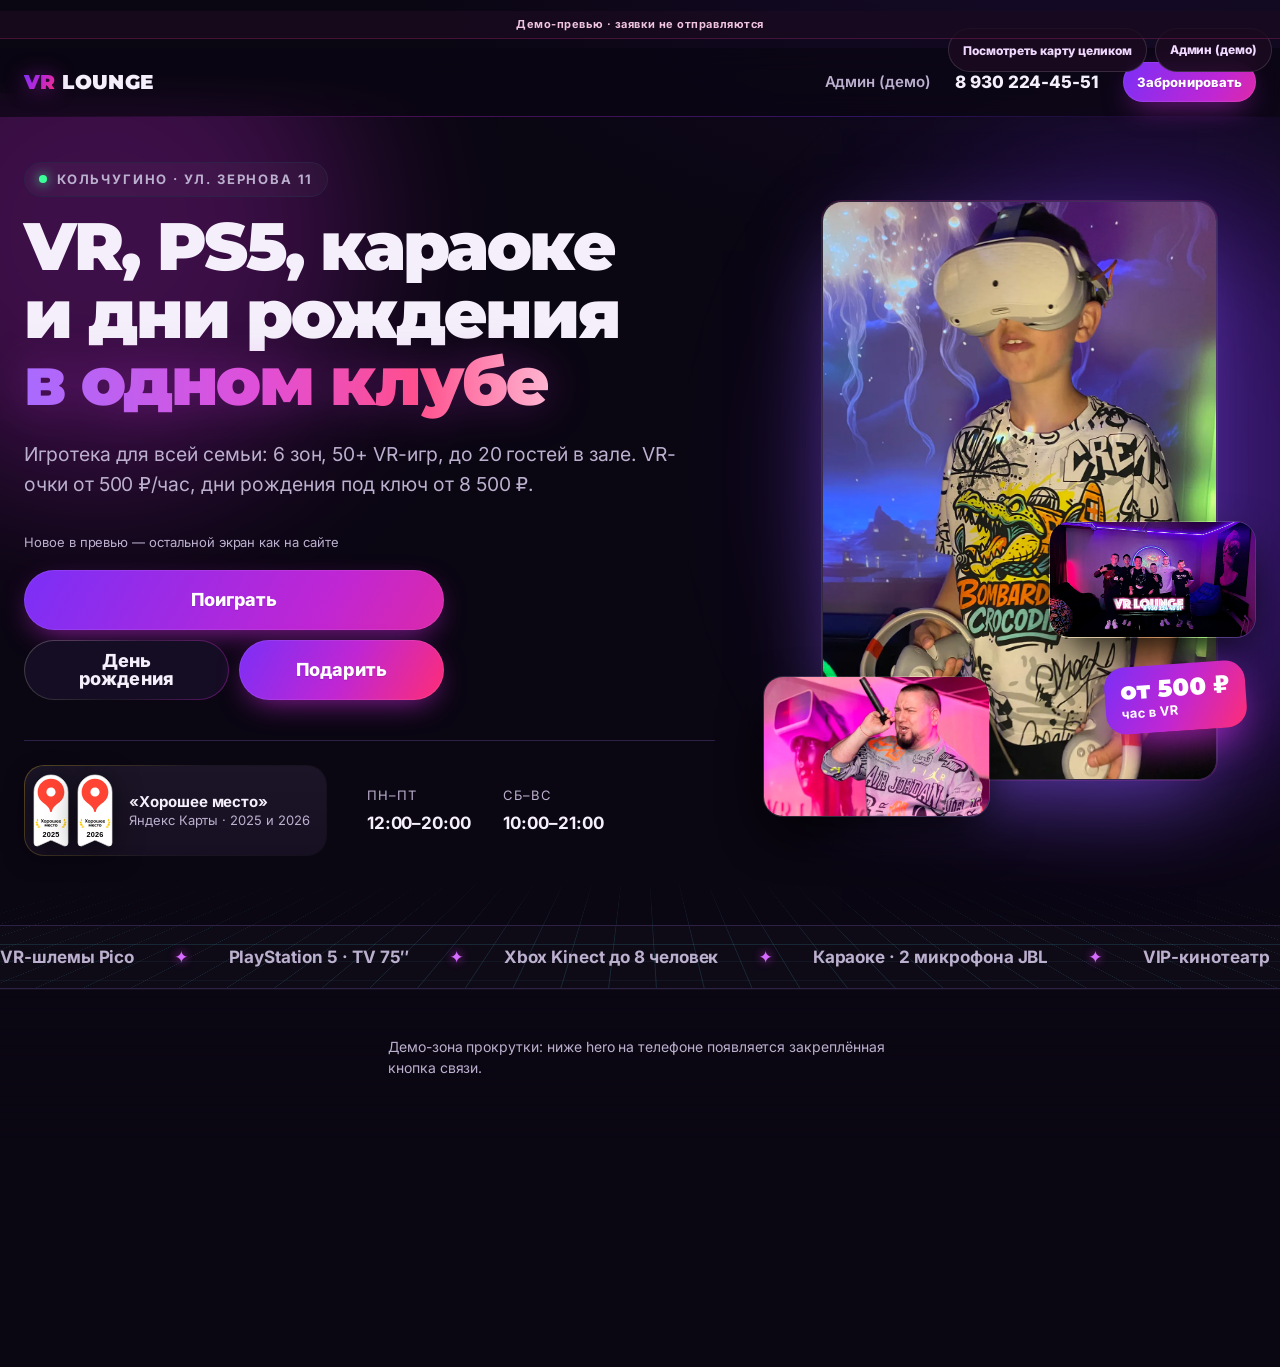
<file: preview/gift-card-mockup/index.html>
<!doctype html>
<html lang="ru" class="js">
<head>
  <meta charset="utf-8">
  <meta name="viewport" content="width=device-width, initial-scale=1, viewport-fit=cover">
  <meta name="color-scheme" content="dark">
  <meta name="robots" content="noindex, nofollow">
  <meta name="theme-color" content="#0a0612">
  <title>PREVIEW · VR Lounge — подарочная карта</title>
  <link rel="icon" href="../../img/favicon.svg" type="image/svg+xml">
  <link rel="preload" as="image" href="../../img/hero-collage.webp">
  <link rel="preload" as="font" type="font/woff2" href="../../fonts/mont-cyr.woff2" crossorigin>
  <link rel="preload" as="font" type="font/woff2" href="../../fonts/inter-cyr.woff2" crossorigin>
  <link rel="stylesheet" href="../../css/style.css">
  <link rel="stylesheet" href="css/preview-gift.css">
  <link rel="stylesheet" href="css/vrl-gift.css">
</head>
<body class="has-preview-tag">
  <p class="preview-tag" role="status">Демо-превью · заявки не отправляются</p>
  <a class="skip" href="#main">К содержимому</a>
  <header class="top" id="top">
    <div class="wrap top__in">
      <a class="logo" href="#top" aria-label="VR Lounge — наверх"><span class="logo__mark">VR</span> LOUNGE</a>
      <nav class="nav" aria-label="Разделы">
        <a href="admin-preview.html">Админ (демо)</a>
      </nav>
      <a class="top__phone" href="tel:+79302244551">8 930 224-45-51</a>
      <a class="btn btn--sm" href="tel:+79302244551" data-book>Забронировать</a>
    </div>
  </header>

  <main id="main" class="preview-hero">
    <section class="hero" aria-labelledby="h1">
      <div class="hero__bg" aria-hidden="true"><span class="hero__photo"></span><span class="orb orb--a"></span><span class="orb orb--b"></span><span class="grid-floor"></span></div>
      <div class="wrap hero__in">
        <div class="hero__copy">
          <div class="hero__first">
            <picture class="hero__art" aria-hidden="true">
              <source media="(max-width:700px)" srcset="../../img/hero-collage-600.webp 600w, ../../img/hero-collage.webp 900w" sizes="(max-width:700px) 120vw">
              <img src="../../img/hero-collage.webp" alt="" width="900" height="1000" fetchpriority="high" decoding="async">
            </picture>
            <p class="eyebrow"><span class="dot"></span> Кольчугино · ул. Зернова 11</p>
            <h1 id="h1">VR, PS5, караоке<br>и&nbsp;дни рождения<br><span class="grad">в&nbsp;одном клубе</span></h1>
            <p class="lead">Игротека для всей семьи:<span class="lead__more"> 6&nbsp;зон, 50+ VR-игр, до&nbsp;20&nbsp;гостей в&nbsp;зале.</span> VR-очки от&nbsp;500&nbsp;₽/&#8288;час, дни рождения под&nbsp;ключ от&nbsp;8&nbsp;500&nbsp;₽.</p>
            <div class="cta">
              <div class="preview-actions" aria-label="Демо: новые входы">
                <p class="preview-note">Новое в превью — остальной экран как на сайте</p>
                <button type="button" class="btn btn--xl" data-book data-book-label="Поиграть">Поиграть</button>
                <div class="preview-actions__row">
                  <button type="button" class="btn btn--ghost btn--xl" data-book data-book-label="День рождения">День рождения</button>
                  <button type="button" class="btn btn--gift btn--xl" id="btn-gift-open">Подарить</button>
                </div>
              </div>
              <div class="msg">
                <a class="chip" href="https://wa.me/79302244551">WhatsApp</a><a class="chip" href="https://t.me/YulaAlex">Telegram</a>
                <a class="chip" href="https://vk.me/vr_lounge">ВКонтакте</a>
                <a class="chip" href="https://max.ru/u/f9LHodD0cOKSx9uuDZ-6hXAbDeN5QP3qLkAMXoGyU8OJMya8zv9ih77FB_w">MAX</a>
              </div>
              <a class="btn btn--ghost hero__alt" href="#party" hidden>Пакеты на день рождения</a>
            </div>
          </div>
          <div class="hero__meta">
            <a class="gp" href="https://yandex.ru/maps/org/vr_lounge/5361992713/reviews/" aria-label="Награда Яндекс Карт"><img src="../../img/yandex-good-place-2025.svg" alt="Хорошее место 2025" width="54" height="110"><img src="../../img/yandex-good-place-2026.svg" alt="Хорошее место 2026" width="54" height="110"><span class="gp__t"><b>«Хорошее место»</b>Яндекс Карты · 2025 и 2026</span></a>
            <dl class="hours">
              <div><dt>Пн–Пт</dt><dd>12:00–20:00</dd></div>
              <div><dt>Сб–Вс</dt><dd>10:00–21:00</dd></div>
            </dl>
          </div>
        </div>
        <div class="hero__media" data-tilt>
          <figure class="ph ph--main"><img src="../../img/gallery-guest-20.webp" alt="Ребёнок в VR-шлеме в клубе VR Lounge" width="1200" height="1600" loading="lazy"></figure>
          <figure class="ph ph--b"><img src="../../img/zone-karaoke.webp" alt="" width="800" height="500"></figure>
          <figure class="ph ph--c"><img src="../../img/gallery-guest-03.webp" alt="" width="1600" height="900"></figure>
          <div class="badge" aria-hidden="true"><b>от 500 ₽</b><span>час в VR</span></div>
        </div>
      </div>
      <div class="ticker" aria-label="Что есть в клубе" role="region"><ul class="ticker__track">
        <li>VR-шлемы Pico</li><li>PlayStation 5 · TV 75″</li><li>Xbox Kinect до 8 человек</li><li>Караоке · 2 микрофона JBL</li><li>VIP-кинотеатр</li><li>Настольные игры и мафия</li><li>Проектор 4K</li>
      </ul></div>
    </section>
    <section class="preview-scroll-spacer" aria-hidden="true" id="preview-scroll-spacer">
      <div class="wrap preview-scroll-spacer__in">
        <p>Демо-зона прокрутки: ниже hero на телефоне появляется закреплённая кнопка связи.</p>
      </div>
    </section>
  </main>
  <nav class="preview-demo-bar" aria-label="Инструменты демо">
    <button type="button" class="preview-demo-bar__btn" id="btn-view-full-card">Посмотреть карту целиком</button>
    <a class="preview-demo-bar__link" href="admin-preview.html">Админ (демо)</a>
  </nav>
  <div class="card-lightbox" id="card-lightbox" role="dialog" aria-modal="true" aria-labelledby="card-lightbox-h" hidden>
    <div class="card-lightbox__back" data-card-lb-close></div>
    <div class="card-lightbox__panel">
      <button type="button" class="card-lightbox__x" data-card-lb-close aria-label="Закрыть">×</button>
      <h2 class="visually-hidden" id="card-lightbox-h">Подарочная карта — образец Premium v2</h2>
      <div class="card-lightbox__stage" id="card-lightbox-mount"></div>
    </div>
  </div>
  <div class="vrl-gift__toast" id="vrl-gift-toast" role="status" hidden></div>

  <div class="bs" id="bs" role="dialog" aria-modal="true" aria-labelledby="bs-h" hidden>
    <div class="bs__back" data-bs-close></div>
    <div class="bs__box">
      <div class="bs__grab" aria-hidden="true"></div>
      <button type="button" class="bs__x" data-bs-close aria-label="Закрыть"><svg viewBox="0 0 24 24" aria-hidden="true"><path d="M6 6l12 12M18 6 6 18"/></svg></button>
      <p class="kicker bs__k">Бронирование · Юлия</p>
      <h2 class="bs__h" id="bs-h">Как удобнее связаться?</h2>
      <p class="bs__ctx" hidden></p>
      <p class="bs__lead">Подскажем свободное время и поможем выбрать праздник. Отвечаем быстро.</p>
      <a class="bs__call" href="tel:+79302244551"><span class="bs__callic" aria-hidden="true"><svg class="i-phone" viewBox="0 0 24 24"><path d="M22 16.92v3a2 2 0 0 1-2.18 2 19.8 19.8 0 0 1-8.63-3.07 19.5 19.5 0 0 1-6-6A19.8 19.8 0 0 1 2.12 4.18 2 2 0 0 1 4.11 2h3a2 2 0 0 1 2 1.72c.13.96.36 1.9.7 2.81a2 2 0 0 1-.45 2.11L8.09 9.91a16 16 0 0 0 6 6l1.27-1.27a2 2 0 0 1 2.11-.45c.91.34 1.85.57 2.81.7A2 2 0 0 1 22 16.92z"/></svg></span><span class="bs__calltx"><b>Позвонить</b><span class="bs__num">8 930 224-45-51</span></span><span class="bs__arr" aria-hidden="true">→</span></a>
      <div class="bs__grid">
        <a class="bs__opt bs__opt--wa" href="https://wa.me/79302244551" target="_blank" rel="noopener"><span class="bs__ic" aria-hidden="true"><svg viewBox="0 0 24 24"><circle cx="12" cy="12" r="12" fill="#25D366"/></svg></span><b>WhatsApp</b></a>
        <a class="bs__opt bs__opt--tg" href="https://t.me/YulaAlex" target="_blank" rel="noopener"><span class="bs__ic" aria-hidden="true"><svg viewBox="0 0 24 24"><path fill="#26A5E4" d="M12 0a12 12 0 1 0 0 24 12 12 0 0 0 0-24z"/></svg></span><b>Telegram</b></a>
        <a class="bs__opt bs__opt--vk" href="https://vk.me/vr_lounge" target="_blank" rel="noopener"><span class="bs__ic" aria-hidden="true"><svg viewBox="0 0 24 24"><path fill="#0077FF" d="M12 0a12 12 0 1 0 0 24 12 12 0 0 0 0-24z"/></svg></span><b>ВКонтакте</b></a>
        <a class="bs__opt bs__opt--mx" href="https://max.ru/u/f9LHodD0cOKSx9uuDZ-6hXAbDeN5QP3qLkAMXoGyU8OJMya8zv9ih77FB_w" target="_blank" rel="noopener"><span class="bs__ic" aria-hidden="true"><svg viewBox="0 0 24 24"><rect fill="#8b5cff" width="24" height="24" rx="12"/></svg></span><b>Max</b></a>
      </div>
      <p class="bs__hint">Кольчугино, ул. Зернова 11, ТЦ «ТРИО» · Пн–Пт 12–20, Сб–Вс 10–21</p>
    </div>
  </div>

  <div class="bs bs--gift" id="gift-bs" role="dialog" aria-modal="true" aria-labelledby="gift-bs-h" hidden>
    <div class="bs__back" data-gift-close></div>
    <div class="bs__box">
      <div class="bs__gift-scroll">
        <div class="bs__grab" aria-hidden="true"></div>
        <button type="button" class="bs__x" data-gift-close aria-label="Закрыть"><svg viewBox="0 0 24 24" aria-hidden="true"><path d="M6 6l12 12M18 6 6 18"/></svg></button>
        <p class="kicker bs__k">Подарок · VR Lounge</p>
        <h2 class="bs__h" id="gift-bs-h">Подарочная карта</h2>
        <p class="bs__lead">Укажите номинал и телефон — администратор перезвонит, уточнит детали и поможет оформить сертификат. В демо заявка никуда не уходит.</p>
        <div class="gift-form">
          <div class="gift-sheet-card">
            <div class="vrl-gift" id="gift-sheet-card" data-vrl-gift data-vrl-mode="sheet">
              <div class="vrl-gift__scene">
                <div class="vrl-gift__tilt">
                  <div class="vrl-gift__card" tabindex="0" aria-label="Подарочная карта VR Lounge. Enter или пробел — перевернуть.">
                    <div class="vrl-gift__face vrl-gift__front">
                      <div class="vrl-gift__halo" aria-hidden="true"></div>
                      <div class="vrl-gift__stars" aria-hidden="true"></div>
                      <div class="vrl-gift__topmark">PRIVATE GIFT / 01</div>
                      <img class="vrl-gift__portrait" src="img/david-vr-v2.png" alt="" width="640" height="980" decoding="async">
                      <div class="vrl-gift__info">
                        <div class="vrl-gift__brand">VR LOUNGE</div>
                        <div class="vrl-gift__sub">ПОДАРОЧНАЯ КАРТА</div>
                        <div class="vrl-gift__amount"><b data-vrl-amount id="card-amount">3 000</b> <span>₽</span></div>
                        <div class="vrl-gift__holder">
                          <div class="vrl-gift__label">ТОЛЬКО ДЛЯ ВАС</div>
                          <div class="vrl-gift__name" data-vrl-name id="card-recipient"><span class="given">ДАВИД МИКЕЛАНДЖЕЛОВИЧ</span><span class="family">БУОНОРОТТИ</span></div>
                        </div>
                      </div>
                      <div class="vrl-gift__micro">ДРУГОЕ ИЗМЕРЕНИЕ</div>
                      <div class="vrl-gift__bottom"><span class="vrl-gift__serial" data-vrl-number id="card-serial">VRL 007</span></div>
                      <div class="vrl-gift__glint" aria-hidden="true"></div>
                      <div class="vrl-gift__rim" aria-hidden="true"></div>
                    </div>
                    <div class="vrl-gift__face vrl-gift__back" aria-hidden="true">
                      <div class="vrl-gift__backhead">
                        <div class="vrl-gift__brand">VR LOUNGE</div>
                        <span class="vrl-gift__backhead-note">VR, PS5, Kinect-танцы, караоке и лучшие дни рождения в одном клубе</span>
                      </div>
                      <div class="vrl-gift__rule"></div>
                      <div class="vrl-gift__backgrid">
                        <div>
                          <h3>ВАШЕ МЕСТО ВСТРЕЧИ</h3>
                          <p class="vrl-gift__address">Кольчугино<br>ул. Зернова 11<br>ТЦ «ТРИО»</p>
                          <p>Запись и вопросы<br>+7 930 224-45-51</p>
                          <span class="vrl-gift__specimen">ОБРАЗЕЦ · НЕ АКТИВИРОВАН</span>
                        </div>
                        <div>
                          <h3>КАК ИСПОЛЬЗОВАТЬ</h3>
                          <p>Свяжитесь с администратором и согласуйте дату и развлечения. При записи назовите номер карты.<br><br>Номинал, остаток и условия подтверждает администратор.</p>
                        </div>
                      </div>
                      <div class="vrl-gift__backfoot">
                        <a href="https://vr-lounge.ru/" tabindex="-1" target="_blank" rel="noopener">vr-lounge.ru</a>
                        <span data-vrl-number-back>VRL 007</span>
                      </div>
                      <div class="vrl-gift__glint" aria-hidden="true"></div>
                      <div class="vrl-gift__rim" aria-hidden="true"></div>
                    </div>
                  </div>
                </div>
              </div>
            </div>
          </div>
          <form id="gift-form" novalidate>
          <div class="field">
            <label for="gift-amount">Номинал</label>
            <div class="amount-row">
              <button type="button" class="amount-btn" id="amount-minus" aria-label="Минус 1000">−</button>
              <input class="amount-input" id="gift-amount" inputmode="numeric" autocomplete="off" value="3000" aria-describedby="amount-error">
              <button type="button" class="amount-btn" id="amount-plus" aria-label="Плюс 1000">+</button>
            </div>
            <div class="chips" role="group" aria-label="Пресеты">
              <button type="button" class="chip" data-amount-chip="1000">1 000</button>
              <button type="button" class="chip" data-amount-chip="2000">2 000</button>
              <button type="button" class="chip" data-amount-chip="3000" aria-pressed="true">3 000</button>
              <button type="button" class="chip" data-amount-chip="5000">5 000</button>
              <button type="button" class="chip" data-amount-chip="10000">10 000</button>
              <button type="button" class="chip" data-amount-chip="20000">20 000</button>
            </div>
            <p class="field__err" id="amount-error" role="alert"></p>
          </div>
          <div class="field">
            <label for="gift-phone">Телефон для связи</label>
            <input id="gift-phone" type="tel" inputmode="tel" placeholder="+7 …" autocomplete="tel" aria-describedby="phone-hint phone-error">
            <small id="phone-hint">Перезвоним, чтобы подтвердить заявку на сертификат — не для оплаты в демо.</small>
            <p class="field__err" id="phone-error" role="alert"></p>
          </div>
          <div class="field">
            <label for="gift-recipient-input">Имя получателя</label>
            <input id="gift-recipient-input" type="text" maxlength="70" placeholder="ДАВИД МИКЕЛАНДЖЕЛОВИЧ БУОНОРОТТИ" autocomplete="name" value="" aria-describedby="recipient-hint">
            <small id="recipient-hint">Порядок: имя, отчество, фамилия</small>
          </div>
        </form>
          <div class="gift-success" id="gift-success" tabindex="-1" data-gift-state="demo" hidden>
            <h3 id="gift-success-title">Демо: заявка никуда не отправлена</h3>
            <p id="gift-success-body">Это превью без CRM, оплаты и выпуска сертификата. Для реальной покупки позвоните <a href="tel:+79302244551">+7 930 224-45-51</a>.</p>
          </div>
          <p class="gift-form-status" id="gift-form-status" role="status" aria-live="polite"></p>
        </div>
      </div>
      <div class="bs__gift-foot" id="gift-sheet-foot">
        <button type="submit" class="btn btn--xl" id="gift-submit" form="gift-form">Оставить заявку на сертификат</button>
        <p class="bs__demo">Демонстрация — заявка не отправляется</p>
      </div>
    </div>
  </div>

  <div class="callbar"><a class="btn" href="tel:+79302244551" data-book><svg class="i-phone" aria-hidden="true" viewBox="0 0 24 24"><path d="M22 16.92v3a2 2 0 0 1-2.18 2 19.8 19.8 0 0 1-8.63-3.07 19.5 19.5 0 0 1-6-6A19.8 19.8 0 0 1 2.12 4.18 2 2 0 0 1 4.11 2h3a2 2 0 0 1 2 1.72c.13.96.36 1.9.7 2.81a2 2 0 0 1-.45 2.11L8.09 9.91a16 16 0 0 0 6 6l1.27-1.27a2 2 0 0 1 2.11-.45c.91.34 1.85.57 2.81.7A2 2 0 0 1 22 16.92z"/></svg>Позвонить или написать</a></div>

  <script src="js/preview.js" defer></script>
</body>
</html>
</file>
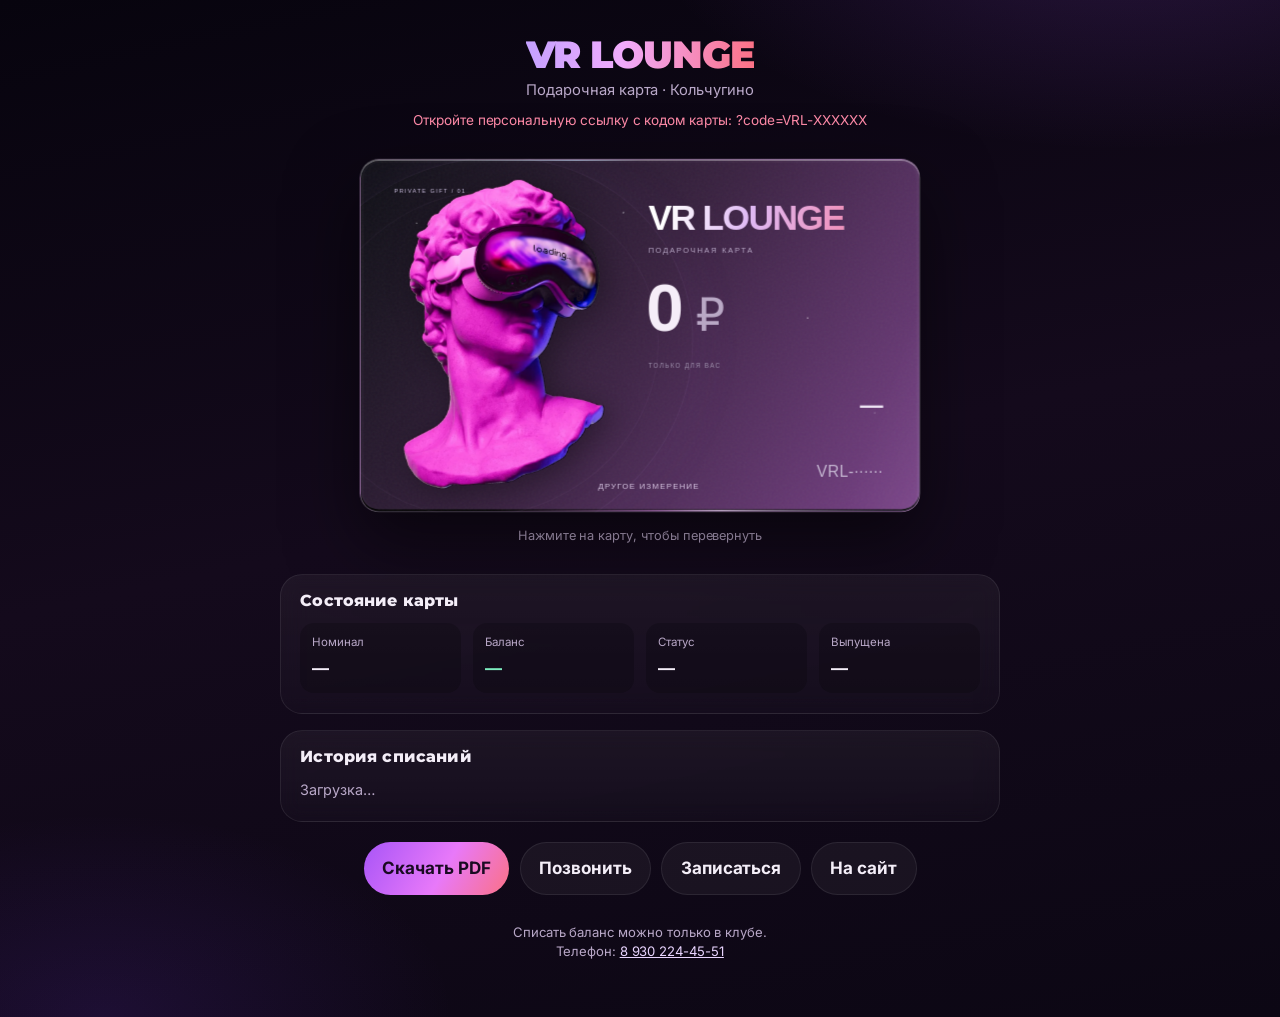
<file: gift.html>
<!doctype html>
<html lang="ru">
<head>
  <meta charset="utf-8">
  <meta name="viewport" content="width=device-width, initial-scale=1, viewport-fit=cover">
  <meta name="color-scheme" content="dark">
  <meta name="robots" content="noindex, nofollow">
  <meta name="theme-color" content="#07040e">
  <title>VR LOUNGE · Подарочная карта</title>
  <meta name="author" content="VR Lounge">
  <meta name="subject" content="Подарочная карта VR Lounge">
  <meta name="keywords" content="VR Lounge, подарочная карта, Кольчугино">
  <meta property="og:title" content="Подарочная карта · VR Lounge">
  <meta property="og:site_name" content="VR Lounge">
  <meta name="description" content="Персональная подарочная карта VR Lounge: баланс, история и запись в клуб.">
  <link rel="icon" href="img/favicon.svg" type="image/svg+xml">
  <link rel="preload" as="font" type="font/woff2" href="fonts/mont-cyr.woff2" crossorigin>
  <link rel="preload" as="font" type="font/woff2" href="fonts/inter-cyr.woff2" crossorigin>
  <link rel="stylesheet" href="css/style.css">
  <link rel="stylesheet" href="css/gift.css">
  <link rel="stylesheet" href="css/vrl-gift.css">
  <link rel="stylesheet" href="css/gift-page.css?v=20261109-print">
</head>
<body class="gift-page">
  <main class="gp-wrap">
    <header class="gp-brand gp-no-print">
      <div class="gp-brand__mark">VR LOUNGE</div>
      <p class="gp-brand__sub">Подарочная карта · Кольчугино</p>
      <p class="gp-status" id="loadStatus">Загрузка карты…</p>
    </header>

    <div class="gp-print-sheet" aria-hidden="true">
      <div class="gp-print-sheet__brand">VR LOUNGE</div>
      <p class="gp-print-sheet__meta" id="printMeta">Подарочная карта · Кольчугино</p>
    </div>

    <section class="gp-card-stage" aria-label="Цифровая подарочная карта">
      <div class="vrl-gift vrl-gift--amethyst vrl-gift--full" id="public-gift-card" data-vrl-gift data-vrl-mode="page">
        <div class="vrl-gift__scene">
          <div class="vrl-gift__tilt">
            <div class="vrl-gift__card" tabindex="0" role="button" aria-pressed="false" aria-label="Подарочная карта VR Lounge. Нажмите, чтобы перевернуть.">
              <div class="vrl-gift__face vrl-gift__front">
                <div class="vrl-gift__halo" aria-hidden="true"></div>
                <div class="vrl-gift__stars" aria-hidden="true"></div>
                <div class="vrl-gift__topmark">PRIVATE GIFT / 01</div>
                <img class="vrl-gift__portrait" src="img/david-vr-v2.png" alt="" width="640" height="980" decoding="async">
                <div class="vrl-gift__info">
                  <div class="vrl-gift__brand">VR LOUNGE</div>
                  <div class="vrl-gift__sub">ПОДАРОЧНАЯ КАРТА</div>
                  <div class="vrl-gift__amount"><b data-vrl-amount>0</b> <span>₽</span></div>
                  <div class="vrl-gift__holder">
                    <div class="vrl-gift__label">ТОЛЬКО ДЛЯ ВАС</div>
                    <div class="vrl-gift__name" data-vrl-name><span class="family">—</span></div>
                  </div>
                </div>
                <div class="vrl-gift__micro">ДРУГОЕ ИЗМЕРЕНИЕ</div>
                <div class="vrl-gift__bottom"><span class="vrl-gift__serial" data-vrl-number>VRL-······</span></div>
                <div class="vrl-gift__glint" aria-hidden="true"></div>
                <div class="vrl-gift__rim" aria-hidden="true"></div>
              </div>
              <div class="vrl-gift__face vrl-gift__back" aria-hidden="true">
                <div class="vrl-gift__backhead">
                  <div class="vrl-gift__brand">VR LOUNGE</div>
                  <span class="vrl-gift__backhead-note">VR, PS5, Kinect-танцы, караоке и дни рождения в одном клубе</span>
                </div>
                <div class="vrl-gift__rule"></div>
                <div class="vrl-gift__backgrid">
                  <div>
                    <h3>ВАШЕ МЕСТО ВСТРЕЧИ</h3>
                    <p class="vrl-gift__address">Кольчугино<br>ул. Зернова 11<br>ТЦ «ТРИО»</p>
                    <p>Запись и вопросы<br>+7 930 224-45-51</p>
                    <span class="vrl-gift__specimen" id="cardSpecimen">БАЛАНС</span>
                  </div>
                  <div>
                    <h3>КАК ИСПОЛЬЗОВАТЬ</h3>
                    <p>Назовите номер карты администратору при записи. Списание делает только клуб — на этой странице баланс только для просмотра.</p>
                  </div>
                </div>
                <div class="vrl-gift__backfoot">
                  <a href="https://vr-lounge.ru/" tabindex="-1" target="_blank" rel="noopener">vr-lounge.ru</a>
                  <span data-vrl-number-back>VRL-······</span>
                </div>
                <div class="vrl-gift__glint" aria-hidden="true"></div>
                <div class="vrl-gift__rim" aria-hidden="true"></div>
              </div>
            </div>
          </div>
        </div>
      </div>
      <p class="gp-hint gp-no-print">Нажмите на карту, чтобы перевернуть</p>
    </section>

    <section class="gp-panel" aria-label="Баланс и статус">
      <h2>Состояние карты</h2>
      <div class="gp-stats">
        <div class="gp-stat">
          <span class="gp-stat__label">Номинал</span>
          <span class="gp-stat__value" id="statFace">—</span>
        </div>
        <div class="gp-stat">
          <span class="gp-stat__label">Баланс</span>
          <span class="gp-stat__value is-balance" id="statBalance">—</span>
        </div>
        <div class="gp-stat">
          <span class="gp-stat__label">Статус</span>
          <span class="gp-stat__value" id="statStatus">—</span>
        </div>
        <div class="gp-stat">
          <span class="gp-stat__label">Выпущена</span>
          <span class="gp-stat__value" id="statIssued">—</span>
        </div>
      </div>
    </section>

    <section class="gp-panel" aria-label="История операций">
      <h2>История списаний</h2>
      <div class="gp-ledger" id="ledgerList">
        <p class="gp-empty">Загрузка…</p>
      </div>
    </section>

    <div class="gp-actions gp-no-print">
      <button type="button" class="gp-btn gp-btn--primary" id="btnPrint">Скачать PDF</button>
      <a class="gp-btn gp-btn--ghost" id="btnCall" href="tel:+79302244551">Позвонить</a>
      <a class="gp-btn gp-btn--ghost" id="btnBook" href="tel:+79302244551" data-book data-book-label="По подарочной карте">Записаться</a>
      <a class="gp-btn gp-btn--ghost" id="btnSite" href="https://vr-lounge.github.io/vr-lounge-redesign/">На сайт</a>
    </div>

    <p class="gp-foot gp-no-print">
      Списать баланс можно только в клубе.<br>
      Телефон: <a id="phoneHuman" href="tel:+79302244551">8 930 224-45-51</a>
    </p>

    <p class="gp-print-foot" id="printFoot" aria-hidden="true">
      Кольчугино, ул. Зернова 11, ТЦ «ТРИО» · +7 930 224-45-51 · vr-lounge.ru
    </p>
  </main>
  <div class="bs" id="bs" role="dialog" aria-modal="true" aria-labelledby="bs-h" hidden>
    <div class="bs__back" data-bs-close></div>
    <div class="bs__box">
      <div class="bs__grab" aria-hidden="true"></div>
      <button type="button" class="bs__x" data-close data-bs-close aria-label="Закрыть"><svg viewBox="0 0 24 24" aria-hidden="true"><path d="M6 6l12 12M18 6 6 18"/></svg></button>
      <p class="kicker bs__k">Бронирование · Юлия</p>
      <h2 class="bs__h" id="bs-h">Как удобнее связаться?</h2>
      <p class="bs__ctx" hidden></p>
      <p class="bs__lead">Подскажем свободное время и поможем выбрать праздник. Отвечаем быстро.</p>
      <a class="bs__call" href="tel:+79302244551"><span class="bs__callic" aria-hidden="true"><svg class="i-phone" viewBox="0 0 24 24"><path d="M22 16.92v3a2 2 0 0 1-2.18 2 19.8 19.8 0 0 1-8.63-3.07 19.5 19.5 0 0 1-6-6A19.8 19.8 0 0 1 2.12 4.18 2 2 0 0 1 4.11 2h3a2 2 0 0 1 2 1.72c.13.96.36 1.9.7 2.81a2 2 0 0 1-.45 2.11L8.09 9.91a16 16 0 0 0 6 6l1.27-1.27a2 2 0 0 1 2.11-.45c.91.34 1.85.57 2.81.7A2 2 0 0 1 22 16.92z"/></svg></span><span class="bs__calltx"><b>Позвонить</b><span class="bs__num">8 930 224-45-51</span></span><span class="bs__arr" aria-hidden="true">→</span></a>
      <div class="bs__grid">
        <a class="bs__opt bs__opt--wa" href="https://wa.me/79302244551" target="_blank" rel="noopener"><span class="bs__ic" aria-hidden="true"><svg viewBox="0 0 24 24"><circle cx="12" cy="12" r="12" fill="#25D366"/><path fill="none" stroke="#fff" stroke-width="2.6" stroke-linecap="round" stroke-linejoin="round" transform="translate(6.3 6.3) scale(.475)" d="M22 16.92v3a2 2 0 0 1-2.18 2 19.8 19.8 0 0 1-8.63-3.07 19.5 19.5 0 0 1-6-6A19.8 19.8 0 0 1 2.12 4.18 2 2 0 0 1 4.11 2h3a2 2 0 0 1 2 1.72c.13.96.36 1.9.7 2.81a2 2 0 0 1-.45 2.11L8.09 9.91a16 16 0 0 0 6 6l1.27-1.27a2 2 0 0 1 2.11-.45c.91.34 1.85.57 2.81.7A2 2 0 0 1 22 16.92z"/></svg></span><b>WhatsApp</b></a>
        <a class="bs__opt bs__opt--tg" href="https://t.me/YulaAlex" target="_blank" rel="noopener"><span class="bs__ic" aria-hidden="true"><svg viewBox="0 0 24 24"><path fill="#26A5E4" d="M11.944 0A12 12 0 0 0 0 12a12 12 0 0 0 12 12 12 12 0 0 0 12-12A12 12 0 0 0 12 0a12 12 0 0 0-.056 0zm4.962 7.224c.1-.002.321.023.465.14a.506.506 0 0 1 .171.325c.016.093.036.306.02.472-.18 1.898-.962 6.502-1.36 8.627-.168.9-.499 1.201-.82 1.23-.696.065-1.225-.46-1.9-.902-1.056-.693-1.653-1.124-2.678-1.8-1.185-.78-.417-1.21.258-1.91.177-.184 3.247-2.977 3.307-3.23.007-.032.014-.15-.056-.212s-.174-.041-.249-.024c-.106.024-1.793 1.14-5.061 3.345-.48.33-.913.49-1.302.48-.428-.008-1.252-.241-1.865-.44-.752-.245-1.349-.374-1.297-.789.027-.216.325-.437.893-.663 3.498-1.524 5.83-2.529 6.998-3.014 3.332-1.386 4.025-1.627 4.476-1.635z"/></svg></span><b>Telegram</b></a>
        <a class="bs__opt bs__opt--vk" href="https://vk.me/vr_lounge" target="_blank" rel="noopener"><span class="bs__ic" aria-hidden="true"><svg viewBox="0 0 24 24"><path fill="#0077FF" d="m9.489.004.729-.003h3.564l.73.003.914.01.433.007.418.011.403.014.388.016.374.021.36.025.345.03.333.033c1.74.196 2.933.616 3.833 1.516.9.9 1.32 2.092 1.516 3.833l.034.333.029.346.025.36.02.373.025.588.012.41.013.644.009.915.004.98-.001 3.313-.003.73-.01.914-.007.433-.011.418-.014.403-.016.388-.021.374-.025.36-.03.345-.033.333c-.196 1.74-.616 2.933-1.516 3.833-.9.9-2.092 1.32-3.833 1.516l-.333.034-.346.029-.36.025-.373.02-.588.025-.41.012-.644.013-.915.009-.98.004-3.313-.001-.73-.003-.914-.01-.433-.007-.418-.011-.403-.014-.388-.016-.374-.021-.36-.025-.345-.03-.333-.033c-1.74-.196-2.933-.616-3.833-1.516-.9-.9-1.32-2.092-1.516-3.833l-.034-.333-.029-.346-.025-.36-.02-.373-.025-.588-.012-.41-.013-.644-.009-.915-.004-.98.001-3.313.003-.73.01-.914.007-.433.011-.418.014-.403.016-.388.021-.374.025-.36.03-.345.033-.333c.196-1.74.616-2.933 1.516-3.833.9-.9 2.092-1.32 3.833-1.516l.333-.034.346-.029.36-.025.373-.02.588-.025.41-.012.644-.013.915-.009ZM6.79 7.3H4.05c.13 6.24 3.25 9.99 8.72 9.99h.31v-3.57c2.01.2 3.53 1.67 4.14 3.57h2.84c-.78-2.84-2.83-4.41-4.11-5.01 1.28-.74 3.08-2.54 3.51-4.98h-2.58c-.56 1.98-2.22 3.78-3.8 3.95V7.3H10.5v6.92c-1.6-.4-3.62-2.34-3.71-6.92Z"/></svg></span><b>ВКонтакте</b></a>
        <a class="bs__opt bs__opt--mx" href="https://max.ru/u/f9LHodD0cOKSx9uuDZ-6hXAbDeN5QP3qLkAMXoGyU8OJMya8zv9ih77FB_w" target="_blank" rel="noopener"><span class="bs__ic" aria-hidden="true"><svg viewBox="0 0 24 24"><defs><linearGradient id="mxg" x1="0" y1="0" x2="1" y2="1"><stop offset="0" stop-color="#3fb6ff"/><stop offset=".55" stop-color="#5b5bff"/><stop offset="1" stop-color="#b44bff"/></linearGradient></defs><path fill="url(#mxg)" d="M12 1C5.9 1 1 5.7 1 11.9c0 4.3.9 6.4 1 9.5 0 1.8 3.2.9 4.5-.4.1-.1.3-.1.4 0 1.6 1.1 2.6 1.4 4.7 1.4C17.5 22.4 23 17.6 23 11.6 23 5.6 18.1 1 12 1z"/><path fill="#fff" d="M7.3 15.6V8.4h1.6l3.1 4 3.1-4h1.6v7.2h-1.8v-4.4L12 14.6l-2.9-3.4v4.4z"/></svg></span><b>Max</b></a>
      </div>
      <p class="bs__hint">Кольчугино, ул. Зернова 11, ТЦ «ТРИО» · Пн–Пт 12–20, Сб–Вс 10–21</p>
    </div>
  </div>
  <script src="js/book.js" defer></script>
  <script src="js/gift-page.js?v=20261109-meta" defer></script>
</body>
</html>
</file>
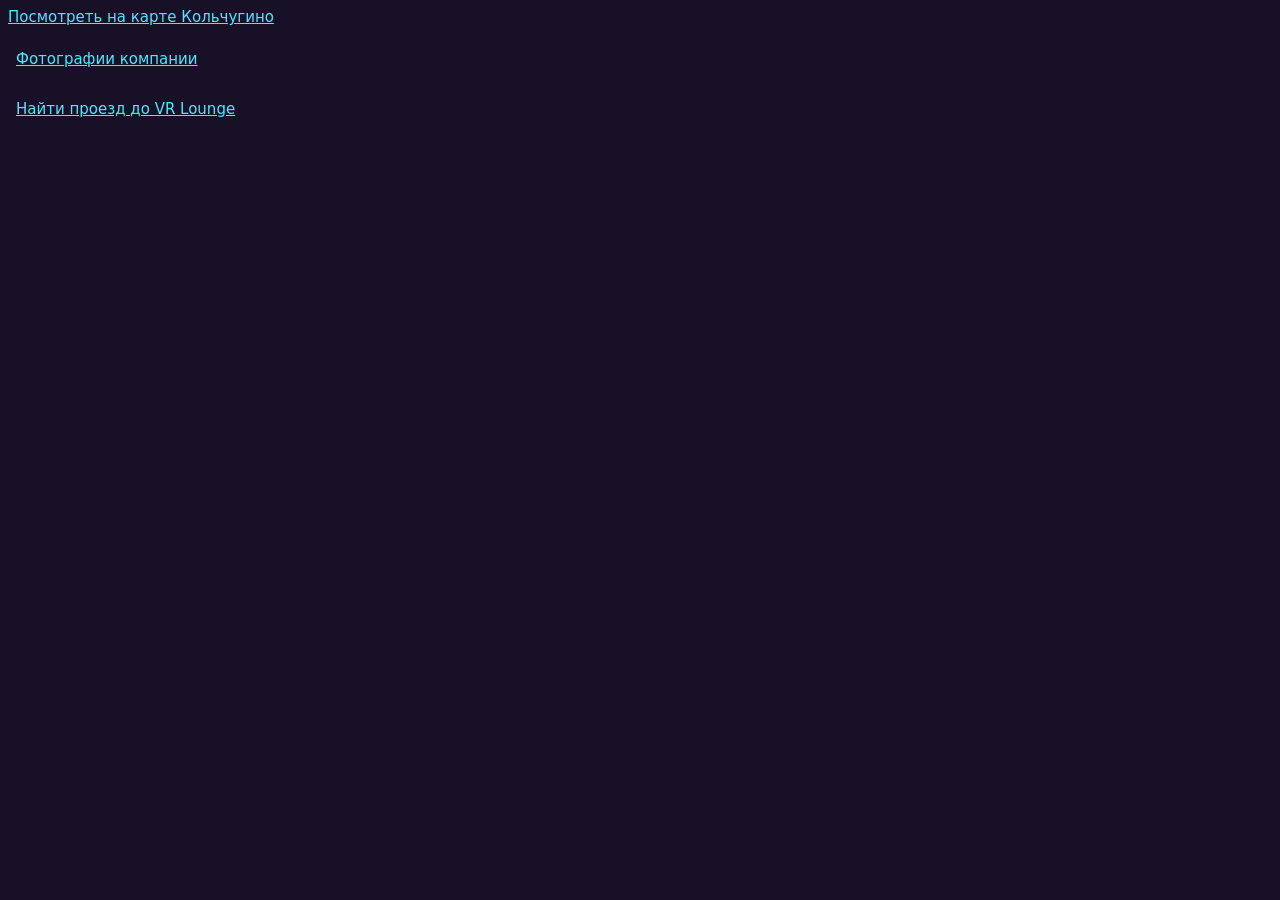
<file: map-2gis.html>
<!doctype html>
<html lang="ru"><head><meta charset="utf-8"><meta name="robots" content="noindex, nofollow"><meta name="viewport" content="width=device-width, initial-scale=1">
<title>VR Lounge на карте 2ГИС</title>
<style>html,body{margin:0;height:100%;background:#181026;overflow:hidden;font:15px system-ui,sans-serif}iframe{display:block;width:100%!important;height:100%!important;border:0!important}.dg-widget-link,.dg-widget-link a{color:#4de8ff;padding:8px;display:block}</style>
</head><body>
<!-- Официальный код виджета 2ГИС (firmsonmap), фирма 70000001105561092; изменены только width/height на 100% и http→https -->
<a class="dg-widget-link" target="_blank" rel="noopener" href="https://2gis.ru/kolchugino/firm/70000001105561092/center/39.38087940216065,56.303562955449664/zoom/16?utm_medium=widget-source&utm_campaign=firmsonmap&utm_source=bigMap">Посмотреть на карте Кольчугино</a><div class="dg-widget-link"><a target="_blank" rel="noopener" href="https://2gis.ru/kolchugino/firm/70000001105561092/photos/70000001105561092/center/39.38087940216065,56.303562955449664/zoom/17?utm_medium=widget-source&utm_campaign=firmsonmap&utm_source=photos">Фотографии компании</a></div><div class="dg-widget-link"><a target="_blank" rel="noopener" href="https://2gis.ru/kolchugino/center/39.380878,56.302608/zoom/16/routeTab/rsType/bus/to/39.380878,56.302608╎VR Lounge?utm_medium=widget-source&utm_campaign=firmsonmap&utm_source=route">Найти проезд до VR Lounge</a></div><script charset="utf-8" src="https://widgets.2gis.com/js/DGWidgetLoader.js"></script><script charset="utf-8">new DGWidgetLoader({"width":"100%","height":"100%","borderColor":"#a3a3a3","pos":{"lat":56.303562955449664,"lon":39.38087940216065,"zoom":16},"opt":{"city":"kolchugino"},"org":[{"id":"70000001105561092"}]});</script><noscript style="color:#c00;font-size:16px;font-weight:bold;">Виджет карты использует JavaScript. Включите его в настройках вашего браузера.</noscript>
</body></html>
</file>
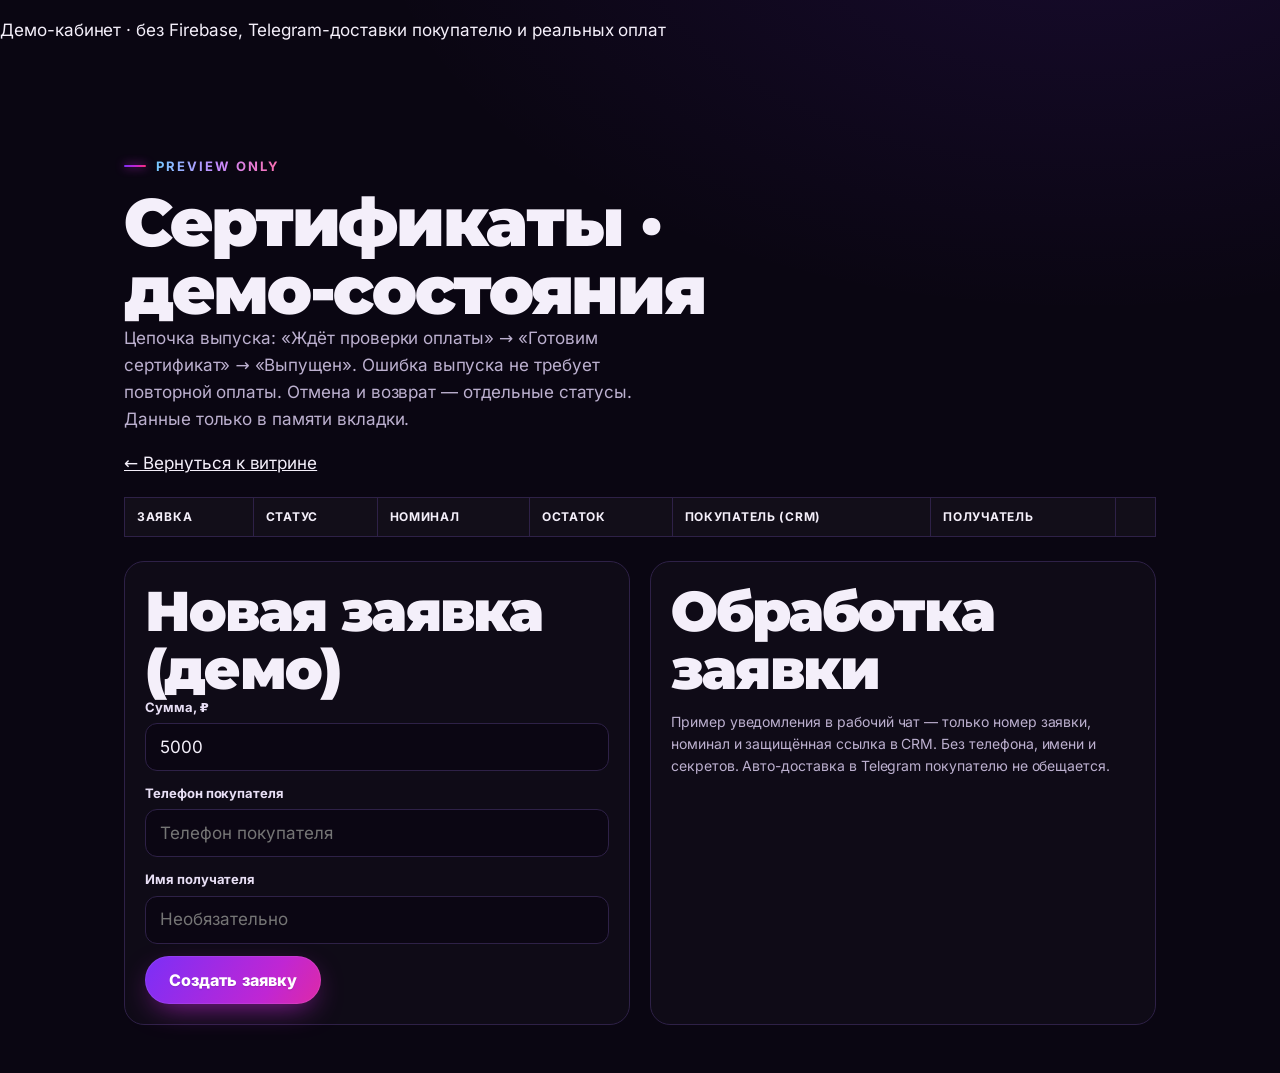
<file: preview/gift-card-mockup/admin-preview.html>
<!doctype html>
<html lang="ru">
<head>
  <meta charset="utf-8">
  <meta name="viewport" content="width=device-width, initial-scale=1">
  <meta name="robots" content="noindex, nofollow">
  <title>PREVIEW · Админ — сертификаты VR Lounge</title>
  <link rel="icon" href="../../img/favicon.svg" type="image/svg+xml">
  <link rel="stylesheet" href="../../css/style.css">
  <link rel="stylesheet" href="css/preview-gift.css">
</head>
<body>
  <p class="demo-ribbon">Демо-кабинет · без Firebase, Telegram-доставки покупателю и реальных оплат</p>
  <div class="admin">
    <p class="kicker">Preview only</p>
    <h1>Сертификаты · демо-состояния</h1>
    <p class="sec__note">Цепочка выпуска: «Ждёт проверки оплаты» → «Готовим сертификат» → «Выпущен». Ошибка выпуска не требует повторной оплаты. Отмена и возврат — отдельные статусы. Данные только в памяти вкладки.</p>
    <p><a href="index.html">← Вернуться к витрине</a></p>

    <table class="admin-table" id="cert-table">
      <thead>
        <tr>
          <th>Заявка</th>
          <th>Статус</th>
          <th>Номинал</th>
          <th>Остаток</th>
          <th>Покупатель (CRM)</th>
          <th>Получатель</th>
          <th></th>
        </tr>
      </thead>
      <tbody id="cert-tbody"></tbody>
    </table>

    <div class="admin-grid">
      <section class="admin-panel" aria-labelledby="new-h">
        <h2 id="new-h">Новая заявка (демо)</h2>
        <form id="admin-new-form">
          <div class="field">
            <label for="adm-amount">Сумма, ₽</label>
            <input id="adm-amount" type="number" min="1000" max="20000" step="1000" value="5000" required>
          </div>
          <div class="field">
            <label for="adm-phone">Телефон покупателя</label>
            <input id="adm-phone" type="tel" placeholder="Телефон покупателя" required>
          </div>
          <div class="field">
            <label for="adm-name">Имя получателя</label>
            <input id="adm-name" type="text" placeholder="Необязательно">
          </div>
          <button type="submit" class="btn">Создать заявку</button>
        </form>
      </section>
      <section class="admin-panel" aria-labelledby="issue-h">
        <h2 id="issue-h">Обработка заявки</h2>
        <p class="small">Пример уведомления в рабочий чат — только номер заявки, номинал и защищённая ссылка в CRM. Без телефона, имени и секретов. Авто-доставка в Telegram покупателю не обещается.</p>
        <div id="admin-detail" hidden>
          <p><strong id="detail-id"></strong> · <span id="detail-status"></span></p>
          <div class="tg-mock" id="tg-mock" aria-label="Пример уведомления сотруднику"></div>
          <ul class="history" id="detail-history"></ul>
          <div class="admin-actions">
            <button type="button" class="btn btn--sm" id="btn-verify-pay">Подтвердить демо-оплату</button>
            <button type="button" class="btn btn--sm" id="btn-start-issue">Готовим сертификат</button>
            <button type="button" class="btn btn--sm" id="btn-complete-issue">Выпустить (демо)</button>
            <button type="button" class="btn btn--ghost btn--sm" id="btn-issue-fail">Сбой выпуска (демо)</button>
            <button type="button" class="btn btn--ghost btn--sm" id="btn-retry-issue">Повторить выпуск</button>
            <button type="button" class="btn btn--ghost btn--sm" id="btn-partial">Списать 1 000 ₽</button>
            <button type="button" class="btn btn--ghost btn--sm" id="btn-cancel">Отмена заявки</button>
            <button type="button" class="btn btn--ghost btn--sm" id="btn-refund">Возврат (демо)</button>
          </div>
          <p style="margin-top:12px">
            <a class="btn btn--ghost btn--sm" href="artifacts/gift-card-demo.png" download="vr-lounge-gift-demo.png">Скачать DEMO PNG</a>
            <a class="btn btn--ghost btn--sm" href="artifacts/gift-card-demo.pdf" download="vr-lounge-gift-demo.pdf">Скачать DEMO PDF</a>
          </p>
        </div>
      </section>
    </div>
  </div>
  <script src="js/admin-preview.js" defer></script>
</body>
</html>
</file>
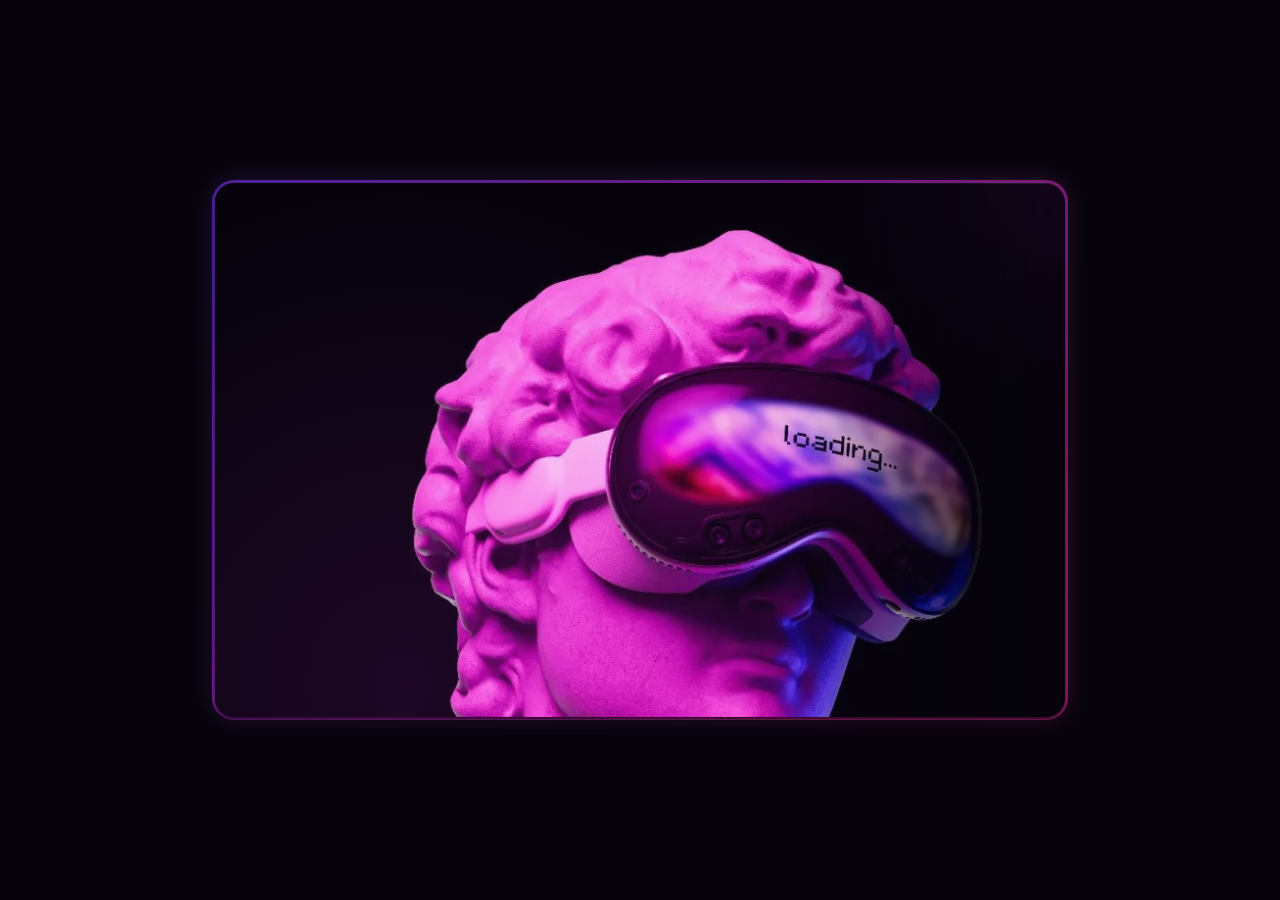
<file: preview/gift-card-mockup/gift-card-artwork-stress.html>
<!doctype html>
<html lang="ru">
<head>
  <meta charset="utf-8">
  <title>Gift card stress export</title>
  <link rel="stylesheet" href="../../css/style.css">
  <link rel="stylesheet" href="css/preview-gift.css">
  <style>
    html,body{margin:0;background:#06030c;min-height:100%;display:grid;place-items:center;padding:24px}
    .export-stage{width:856px;max-width:100%}
    .gift-card-shell{max-height:none;aspect-ratio:85.6/54;border-radius:22px;padding:3px}
    .gift-card{border-radius:19px}
    .gift-card__david{height:min(100%,340px);transform:translateX(-4%)}
    .gift-card__copy{padding:28px 20px 24px 6px}
    .gift-card__brand{font-size:30px}
    .gift-card__amount{font-size:54px}
    .gift-card__recipient{font-size:17px;-webkit-line-clamp:2}
    .gift-card__serial{font-size:10px;padding-top:6px}
  </style>
</head>
<body>
  <div class="export-stage">
    <div class="gift-card-shell">
      <div class="gift-card">
        <div class="gift-card__stars"></div>
        <div class="gift-card__wash"></div>
        <div class="gift-card__inner">
          <div class="gift-card__david-wrap">
            <img class="gift-card__david" src="../../img/hero-david.webp" width="1024" height="1024" alt="">
          </div>
          <div class="gift-card__copy">
            <span class="gift-card__demo">ДЕМО / ОБРАЗЕЦ</span>
            <div class="gift-card__label">ПОДАРОЧНАЯ КАРТА</div>
            <div class="gift-card__brand">VR LOUNGE</div>
            <div class="gift-card__city">Кольчугино</div>
            <div class="gift-card__amount">20&nbsp;000 ₽</div>
            <div class="gift-card__recipient">Для: Александра Константиновна</div>
            <div class="gift-card__serial">VR-DEMO-0123 · визуальный образец · не для погашения</div>
          </div>
        </div>
      </div>
    </div>
  </div>
</body>
</html>
</file>
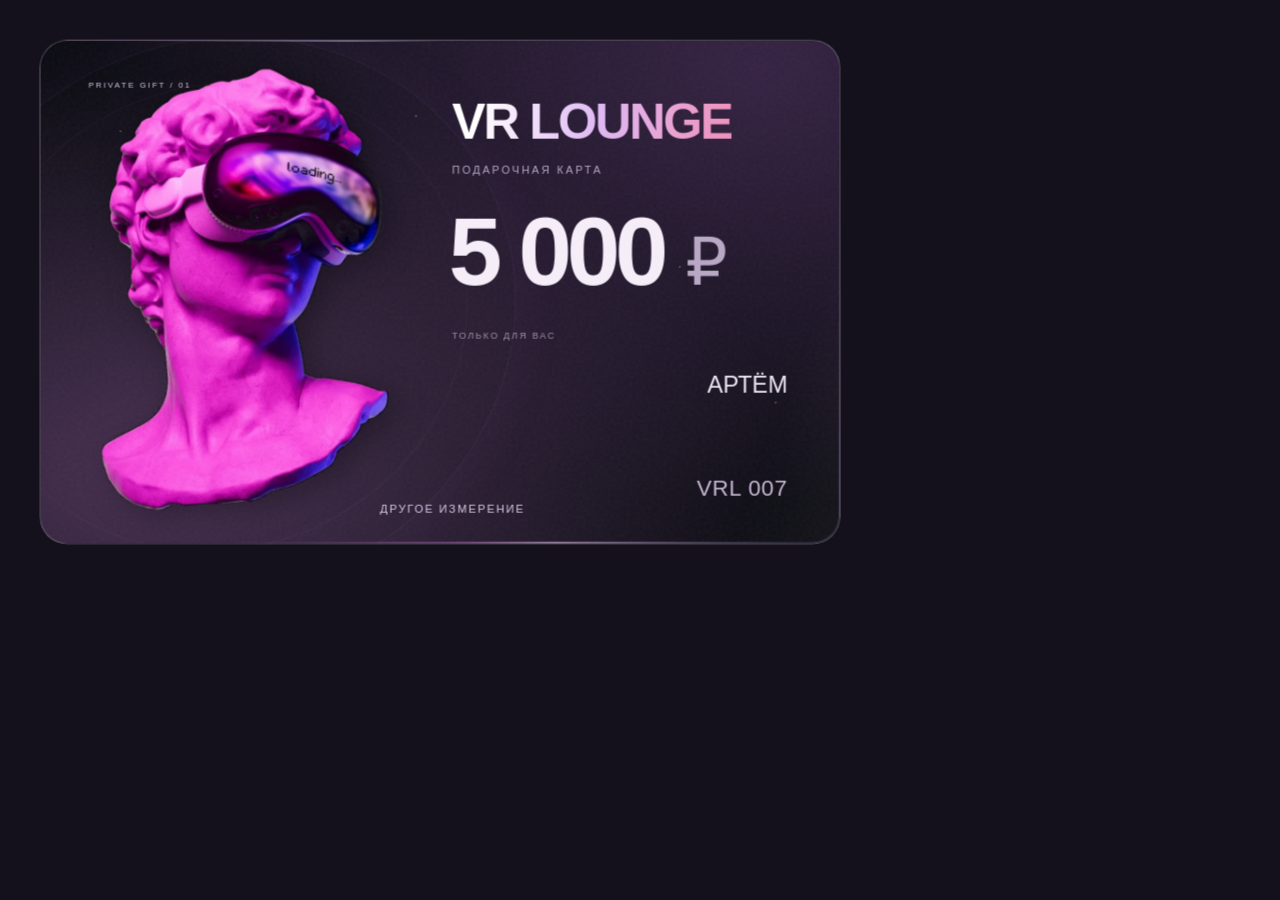
<file: preview/gift-card-mockup/gift-card-artwork.html>
<!doctype html>
<html lang="ru" class="export-page">
<head>
  <meta charset="utf-8">
  <title>Gift card artwork export · Premium v2</title>
  <link rel="stylesheet" href="../../css/style.css">
  <link rel="stylesheet" href="css/preview-gift.css">
  <link rel="stylesheet" href="css/vrl-gift.css">
  <link rel="stylesheet" href="css/export-card.css">
</head>
<body class="export-root">
  <div class="vrl-gift" data-vrl-gift data-theme="obsidian">
    <div class="vrl-gift__scene">
      <div class="vrl-gift__tilt">
        <div class="vrl-gift__card">
          <div class="vrl-gift__face vrl-gift__front">
            <div class="vrl-gift__halo" aria-hidden="true"></div>
            <div class="vrl-gift__stars" aria-hidden="true"></div>
            <div class="vrl-gift__topmark">PRIVATE GIFT / 01</div>
            <img class="vrl-gift__portrait" src="img/david-vr-v2.png" alt="" width="640" height="980">
            <div class="vrl-gift__info">
              <div class="vrl-gift__brand">VR LOUNGE</div>
              <div class="vrl-gift__sub">ПОДАРОЧНАЯ КАРТА</div>
              <div class="vrl-gift__amount"><b data-vrl-amount>5 000</b> <span>₽</span></div>
              <div class="vrl-gift__holder">
                <div class="vrl-gift__label">ТОЛЬКО ДЛЯ ВАС</div>
                <div class="vrl-gift__name" data-vrl-name><span class="given">АРТЁМ</span></div>
              </div>
            </div>
            <div class="vrl-gift__micro">ДРУГОЕ ИЗМЕРЕНИЕ</div>
            <div class="vrl-gift__bottom"><span class="vrl-gift__serial" data-vrl-number>VRL 007</span></div>
            <div class="vrl-gift__glint" aria-hidden="true"></div>
            <div class="vrl-gift__rim" aria-hidden="true"></div>
          </div>
          <div class="vrl-gift__face vrl-gift__back" aria-hidden="true">
            <div class="vrl-gift__backhead">
              <div class="vrl-gift__brand">VR LOUNGE</div>
              <span class="vrl-gift__backhead-note">VR, PS5, Kinect-танцы, караоке и лучшие дни рождения в одном клубе</span>
            </div>
            <div class="vrl-gift__rule"></div>
            <div class="vrl-gift__backgrid">
              <div>
                <h3>ВАШЕ МЕСТО ВСТРЕЧИ</h3>
                <p class="vrl-gift__address">Кольчугино<br>ул. Зернова 11<br>ТЦ «ТРИО»</p>
                <p>Запись и вопросы<br>+7 930 224-45-51</p>
                <span class="vrl-gift__specimen">ОБРАЗЕЦ · НЕ АКТИВИРОВАН</span>
              </div>
              <div>
                <h3>КАК ИСПОЛЬЗОВАТЬ</h3>
                <p>Свяжитесь с администратором и согласуйте дату и развлечения. При записи назовите номер карты.<br><br>Номинал, остаток и условия подтверждает администратор.</p>
              </div>
            </div>
            <div class="vrl-gift__backfoot">
              <span>vr-lounge.ru</span>
              <span data-vrl-number-back>VRL 007</span>
            </div>
            <div class="vrl-gift__glint" aria-hidden="true"></div>
            <div class="vrl-gift__rim" aria-hidden="true"></div>
          </div>
        </div>
      </div>
    </div>
  </div>
</body>
</html>
</file>
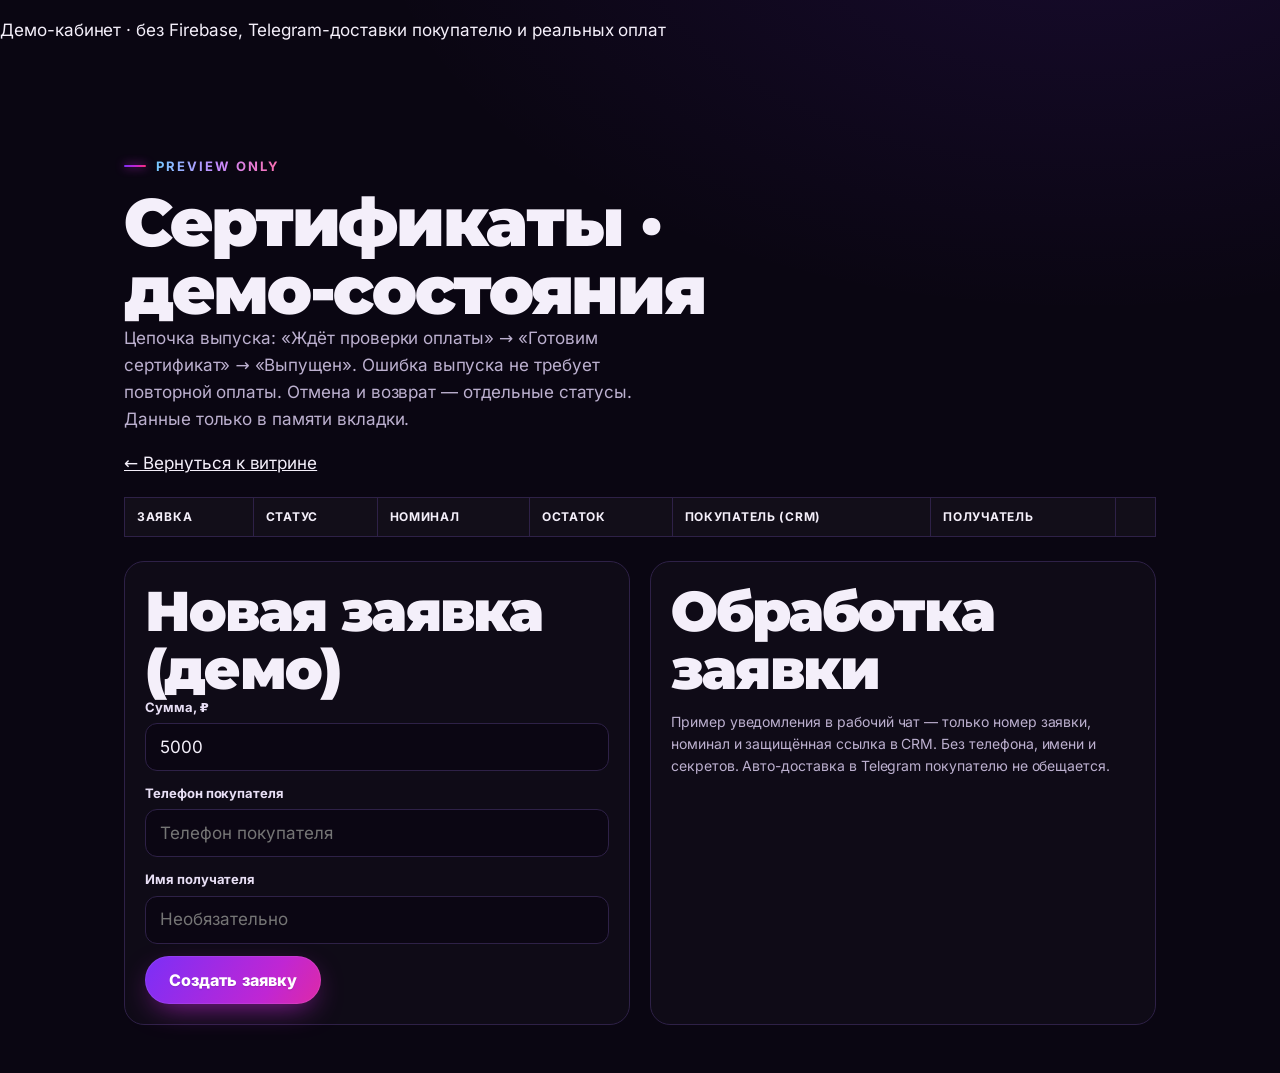
<file: preview/gift-card-mockup/artifacts/standalone/admin-preview.html>
<!doctype html>
<html lang="ru">
<head>
  <meta charset="utf-8">
  <meta name="viewport" content="width=device-width, initial-scale=1">
  <meta name="robots" content="noindex, nofollow">
  <title>PREVIEW · Админ — сертификаты VR Lounge</title>
  <link rel="icon" href="img/favicon.svg" type="image/svg+xml">
  <link rel="stylesheet" href="css/site.css">
  <link rel="stylesheet" href="css/preview-gift.css">
</head>
<body>
  <p class="demo-ribbon">Демо-кабинет · без Firebase, Telegram-доставки покупателю и реальных оплат</p>
  <div class="admin">
    <p class="kicker">Preview only</p>
    <h1>Сертификаты · демо-состояния</h1>
    <p class="sec__note">Цепочка выпуска: «Ждёт проверки оплаты» → «Готовим сертификат» → «Выпущен». Ошибка выпуска не требует повторной оплаты. Отмена и возврат — отдельные статусы. Данные только в памяти вкладки.</p>
    <p><a href="index.html">← Вернуться к витрине</a></p>

    <table class="admin-table" id="cert-table">
      <thead>
        <tr>
          <th>Заявка</th>
          <th>Статус</th>
          <th>Номинал</th>
          <th>Остаток</th>
          <th>Покупатель (CRM)</th>
          <th>Получатель</th>
          <th></th>
        </tr>
      </thead>
      <tbody id="cert-tbody"></tbody>
    </table>

    <div class="admin-grid">
      <section class="admin-panel" aria-labelledby="new-h">
        <h2 id="new-h">Новая заявка (демо)</h2>
        <form id="admin-new-form">
          <div class="field">
            <label for="adm-amount">Сумма, ₽</label>
            <input id="adm-amount" type="number" min="1000" max="20000" step="1000" value="5000" required>
          </div>
          <div class="field">
            <label for="adm-phone">Телефон покупателя</label>
            <input id="adm-phone" type="tel" placeholder="Телефон покупателя" required>
          </div>
          <div class="field">
            <label for="adm-name">Имя получателя</label>
            <input id="adm-name" type="text" placeholder="Необязательно">
          </div>
          <button type="submit" class="btn">Создать заявку</button>
        </form>
      </section>
      <section class="admin-panel" aria-labelledby="issue-h">
        <h2 id="issue-h">Обработка заявки</h2>
        <p class="small">Пример уведомления в рабочий чат — только номер заявки, номинал и защищённая ссылка в CRM. Без телефона, имени и секретов. Авто-доставка в Telegram покупателю не обещается.</p>
        <div id="admin-detail" hidden>
          <p><strong id="detail-id"></strong> · <span id="detail-status"></span></p>
          <div class="tg-mock" id="tg-mock" aria-label="Пример уведомления сотруднику"></div>
          <ul class="history" id="detail-history"></ul>
          <div class="admin-actions">
            <button type="button" class="btn btn--sm" id="btn-verify-pay">Подтвердить демо-оплату</button>
            <button type="button" class="btn btn--sm" id="btn-start-issue">Готовим сертификат</button>
            <button type="button" class="btn btn--sm" id="btn-complete-issue">Выпустить (демо)</button>
            <button type="button" class="btn btn--ghost btn--sm" id="btn-issue-fail">Сбой выпуска (демо)</button>
            <button type="button" class="btn btn--ghost btn--sm" id="btn-retry-issue">Повторить выпуск</button>
            <button type="button" class="btn btn--ghost btn--sm" id="btn-partial">Списать 1 000 ₽</button>
            <button type="button" class="btn btn--ghost btn--sm" id="btn-cancel">Отмена заявки</button>
            <button type="button" class="btn btn--ghost btn--sm" id="btn-refund">Возврат (демо)</button>
          </div>
          <p style="margin-top:12px">
            <a class="btn btn--ghost btn--sm" href="artifacts/gift-card-demo.png" download="vr-lounge-gift-demo.png">Скачать DEMO PNG</a>
            <a class="btn btn--ghost btn--sm" href="artifacts/gift-card-demo.pdf" download="vr-lounge-gift-demo.pdf">Скачать DEMO PDF</a>
          </p>
        </div>
      </section>
    </div>
  </div>
  <script src="js/admin-preview.js" defer></script>
</body>
</html>
</file>
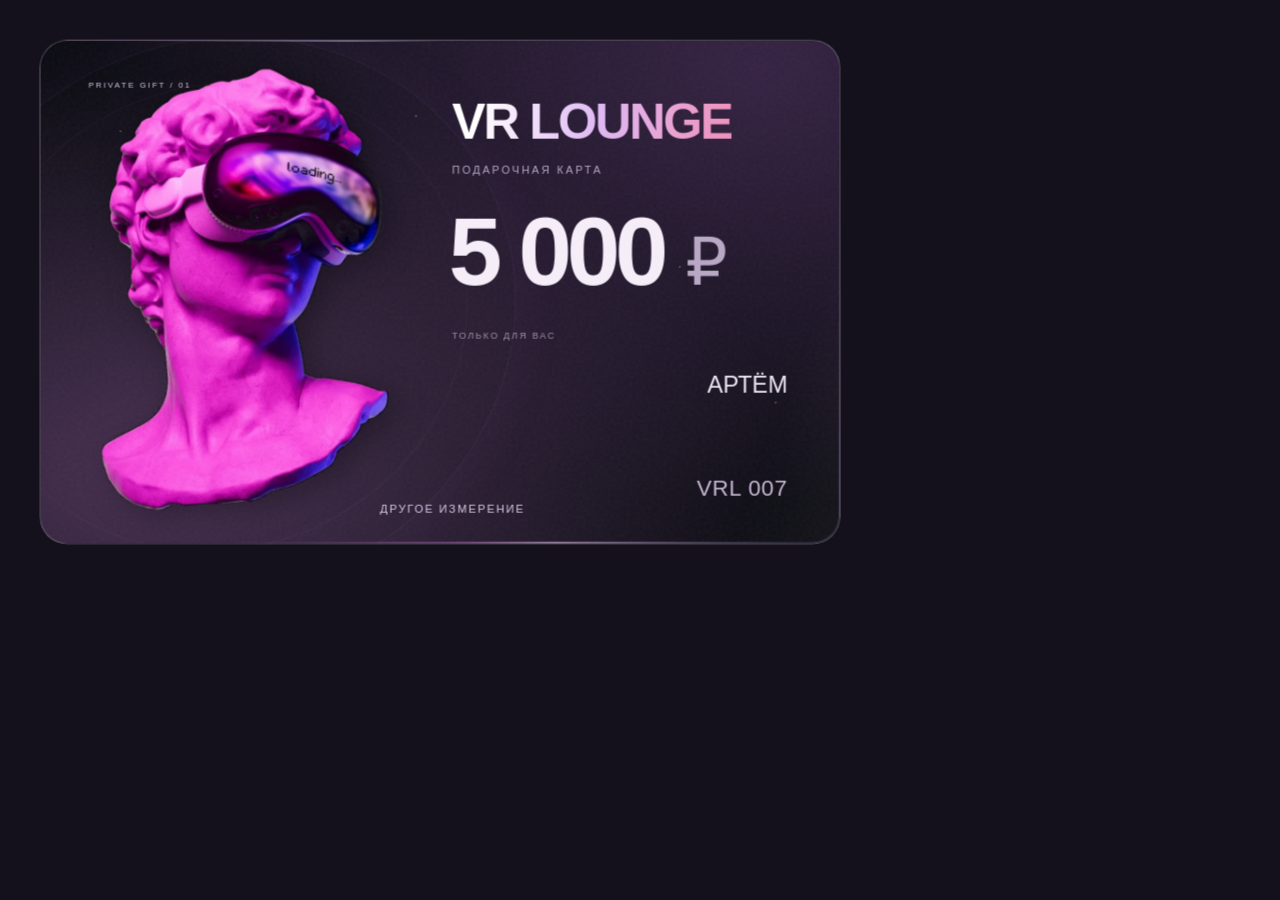
<file: preview/gift-card-mockup/artifacts/standalone/gift-card-artwork.html>
<!doctype html>
<html lang="ru" class="export-page">
<head>
  <meta charset="utf-8">
  <title>Gift card artwork export · Premium v2</title>
  <link rel="stylesheet" href="css/site.css">
  <link rel="stylesheet" href="css/preview-gift.css">
  <link rel="stylesheet" href="css/vrl-gift.css">
  <link rel="stylesheet" href="css/export-card.css">
</head>
<body class="export-root">
  <div class="vrl-gift" data-vrl-gift data-theme="obsidian">
    <div class="vrl-gift__scene">
      <div class="vrl-gift__tilt">
        <div class="vrl-gift__card">
          <div class="vrl-gift__face vrl-gift__front">
            <div class="vrl-gift__halo" aria-hidden="true"></div>
            <div class="vrl-gift__stars" aria-hidden="true"></div>
            <div class="vrl-gift__topmark">PRIVATE GIFT / 01</div>
            <img class="vrl-gift__portrait" src="img/david-vr-v2.png" alt="" width="640" height="980">
            <div class="vrl-gift__info">
              <div class="vrl-gift__brand">VR LOUNGE</div>
              <div class="vrl-gift__sub">ПОДАРОЧНАЯ КАРТА</div>
              <div class="vrl-gift__amount"><b data-vrl-amount>5 000</b> <span>₽</span></div>
              <div class="vrl-gift__holder">
                <div class="vrl-gift__label">ТОЛЬКО ДЛЯ ВАС</div>
                <div class="vrl-gift__name" data-vrl-name><span class="given">АРТЁМ</span></div>
              </div>
            </div>
            <div class="vrl-gift__micro">ДРУГОЕ ИЗМЕРЕНИЕ</div>
            <div class="vrl-gift__bottom"><span class="vrl-gift__serial" data-vrl-number>VRL 007</span></div>
            <div class="vrl-gift__glint" aria-hidden="true"></div>
            <div class="vrl-gift__rim" aria-hidden="true"></div>
          </div>
          <div class="vrl-gift__face vrl-gift__back" aria-hidden="true">
            <div class="vrl-gift__backhead">
              <div class="vrl-gift__brand">VR LOUNGE</div>
              <span class="vrl-gift__backhead-note">VR, PS5, Kinect-танцы, караоке и лучшие дни рождения в одном клубе</span>
            </div>
            <div class="vrl-gift__rule"></div>
            <div class="vrl-gift__backgrid">
              <div>
                <h3>ВАШЕ МЕСТО ВСТРЕЧИ</h3>
                <p class="vrl-gift__address">Кольчугино<br>ул. Зернова 11<br>ТЦ «ТРИО»</p>
                <p>Запись и вопросы<br>+7 930 224-45-51</p>
                <span class="vrl-gift__specimen">ОБРАЗЕЦ · НЕ АКТИВИРОВАН</span>
              </div>
              <div>
                <h3>КАК ИСПОЛЬЗОВАТЬ</h3>
                <p>Свяжитесь с администратором и согласуйте дату и развлечения. При записи назовите номер карты.<br><br>Номинал, остаток и условия подтверждает администратор.</p>
              </div>
            </div>
            <div class="vrl-gift__backfoot">
              <span>vr-lounge.ru</span>
              <span data-vrl-number-back>VRL 007</span>
            </div>
            <div class="vrl-gift__glint" aria-hidden="true"></div>
            <div class="vrl-gift__rim" aria-hidden="true"></div>
          </div>
        </div>
      </div>
    </div>
  </div>
</body>
</html>
</file>
<file: css/style.css>
:root{--bg:#0a0612;--bg2:#120a1f;--card:#181026;--line:#2b1f40;--tx:#f4effa;--mut:#b8acc9;--acc:#ff3ea5;--acc-ink:#1a0010;--cy:#4de8ff;--vi:#8b5cff;--r:16px;--r-s:10px;--u:8px;
--f:"Inter","Segoe UI",system-ui,-apple-system,Roboto,"Helvetica Neue",Arial,sans-serif;--fd:"Montserrat","Segoe UI Black","Arial Black",system-ui,sans-serif}
*{box-sizing:border-box}html{scroll-behavior:smooth;scroll-padding-top:80px}
body{margin:0;background:var(--bg);color:var(--tx);font:400 17px/1.55 var(--f);-webkit-font-smoothing:antialiased;overflow-x:hidden}
img{max-width:100%;display:block}a{color:inherit}
:focus-visible{outline:3px solid var(--cy);outline-offset:3px;border-radius:6px}
.skip{position:absolute;left:-999px;top:8px;z-index:99;background:var(--acc);color:var(--acc-ink);padding:8px 16px;border-radius:8px}.skip:focus{left:8px}
.wrap{width:min(1240px,100% - 48px);margin-inline:auto}
@media(max-width:480px){.wrap{width:calc(100% - 32px)}}
h1,h2,h3{font-family:var(--fd);font-weight:900;margin:0;line-height:1.02;text-wrap:balance}
h1{font-size:clamp(40px,5.2vw,76px);letter-spacing:-.035em}
h2{font-size:clamp(32px,4.4vw,60px);letter-spacing:-.03em}
h3{font-size:22px;letter-spacing:-.01em;line-height:1.15}
.grad{background:linear-gradient(90deg,var(--acc),var(--vi) 55%,var(--cy));-webkit-background-clip:text;background-clip:text;color:transparent}
.kicker,.eyebrow{font:700 13px/1 var(--f);letter-spacing:.14em;text-transform:uppercase;color:var(--cy);margin:0 0 16px}
.eyebrow{display:inline-flex;gap:10px;align-items:center;color:var(--mut);padding:10px 14px;border:1px solid var(--line);border-radius:99px;background:#ffffff08}
.dot{width:8px;height:8px;border-radius:50%;background:#3dff9a;box-shadow:0 0 12px #3dff9a}
.small{font-size:14px;color:var(--mut)}
/* buttons */
.btn{display:inline-flex;align-items:center;justify-content:center;gap:10px;min-height:48px;padding:0 24px;border-radius:99px;background:var(--acc);color:var(--acc-ink);font:800 16px/1 var(--f);text-decoration:none;border:2px solid var(--acc);transition:transform .16s,box-shadow .16s;box-shadow:0 0 0 0 #ff3ea500}
.btn:hover{transform:translateY(-2px);box-shadow:0 10px 40px -8px #ff3ea5aa}
.btn svg{width:20px;height:20px;fill:currentColor}
.btn--xl{min-height:60px;padding:0 32px;font-size:18px}
.btn--sm{min-height:40px;padding:0 18px;font-size:14px}
.btn--ghost{background:transparent;color:var(--tx);border-color:#ffffff40}.btn--ghost:hover{border-color:var(--acc);box-shadow:none}
.chip{display:inline-flex;align-items:center;min-height:44px;padding:0 18px;border-radius:99px;border:1px solid var(--line);background:#ffffff0a;text-decoration:none;font-weight:600;font-size:15px}
.chip:hover{border-color:var(--cy)}
.msg{display:flex;flex-wrap:wrap;gap:8px}
/* header */
.top{position:sticky;top:0;z-index:50;background:#0a0612cc;backdrop-filter:blur(14px);-webkit-backdrop-filter:blur(14px);border-bottom:1px solid #ffffff10}
.top__in{display:flex;align-items:center;gap:24px;height:68px}
.logo{font:900 20px/1 var(--fd);letter-spacing:.02em;text-decoration:none;white-space:nowrap}
.logo__mark{color:var(--acc);text-shadow:0 0 18px #ff3ea580}
.nav{display:flex;gap:24px;margin-left:auto}.nav a{text-decoration:none;color:var(--mut);font-size:15px;font-weight:600}.nav a:hover{color:var(--tx)}
.top__phone{font-weight:800;text-decoration:none;white-space:nowrap}
@media(max-width:1080px){.nav{display:none}.top__phone{margin-left:auto}}
@media(max-width:560px){.top__phone{display:none}.top .btn{margin-left:auto}}
/* hero */
.hero{position:relative;overflow:hidden;padding:56px 0 0;isolation:isolate}
.hero__bg{position:absolute;inset:0;z-index:-1}
.orb{position:absolute;border-radius:50%;filter:blur(80px);opacity:.55}
.orb--a{width:520px;height:520px;background:var(--acc);left:-160px;top:-120px;opacity:.28}
.orb--b{width:600px;height:600px;background:var(--vi);right:-160px;top:80px;opacity:.35}
.grid-floor{position:absolute;left:-20%;right:-20%;bottom:0;height:45%;background:linear-gradient(#4de8ff22 1px,transparent 1px) 0 0/100% 48px,linear-gradient(90deg,#4de8ff22 1px,transparent 1px) 0 0/48px 100%;transform:perspective(500px) rotateX(62deg);transform-origin:bottom;mask:linear-gradient(transparent,#000 70%)}
.hero__in{display:grid;grid-template-columns:7fr 5fr;gap:48px;align-items:center;min-height:min(720px,calc(100svh - 160px))}
.lead{font-size:clamp(17px,1.5vw,20px);color:var(--mut);max-width:34em;margin:24px 0 32px}
.cta{display:flex;flex-wrap:wrap;gap:16px;align-items:center}
.hours{display:flex;flex-wrap:wrap;gap:8px 32px;margin:40px 0 0;padding-top:24px;border-top:1px solid var(--line)}
.hours div{margin:0}.hours dt{font-size:13px;color:var(--mut);text-transform:uppercase;letter-spacing:.08em}.hours dd{margin:4px 0 0;font-weight:700}
.hero__media{position:relative;aspect-ratio:4/5;max-height:640px;transition:transform .6s cubic-bezier(.2,.7,.2,1)}
.ph{position:absolute;margin:0;border-radius:var(--r);overflow:hidden;border:1px solid #ffffff22}
.ph img{width:100%;height:100%;object-fit:cover}
.ph--main{inset:0 8% 6% 12%;box-shadow:0 30px 80px -20px #8b5cff99,0 0 0 1px #ff3ea533}
.ph--b{width:46%;aspect-ratio:8/5;left:0;bottom:0;box-shadow:0 20px 50px -10px #000}
.ph--c{width:42%;aspect-ratio:16/9;right:0;top:52%;box-shadow:0 20px 50px -10px #000}
.badge{position:absolute;right:2%;bottom:14%;background:var(--acc);color:var(--acc-ink);border-radius:var(--r);padding:12px 16px;line-height:1.1;transform:rotate(-4deg);box-shadow:0 16px 40px -8px #ff3ea5aa}
.badge b{display:block;font:900 24px/1 var(--fd)}.badge span{font-size:13px;font-weight:700}
.ticker{list-style:none;margin:56px 0 0;padding:18px 0;display:flex;gap:40px;white-space:nowrap;border-block:1px solid var(--line);background:#ffffff05;overflow:hidden;font-weight:700;color:var(--mut)}
.ticker li{flex:none;display:flex;align-items:center;gap:40px}.ticker li::after{content:"✦";color:var(--acc)}
.js .ticker__track{animation:tick 40s linear infinite;width:max-content}
@keyframes tick{to{transform:translateX(-50%)}}
@media(max-width:900px){.hero{padding-top:32px}.hero__in{grid-template-columns:1fr;gap:40px;min-height:0}.hero__media{max-width:520px;width:100%;margin-inline:auto;aspect-ratio:1/1}}
@media(max-width:480px){.cta .btn--xl{width:100%;padding:0 16px;font-size:17px}.hours{gap:12px 24px}.hero__media{aspect-ratio:5/6}.badge b{font-size:20px}}
/* sections */
.sec{padding:clamp(72px,10vw,128px) 0}
.sec--alt{background:linear-gradient(180deg,var(--bg2),var(--bg))}
.sec__head{display:grid;grid-template-columns:7fr 5fr;gap:16px 48px;align-items:end;margin-bottom:48px}
.sec__head .kicker{grid-column:1/-1;margin:0}
.sec__note{color:var(--mut);margin:0;max-width:30em}
@media(max-width:800px){.sec__head{grid-template-columns:1fr;margin-bottom:32px}}
/* zones */
.zones{display:grid;grid-template-columns:repeat(4,1fr);gap:16px}
.zone{position:relative;border-radius:var(--r);overflow:hidden;min-height:300px;display:flex;align-items:flex-end;background:var(--card);isolation:isolate}
.zone img{position:absolute;inset:0;width:100%;height:100%;object-fit:cover;z-index:-2;transition:transform .5s cubic-bezier(.2,.7,.2,1)}
.zone::before{content:"";position:absolute;inset:0;z-index:-1;background:linear-gradient(180deg,#0a061200 30%,#0a0612f0 92%)}
.zone:hover img{transform:scale(1.05)}
.zone__t{padding:24px}.zone__t p{margin:8px 0 0;color:#e1d9ec;font-size:15px}
.zone .price{display:inline-block;margin-top:16px;padding:6px 12px;border-radius:99px;background:#ffffff14;border:1px solid #ffffff2a;color:var(--tx);font-weight:800;font-size:14px}
.zone--big{grid-column:span 2;grid-row:span 2;min-height:616px}.zone--big h3{font-size:36px}
.zone--big .price{background:var(--acc);color:var(--acc-ink);border-color:var(--acc);font-size:16px}
@media(max-width:1000px){.zones{grid-template-columns:repeat(2,1fr)}.zone--big{min-height:420px}}
@media(max-width:560px){.zones{grid-template-columns:1fr}.zone--big{grid-column:auto;grid-row:auto;min-height:380px}.zone{min-height:240px}}
/* zone galleries */
.zone[data-zone]{cursor:pointer}
.zone[data-zone]:focus-visible{outline:2px solid #e879f9;outline-offset:3px}
.zone__gal{position:absolute;top:14px;right:14px;z-index:2;display:inline-flex;align-items:center;gap:6px;padding:6px 11px;border-radius:99px;font:700 11px/1 var(--f);letter-spacing:.03em;color:#fff;background:linear-gradient(135deg,#c026d3cc,#db2777cc);border:1px solid #ffffff2a;backdrop-filter:blur(10px);-webkit-backdrop-filter:blur(10px);box-shadow:0 6px 18px -10px #c026d388;opacity:.88;transition:opacity .2s,transform .2s}
.zone__gal svg{width:14px;height:14px;fill:currentColor}
.zone[data-zone]:hover .zone__gal,.zone[data-zone]:focus-visible .zone__gal{opacity:1;transform:translateY(-1px)}
@media(max-width:560px){.zone__gal{top:10px;right:10px;padding:6px 10px;font-size:11px}}

/* prices */
.tabs{display:none;gap:4px;padding:4px;border-radius:99px;background:var(--card);border:1px solid var(--line);width:max-content;max-width:100%;margin-bottom:24px}
.tabs button{min-height:44px;padding:0 20px;border:0;border-radius:99px;background:none;color:var(--mut);font:700 15px var(--f);cursor:pointer}
.tabs [aria-selected=true]{background:var(--tx);color:var(--bg)}
.prices{display:grid;grid-template-columns:1fr 1fr 1fr;gap:16px}
.ptable,.hall{background:var(--card);border:1px solid var(--line);border-radius:var(--r);padding:32px}
.ptable__h{font-size:20px;margin-bottom:16px}
.ptable dl{margin:0}.ptable dl div{display:flex;justify-content:space-between;gap:16px;padding:14px 0;border-bottom:1px dashed var(--line)}
.ptable dl div:last-child{border:0}.ptable dt{color:var(--mut)}.ptable dd{margin:0;font-weight:800;text-align:right;font-variant-numeric:tabular-nums}
.hall{background:radial-gradient(120% 100% at 100% 0,#8b5cff40,transparent 60%),var(--card)}
.hall h3{font-size:28px}.hall ul{list-style:none;padding:0;margin:24px 0}
.hall li{display:flex;justify-content:space-between;padding:10px 0;border-bottom:1px dashed var(--line)}.hall li b{font-variant-numeric:tabular-nums}
@media(max-width:1000px){.prices{grid-template-columns:1fr 1fr}.hall{grid-column:1/-1}}
@media(max-width:700px){.js .tabs{display:flex}.prices{grid-template-columns:1fr}.js .ptable[hidden]{display:none}.ptable,.hall{padding:24px}.ptable dl div{flex-direction:column;gap:4px}.ptable dd{text-align:left}}
/* packs */
.packs{display:grid;grid-template-columns:repeat(3,1fr);gap:16px;align-items:stretch}
.pack{position:relative;display:flex;flex-direction:column;background:var(--card);border:1px solid var(--line);border-radius:var(--r);padding:32px}
.pack ul{list-style:none;padding:0;margin:24px 0 32px;flex:1}.pack li{padding:8px 0 8px 28px;position:relative;color:#ddd3ea}
.pack li::before{content:"";position:absolute;left:4px;top:15px;width:10px;height:10px;border-radius:3px;background:var(--cy);transform:rotate(45deg)}
.pack__name{font:900 16px/1 var(--f);letter-spacing:.12em;text-transform:uppercase;color:var(--mut);margin:0}
.pack__price{font:900 44px/1 var(--fd);letter-spacing:-.03em;margin:16px 0 0}.pack__price span{font:600 16px var(--f);color:var(--mut);letter-spacing:0}
.pack--hot{background:linear-gradient(160deg,#ff3ea52a,#8b5cff22 60%,var(--card));border-color:#ff3ea580;box-shadow:0 30px 80px -30px #ff3ea580}
.pack__tag{position:absolute;top:-14px;left:32px;margin:0;background:var(--acc);color:var(--acc-ink);padding:6px 12px;border-radius:99px;font-weight:800;font-size:13px}
@media(max-width:1000px){.packs{grid-template-columns:1fr;max-width:620px}}
.song{display:grid;grid-template-columns:320px 1fr;gap:40px;align-items:center;margin-top:48px;padding:24px;border-radius:var(--r);background:var(--bg2);border:1px solid var(--line)}
.song img{border-radius:var(--r-s);width:100%;height:auto;aspect-ratio:1;object-fit:cover}.song h3{font-size:32px}.song p{max-width:38em}
@media(max-width:760px){.song{grid-template-columns:1fr;gap:24px}.song img{max-width:280px}}
/* gallery */
.gallery{display:grid;grid-auto-flow:column;grid-auto-columns:clamp(220px,24vw,340px);gap:16px;overflow-x:auto;padding:0 max(24px,calc((100% - 1240px)/2)) 16px;scroll-snap-type:x mandatory;scrollbar-width:thin;scrollbar-color:var(--line) transparent}
.gallery img{width:100%;height:440px;object-fit:cover;border-radius:var(--r);scroll-snap-align:start}
.gallery img:nth-child(even){margin-top:40px;height:400px}
@media(max-width:560px){.gallery{grid-auto-columns:72%;padding-inline:16px}.gallery img{height:360px}.gallery img:nth-child(even){height:320px}}
.center{text-align:center;margin-top:32px}.link{color:var(--cy);font-weight:700;text-underline-offset:4px}
/* faq */
.faqwrap{display:grid;grid-template-columns:5fr 7fr;gap:48px}.faqwrap .sec__head{display:block}
.faq details{border-bottom:1px solid var(--line)}
.faq summary{cursor:pointer;list-style:none;padding:24px 40px 24px 0;font:800 20px/1.3 var(--f);position:relative}
.faq summary::-webkit-details-marker{display:none}
.faq summary::after{content:"+";position:absolute;right:4px;top:18px;font-size:30px;color:var(--acc);transition:transform .16s}
.faq details[open] summary::after{transform:rotate(45deg)}
.faq p{margin:0 0 24px;color:var(--mut);max-width:40em}
@media(max-width:800px){.faqwrap{grid-template-columns:1fr;gap:0}.faq summary{font-size:18px}}
/* final */
.final{position:relative;padding:clamp(72px,10vw,128px) 0 24px;background:radial-gradient(60% 80% at 20% 0,#ff3ea533,transparent 70%),radial-gradient(50% 70% at 90% 30%,#8b5cff40,transparent 70%),var(--bg2);border-top:1px solid var(--line)}
.final__in{display:grid;grid-template-columns:7fr 5fr;gap:48px;align-items:end}
.bigphone{display:block;font:900 clamp(36px,6vw,80px)/1 var(--fd);letter-spacing:-.03em;margin:32px 0 24px;text-decoration:none;color:var(--acc);text-shadow:0 0 40px #ff3ea560;white-space:nowrap}
.addr{font-style:normal;padding:32px;border-radius:var(--r);background:#0a0612aa;border:1px solid var(--line)}.addr p{margin:0 0 16px}
.foot{display:flex;flex-wrap:wrap;justify-content:space-between;gap:8px;margin-top:80px;padding-top:24px;border-top:1px solid var(--line);color:var(--mut);font-size:14px}
@media(max-width:800px){.final__in{grid-template-columns:1fr}}
@media(max-width:380px){.bigphone{font-size:32px}}
/* mobile callbar */
.callbar{display:none}
@media(max-width:700px){.callbar{display:grid;grid-template-columns:2fr 1fr;gap:8px;position:fixed;left:0;right:0;bottom:0;z-index:60;padding:10px 16px calc(10px + env(safe-area-inset-bottom));background:#0a0612e6;backdrop-filter:blur(12px);-webkit-backdrop-filter:blur(12px);border-top:1px solid var(--line)}body{padding-bottom:76px}}
/* reveal */
.js .rv{opacity:0;transform:translateY(24px);transition:opacity .7s ease,transform .7s cubic-bezier(.2,.7,.2,1)}.js .rv.in{opacity:1;transform:none}
@media(prefers-reduced-motion:reduce){*,*::before,*::after{animation:none!important;transition:none!important}html{scroll-behavior:auto}.js .rv{opacity:1;transform:none}}
@media(forced-colors:active){.btn,.chip{border:2px solid ButtonText}.grad{color:CanvasText;background:none}}
.zone:last-child{grid-column:1/-1;min-height:240px}
.zone:last-child img{object-position:center 35%}
@media(min-width:561px){.zone:last-child .zone__t{max-width:520px}}
html{overflow-x:clip}
@media(max-width:360px){.eyebrow{font-size:11px;letter-spacing:.08em;padding:8px 12px}h1{font-size:36px}.logo{font-size:18px}.top .btn--sm{padding:0 14px}}
.pack__we{margin:8px 0 0;color:var(--mut);font-weight:600}
.pack__fine{margin:0 0 16px;font-size:14px;color:var(--mut)}
.pack ul{margin-bottom:16px}
.terms{display:grid;grid-template-columns:7fr 5fr;gap:16px;margin-top:16px}
.terms>div{background:var(--card);border:1px solid var(--line);border-radius:var(--r);padding:32px}
.terms h3{margin-bottom:16px}.terms ul{margin:0;padding-left:20px;color:#ddd3ea}.terms li{margin:8px 0}
.terms dl{margin:0}.terms dl div{display:flex;justify-content:space-between;gap:16px;padding:12px 0;border-bottom:1px dashed var(--line)}.terms dl div:last-child{border:0}
.terms dt{color:var(--mut)}.terms dd{margin:0;font-weight:800;white-space:nowrap}
@media(max-width:1000px){.terms{grid-template-columns:1fr;max-width:620px}.terms>div{padding:24px}}
@media(max-width:480px){.pack{padding:24px 20px}.pack__price span{display:block;margin-top:8px}.pack .btn{width:100%;padding:0 12px;font-size:15px;text-align:center}.terms>div{padding:20px}.terms dl div{flex-direction:column;gap:2px}}
/* round 2 */
.hall__price{font:900 44px/1 var(--fd);letter-spacing:-.03em;margin:16px 0 8px}.hall__price span{font:600 16px var(--f);color:var(--mut);letter-spacing:0}
.hall .btn{margin-top:8px}.hall__link{display:inline-block;margin:16px 0 0 4px;font-size:15px}

.newtariff{grid-column:1/-1;margin:0}.newtariff span{display:inline-flex;align-items:center;gap:8px;padding:8px 14px;border-radius:99px;background:#3dff9a1a;border:1px solid #3dff9a55;color:#9dffc9;font-weight:800;font-size:14px}
.newtariff span::before{content:"";width:8px;height:8px;border-radius:50%;background:#3dff9a}
/* good place badges */
.hero__meta{display:flex;flex-wrap:wrap;align-items:center;gap:24px 40px;margin-top:40px;padding-top:24px;border-top:1px solid var(--line)}
.hero__meta .hours{margin:0;padding:0;border:0}
.gp{display:inline-flex;align-items:center;gap:8px;text-decoration:none;padding:8px 16px 8px 8px;border-radius:var(--r);background:#ffffff0a;border:1px solid var(--line);transition:border-color .16s}
.gp:hover{border-color:#ffd54a}
.gp img{width:36px;height:auto;filter:drop-shadow(0 6px 14px #0008)}
.gp__t{display:flex;flex-direction:column;margin-left:8px;font-size:13px;color:var(--mut);line-height:1.3}.gp__t b{color:var(--tx);font-size:15px}
.gp--big img{width:56px}.gp--big .gp__t b{font-size:18px}
.gp--foot{flex:1 1 100%;max-width:max-content;margin-bottom:8px}
.rev__badges{margin:32px 0 24px}
/* player */
.player{display:grid;grid-template-columns:5fr 7fr;gap:48px;align-items:center;margin-top:48px;padding:32px;border-radius:var(--r);background:radial-gradient(80% 120% at 0 0,#ff3ea522,transparent 60%),var(--bg2);border:1px solid var(--line)}
.player__art{position:relative;aspect-ratio:1}
.player__art img{position:relative;z-index:1;width:82%;border-radius:var(--r);box-shadow:0 30px 60px -20px #000}
.disc{position:absolute;z-index:0;width:74%;aspect-ratio:1;right:0;top:13%;border-radius:50%;background:repeating-radial-gradient(circle,#1b1325 0 2px,#120c1b 2px 4px);box-shadow:inset 0 0 0 1px #ffffff14,0 20px 50px -10px #8b5cff88}
.disc::after{content:"";position:absolute;inset:36%;border-radius:50%;background:conic-gradient(var(--acc),var(--vi),var(--cy),var(--acc))}
.playing .disc{animation:spin 6s linear infinite}@keyframes spin{to{transform:rotate(360deg)}}
.player__main h3{font-size:clamp(26px,3vw,36px)}
.pl{margin:24px 0;padding:20px;border-radius:var(--r);background:#0a0612cc;border:1px solid var(--line)}
.pl__now{margin-bottom:12px}
.pl__now-row{display:flex;align-items:flex-start;justify-content:space-between;gap:12px}
.pl__meta{min-width:0;flex:1;padding-top:2px}
.pl__title{font-size:20px;display:block;overflow:hidden;text-overflow:ellipsis;white-space:nowrap;padding-right:8px}
.pl__artist{color:var(--mut);font-size:14px;display:block;margin-top:2px}
.pl__stage{position:relative;flex:none;display:flex;flex-direction:column;align-items:center;padding-top:2px}
.pl__vinyl{--pl-disc:92px;width:var(--pl-disc);height:var(--pl-disc);position:relative;border-radius:50%;flex:none;background:repeating-radial-gradient(circle at center,#08050e 0 1px,#15101f 1px 2.5px,#0c0914 2.5px 3.5px);box-shadow:0 0 0 1px #ffffff14,0 14px 36px -10px #000000c0,0 0 32px #8b5cff33;animation:pl-vinyl-spin 5.2s linear infinite;animation-play-state:paused}
.pl__vinyl-label{position:absolute;inset:21%;border-radius:50%;overflow:hidden;box-shadow:inset 0 0 0 1px #00000080,0 0 0 1px #ffffff0a}
.pl__cover{width:100%;height:100%;object-fit:cover;display:block}
.pl__vinyl-shine{position:absolute;inset:0;border-radius:50%;background:conic-gradient(from 210deg,transparent 0 52%,#ffffff1f 68%,transparent 82%);pointer-events:none;z-index:1}
.pl__vinyl-hole{position:absolute;left:50%;top:50%;width:12%;height:12%;margin:-6% 0 0 -6%;border-radius:50%;z-index:2;background:radial-gradient(circle,#06030c 0 42%,#1a1128 68%,#000 100%);box-shadow:inset 0 1px 3px #000000e0,0 0 0 1px #ffffff12}
#songs.playing .pl__vinyl{animation-play-state:running}
.pl__viz{display:flex;gap:3px;align-items:flex-end;height:24px;margin-top:6px;padding:4px 10px;border-radius:999px;background:#0a0612cc;border:1px solid #ffffff12;opacity:.55;transition:opacity .25s,box-shadow .25s}
.pl__viz i{display:block;width:4px;height:100%;border-radius:2px;background:linear-gradient(180deg,#e879f9,#c026d3 45%,#7b2ff7);box-shadow:0 0 10px #c026d366;transform-origin:bottom;transform:scaleY(.25)}
#songs.playing .pl__viz{opacity:1;box-shadow:0 0 20px #c026d328}
@keyframes pl-vinyl-spin{to{transform:rotate(360deg)}}
.pl__ctrl{display:flex;flex-wrap:wrap;align-items:center;gap:8px}
.pl__transport{display:flex;align-items:center;gap:8px;flex:none}
.pl__btn{width:44px;height:44px;flex:none;border-radius:50%;border:1px solid var(--line);background:#ffffff0a;color:var(--tx);display:grid;place-items:center;cursor:pointer;touch-action:manipulation}
.pl__btn svg{width:20px;height:20px;fill:currentColor}
.pl__btn--play{width:56px;height:56px;background:var(--acc);border-color:var(--acc);color:var(--acc-ink)}
.pl__btn--play svg{width:26px;height:26px}.i-pause{display:none}.playing .i-pause{display:block}.playing .i-play{display:none}
.pl__seek{flex:1;display:flex;align-items:center;gap:10px;min-width:0;margin-left:8px}
.pl__time{font-size:13px;color:var(--mut);font-variant-numeric:tabular-nums;min-width:34px;flex:none}
.pl__scrub{--pct:0;position:relative;flex:1;min-width:0;height:44px;display:flex;align-items:center;cursor:pointer;touch-action:none;user-select:none;-webkit-user-select:none}
.pl__scrub-rail{position:relative;width:100%;height:6px;border-radius:999px;background:#ffffff14;overflow:hidden}
.pl__scrub-fill{position:absolute;inset:0 auto 0 0;width:calc(var(--pct)*1%);max-width:100%;border-radius:inherit;background:linear-gradient(90deg,var(--vi),var(--acc));box-shadow:0 0 12px #c026d366;transition:width .05s linear}
.pl__scrub-thumb{position:absolute;left:calc(var(--pct)*1%);top:50%;width:18px;height:18px;margin-left:-9px;border-radius:50%;background:#fff;box-shadow:0 0 0 4px #ffffff18,0 4px 14px #00000080;transform:translateY(-50%) scale(1);transition:transform .12s,box-shadow .12s}
.pl__scrub:active .pl__scrub-thumb,.pl__scrub:focus-visible .pl__scrub-thumb{transform:translateY(-50%) scale(1.12);box-shadow:0 0 0 6px #c026d333,0 4px 16px #00000090}
.pl--scrubbing .pl__scrub-fill{transition:none}
.pl--scrubbing .pl__scrub-thumb{transition:none}
.tl{list-style:none;margin:16px 0 0;padding:0;max-height:300px;overflow:auto;scrollbar-width:thin;scrollbar-color:var(--line) transparent}
.tl button{width:100%;display:flex;align-items:center;gap:12px;padding:10px 8px;border:0;border-radius:var(--r-s);background:none;color:var(--tx);text-align:left;cursor:pointer;font:inherit}
.tl button:hover{background:#ffffff0a}.tl button[aria-current=true]{background:#ff3ea51a}
.tl__n{font-size:13px;color:var(--mut);font-variant-numeric:tabular-nums;width:22px}
.tl__t{flex:1;display:flex;flex-direction:column;min-width:0}.tl__t b{font-size:15px;overflow:hidden;text-overflow:ellipsis;white-space:nowrap}.tl__t span{font-size:13px;color:var(--mut)}
.tl__eq{display:none;gap:2px;align-items:flex-end;height:14px}.tl__eq i{width:3px;background:var(--acc);height:100%;transform-origin:bottom}
[aria-current=true] .tl__eq{display:flex}
#songs.playing [aria-current=true] .tl__eq i{animation:eq .72s ease-in-out infinite alternate}
#songs.playing .pl__viz i{animation:eq-viz .52s ease-in-out infinite alternate}
.pl__viz i:nth-child(2){animation-delay:.07s!important}.pl__viz i:nth-child(3){animation-delay:.14s!important}
.pl__viz i:nth-child(4){animation-delay:.21s!important}.pl__viz i:nth-child(5){animation-delay:.28s!important}
.tl__eq i:nth-child(2){animation-delay:.18s!important}.tl__eq i:nth-child(3){animation-delay:.36s!important}
.pl.pl--eq-live .pl__viz i,.pl.pl--eq-live [aria-current=true] .tl__eq i{animation-play-state:paused}
@keyframes eq{from{transform:scaleY(.28)}to{transform:scaleY(1)}}
@keyframes eq-viz{from{transform:scaleY(.25)}to{transform:scaleY(1)}}
@media(prefers-reduced-motion:reduce){#songs.playing .pl__vinyl{animation:none}#songs.playing .pl__viz i,#songs.playing [aria-current=true] .tl__eq i{animation-duration:1.1s}}
@media(max-width:860px){.player{grid-template-columns:1fr;gap:24px;padding:20px}.player__art{max-width:260px}
 .pl__ctrl{flex-direction:column;align-items:stretch;gap:10px}
 .pl__transport{justify-content:center;width:100%}
 .pl__seek{width:100%;margin-left:0;flex:none}}
@media(max-width:400px){.pl{padding:14px}}
@media(pointer:coarse){.pl__scrub-rail{height:8px}.pl__scrub-thumb{width:22px;height:22px;margin-left:-11px}}
/* gallery links */
.gallery .gi{display:block;border-radius:var(--r);overflow:hidden;scroll-snap-align:start;cursor:zoom-in}
.gallery .gi img{border-radius:0;transition:transform .4s}.gallery .gi:hover img{transform:scale(1.04)}
.gallery .gi:nth-child(even){margin-top:40px}.gallery .gi:nth-child(even) img{margin-top:0}
/* lightbox */
.lb,.vm{position:fixed;inset:0;z-index:100;background:#06030cf2;backdrop-filter:blur(8px);-webkit-backdrop-filter:blur(8px)}
.lb[hidden],.vm[hidden]{display:none}
.lb{display:grid;grid-template-columns:72px 1fr 72px;grid-template-rows:64px 1fr;align-items:center}
.lb__bar{grid-column:1/-1;display:flex;justify-content:space-between;align-items:center;padding:0 16px}
.lb__count{font-weight:700;color:var(--mut);font-variant-numeric:tabular-nums}
.lb__x{width:48px;height:48px;border-radius:50%;border:1px solid var(--line);background:#ffffff10;color:var(--tx);font-size:28px;line-height:1;cursor:pointer}
.lb__nav{width:56px;height:56px;justify-self:center;border-radius:50%;border:1px solid var(--line);background:#ffffff10;color:var(--tx);font-size:34px;line-height:1;cursor:pointer}
.lb__nav:hover,.lb__x:hover{border-color:var(--acc)}
.lb__stage{margin:0;height:calc(100svh - 64px);display:flex;flex-direction:column;align-items:center;justify-content:center;padding-bottom:16px;touch-action:pan-y;min-width:0}
.lb__stage img{max-width:100%;max-height:calc(100svh - 130px);object-fit:contain;border-radius:var(--r-s);transition:transform .2s,opacity .2s}
.lb__stage figcaption{margin-top:12px;color:var(--mut);font-size:14px;text-align:center}
@media(max-width:700px){.lb{grid-template-columns:1fr}.lb__nav{position:absolute;bottom:16px;width:48px;height:48px}.lb__nav--prev{left:16px}.lb__nav--next{right:16px}.lb__stage{grid-column:1;padding-bottom:72px}.lb__stage img{max-height:calc(100svh - 190px)}}
/* videos */
.vtabs{display:flex;gap:8px;overflow-x:auto;padding-bottom:8px;margin-bottom:32px;scrollbar-width:none}
.vt{flex:none;min-height:44px;padding:0 18px;border-radius:99px;border:1px solid var(--line);background:#ffffff0a;color:var(--tx);font:700 15px var(--f);cursor:pointer}
.vt span{color:var(--mut);font-weight:600;margin-left:4px}.vt[aria-pressed=true]{background:var(--tx);color:var(--bg);border-color:var(--tx)}.vt[aria-pressed=true] span{color:#0a061299}
.vrow__h{font-size:18px;margin:0 0 16px;color:var(--mut);font-family:var(--f);font-weight:800}
.vrow{display:grid;grid-auto-flow:column;gap:16px;overflow-x:auto;padding:10px 10px 24px;margin-bottom:28px;scroll-snap-type:x mandatory;scrollbar-width:thin;scrollbar-color:var(--line) transparent}
.vrow--v{grid-auto-columns:clamp(150px,16vw,210px)}.vrow--h{grid-auto-columns:clamp(260px,30vw,400px)}
.vrow[hidden],.vrow__h[hidden]{display:none}
.vc{position:relative;padding:0;border:1px solid var(--line);border-radius:var(--r);overflow:hidden;background:var(--card);cursor:pointer;scroll-snap-align:start;color:var(--tx);text-align:left}
.vc--v{aspect-ratio:9/16}.vc--h{aspect-ratio:16/9}
.vc[hidden]{display:none}
.vc:focus-visible{outline:none}
.vc:focus-visible::before{content:"";position:absolute;inset:0;z-index:2;border-radius:inherit;pointer-events:none;border:3px solid var(--cy);box-shadow:inset 0 0 12px #4de8ff33}
.vc img{width:100%;height:100%;object-fit:cover;transition:transform .4s}.vc:hover img{transform:scale(1.05)}
.vc::after{content:"";position:absolute;inset:0;background:linear-gradient(180deg,transparent 50%,#0a0612e6)}
.vc__play{position:absolute;z-index:1;left:50%;top:50%;width:56px;height:56px;margin:-28px 0 0 -28px;border-radius:50%;background:#ff3ea5e6;display:grid;place-items:center;box-shadow:0 10px 30px -6px #ff3ea5aa}
.vc__play svg{width:26px;height:26px;fill:var(--acc-ink);margin-left:3px}
.vc__t{position:absolute;z-index:1;left:12px;right:12px;bottom:12px;font-weight:800;font-size:15px;line-height:1.2}
.vm{display:grid;place-items:center;padding:16px}
.vm__box{width:min(960px,100%);display:flex;flex-direction:column;gap:8px}
.vm--v .vm__box{width:min(420px,100%,calc((100svh - 140px)*9/16))}
.vm__bar{display:flex;justify-content:space-between;align-items:center;gap:16px}
.vm__frame{position:relative;border-radius:calc(var(--r) + 2px);padding:2px;overflow:visible;background:transparent;transition:box-shadow .4s ease}
.vm__frame--on{box-shadow:0 0 0 1px #c026d366,0 0 18px 2px #c026d340,0 0 36px 6px #db277722;animation:vmGlow 5.5s ease-in-out infinite}
.vm__player{position:relative;aspect-ratio:16/9;border-radius:var(--r);overflow:hidden;background:#000;border:1px solid #ffffff14}
.vm--v .vm__player{aspect-ratio:9/16}
.vm__player iframe,.vm__player img{position:absolute;inset:0;width:100%;height:100%;border:0;object-fit:cover}
.vm__fb{margin:0;text-align:center}.vm__fb a{color:var(--cy)}
@keyframes vmGlow{0%,100%{box-shadow:0 0 0 1px #c026d355,0 0 14px 2px #c026d333,0 0 28px 4px #db277718}50%{box-shadow:0 0 0 1px #ff2d7588,0 0 22px 3px #ff2d7540,0 0 42px 8px #c026d328}}
@media (prefers-reduced-motion:reduce){.vm__frame--on{animation:none;box-shadow:0 0 0 1px #c026d366,0 0 16px 2px #c026d333}}
@media (max-width:700px){.vm__frame--on{animation:vmGlowSoft 6.5s ease-in-out infinite}@keyframes vmGlowSoft{0%,100%{box-shadow:0 0 0 1px #c026d344,0 0 12px 1px #c026d322}50%{box-shadow:0 0 0 1px #ff2d7566,0 0 16px 2px #ff2d7530}}}
/* reviews */
.revwrap{display:grid;grid-template-columns:5fr 7fr;gap:48px;align-items:start}
.revwrap .sec__note{margin-top:16px}
.rev__frame{height:720px;border-radius:var(--r);overflow:hidden;border:1px solid var(--line);background:#fff}
.rev__frame iframe{width:100%;height:100%;border:0;display:block}
@media(max-width:900px){.revwrap{grid-template-columns:1fr;gap:32px}.rev__frame{height:560px}}
body.lock{overflow:hidden}
.player__art img{height:auto;aspect-ratio:1;object-fit:cover}
.rev__frame{position:relative;background:var(--card)}
.rev__fb{position:absolute;inset:0;display:grid;place-content:center;text-align:center;gap:8px;color:var(--mut);margin:0;padding:24px}.rev__fb a{color:var(--cy);font-weight:700}
.rev__frame iframe{position:relative;z-index:1}
@media(max-width:860px){.player{grid-template-columns:minmax(0,1fr)}}
.player__main,.pl,.revwrap>*{min-width:0}
.lb:not([hidden])~.callbar,.vm:not([hidden])~.callbar{display:none}
.map{margin-top:48px}
.map__tabs{display:flex;gap:8px;margin-bottom:16px}
.map__frame{position:relative;height:420px;border-radius:var(--r);overflow:hidden;border:1px solid var(--line);background:var(--card)}
.map__frame iframe{position:relative;z-index:1;width:100%;height:100%;border:0;display:block}
.map__fb{position:absolute;inset:0;display:grid;place-content:center;text-align:center;padding:24px;color:var(--mut)}
.map__fb .msg{justify-content:center}
.addr .msg .btn{flex:1 1 auto}
@media(max-width:560px){.map__frame{height:340px}}
.nav a{padding:8px 0}.logo{padding:8px 0;display:inline-block}.hall__link{padding:4px 0}
.tl__t b{white-space:normal;overflow:visible;text-overflow:clip;line-height:1.25}
@media(max-width:480px){.cta .msg,.final .msg{display:grid;grid-template-columns:1fr 1fr;width:100%}.cta .msg .chip,.final .msg .chip{justify-content:center}}
/* ===== round 3: mobile polish, prices, hero photo, booking sheet ===== */
.hero__bg{overflow:hidden}
.ticker{list-style:none;margin:56px 0 0;padding:0;display:block;white-space:nowrap;border-block:1px solid var(--line);background:#ffffff05;overflow:hidden;font-weight:700;color:var(--mut)}
.ticker__track{list-style:none;margin:0;padding:18px 0;display:flex;gap:40px}
.ticker li{flex:none;display:flex;align-items:center;gap:40px}.ticker li::after{content:"✦";color:var(--acc)}
.hero__photo{display:none}
@media(max-width:700px){
 .hero{padding-top:0}
 .hero__photo{display:block;position:absolute;inset:0;background:url(../img/gallery-guest-20.webp) 62% 18%/cover no-repeat}
 .hero__photo::after{content:"";position:absolute;inset:0;background:linear-gradient(180deg,#0a0612b3 0%,#0a0612cc 38%,#0a0612f2 72%,var(--bg) 100%),radial-gradient(90% 60% at 100% 0,#8b5cff55,transparent 70%),radial-gradient(70% 50% at 0 30%,#ff3ea533,transparent 70%)}
 .hero .orb{opacity:.18}.hero .grid-floor{display:none}
 .hero__in{padding-top:28px;min-height:calc(100svh - 68px - 76px);align-content:center}
 .hero__media{display:none}
 .hero h1{text-shadow:0 2px 24px #0a0612cc}
 .lead{color:#ddd3ea;margin:18px 0 24px}
 .eyebrow{background:#0a061299;backdrop-filter:blur(6px);-webkit-backdrop-filter:blur(6px)}
 .hero__meta{margin-top:28px;padding-top:20px;gap:16px 24px}
 .ticker{margin-top:0}
 .ticker__track{padding:14px 0;font-size:15px}
}
/* prices */
.tabs button{display:flex;flex-direction:column;align-items:center;justify-content:center;gap:2px;line-height:1.15;padding:6px 20px}
.tabs button b{font-weight:800;font-size:15px}.tabs button span{font-size:12px;font-weight:600;opacity:.75}
.ptable dt small{display:block;font-size:13px;color:#8f84a3;margin-top:2px}
.ptable dd{white-space:nowrap}
.prow--vr{flex-direction:column!important;gap:12px!important}
.prow--vr dt{color:var(--tx)!important;font-weight:700}.prow--vr dt small{display:inline;margin-left:6px;font-weight:600}
.prow--vr dd{text-align:left!important;white-space:normal}
.seats{list-style:none;margin:0;padding:0;display:grid;grid-template-columns:repeat(2,1fr);gap:8px}
.seats li{display:flex;flex-direction:column;gap:2px;padding:10px 12px;border-radius:var(--r-s);background:#ffffff08;border:1px solid var(--line)}
.seats li:first-child{background:#ff3ea514;border-color:#ff3ea566}
.seats span{font-size:13px;font-weight:600;color:var(--mut)}.seats b{font:900 19px/1.1 var(--fd);letter-spacing:-.01em}
@media(max-width:700px){
 .js .tabs{display:grid;grid-template-columns:1fr 1fr;width:100%;border-radius:18px}
 .tabs button{border-radius:14px;min-height:54px;padding:6px 8px}
 .ptable,.hall{padding:20px}
 .ptable__h{font-size:18px;margin-bottom:8px}
 .ptable dl div{flex-direction:row;align-items:baseline;gap:12px;padding:14px 0}
 .ptable dd{text-align:right;font-size:17px}
 .ptable dt{font-size:16px;line-height:1.3}
 .hall h3{font-size:24px}.hall__price{font-size:38px}
 .hall .btn{width:100%}
}
@media(max-width:360px){.seats b{font-size:17px}.seats li{padding:8px 10px}.ptable,.hall{padding:16px}.ptable dt{font-size:15px}.ptable dd{font-size:16px}}
/* general mobile polish */
@media(max-width:700px){
 body{font-size:16px}
 .sec{padding:64px 0}
 .sec__head{gap:12px;margin-bottom:28px}
 h2{font-size:clamp(28px,8.4vw,40px)}
 .sec__note{font-size:15px}
 .zone__t{padding:20px}
 .zone--big h3{font-size:30px}
 .pack__price{font-size:38px}
 .pack li{padding:7px 0 7px 26px;font-size:15px}
 .terms ul{font-size:15px}.terms dt{font-size:15px}
 .faq summary{padding:20px 40px 20px 0;font-size:17px}.faq summary::after{top:14px}
 .faq p{font-size:15px}
 .faq p a{display:inline-block;padding:10px 0;margin:-10px 0;color:var(--cy);font-weight:700}
 .addr{padding:20px}
 .final__cta{margin:0 0 24px}.final__cta .btn{width:100%}
 .foot{margin-top:48px;flex-direction:column}
 .gp{padding:6px 14px 6px 6px}
 .player{margin-top:32px}
 .vrow__h{font-size:16px}
 .map{margin-top:32px}
}
.final__cta{margin:0 0 24px}
@media(max-width:380px){.bigphone{font-size:30px}}
/* callbar */
@media(max-width:700px){.callbar{grid-template-columns:1fr}.callbar .btn{min-height:52px;font-size:17px}}
.bs:not([hidden])~.callbar{display:none}
/* booking sheet */
.bs{position:fixed;inset:0;z-index:120;display:flex;align-items:center;justify-content:center;padding:24px}
.bs[hidden]{display:none}
.bs__back{position:absolute;inset:0;background:#06030cc4;backdrop-filter:blur(10px);-webkit-backdrop-filter:blur(10px);opacity:0;transition:opacity .3s}
.bs__box{position:relative;width:min(460px,100%);max-height:calc(100svh - 48px);overflow:auto;overscroll-behavior:contain;padding:32px 28px 24px;border-radius:24px;background:radial-gradient(120% 60% at 100% 0,#8b5cff38,transparent 60%),radial-gradient(90% 50% at 0 100%,#ff3ea522,transparent 70%),#140c22;border:1px solid #ffffff24;box-shadow:0 40px 100px -20px #000,inset 0 1px 0 #ffffff1f;opacity:0;transform:translateY(16px) scale(.98);transition:transform .32s cubic-bezier(.2,.8,.2,1),opacity .25s}
.bs.is-open .bs__back{opacity:1}.bs.is-open .bs__box{opacity:1;transform:none}
.bs__grab{display:none}
.bs__x{position:absolute;top:14px;right:14px;width:44px;height:44px;border-radius:50%;border:1px solid #ffffff2a;background:#ffffff12;color:var(--tx);display:grid;place-items:center;cursor:pointer}
.bs__x svg{width:20px;height:20px;fill:none;stroke:currentColor;stroke-width:2;stroke-linecap:round}.bs__x:hover{border-color:var(--acc)}
.bs__k{margin:0 0 10px}
.bs__h{font-size:28px;line-height:1.1;padding-right:48px}
.bs__ctx{margin:12px 0 0;display:inline-flex;padding:6px 12px;border-radius:99px;background:#ff3ea51f;border:1px solid #ff3ea566;color:#ffc2e2;font-weight:700;font-size:14px}
.bs__ctx[hidden]{display:none}
.bs__lead{margin:12px 0 20px;color:var(--mut);font-size:15px;line-height:1.45}
.bs__ic{flex:none;width:40px;height:40px;border-radius:12px;display:grid;place-items:center;background:#fff}
.bs__ic svg{width:26px;height:26px}
.bs__call{display:flex;align-items:center;gap:14px;min-height:64px;padding:12px 18px;border-radius:18px;background:var(--acc);color:var(--acc-ink);text-decoration:none;box-shadow:0 14px 40px -12px #ff3ea5bb;transition:transform .16s}
.bs__call .bs__ic{background:#1a001022;color:var(--acc-ink)}.bs__call .bs__ic svg{width:22px;height:22px}
.bs__call span{display:flex;flex-direction:column;line-height:1.2}.bs__call b{font-size:18px;font-weight:900}.bs__call small{font-size:14px;font-weight:700;opacity:.8}
.bs__grid{display:grid;grid-template-columns:1fr 1fr;gap:10px;margin-top:10px}
.bs__opt{display:flex;align-items:center;gap:12px;min-height:60px;padding:10px 14px;border-radius:16px;background:#ffffff0d;border:1px solid #ffffff1f;color:var(--tx);text-decoration:none;transition:border-color .16s,background .16s,transform .16s}
.bs__opt b{font-size:15px;font-weight:800}
.bs__opt:hover{border-color:var(--cy);background:#ffffff14}.bs__call:hover,.bs__opt:active,.bs__call:active{transform:translateY(-1px)}
.bs__hint{margin:16px 0 0;font-size:13px;color:#8f84a3;text-align:center;line-height:1.45}
@media(max-width:700px){
 .bs{align-items:flex-end;padding:0}
 .bs__box{width:100%;max-height:92svh;border-radius:24px 24px 0 0;border-bottom:0;padding:12px 16px calc(20px + env(safe-area-inset-bottom));opacity:1;transform:translateY(100%);transition:transform .34s cubic-bezier(.2,.8,.2,1)}
 .bs.is-open .bs__box{transform:translateY(0)}
 .bs__grab{display:block;width:44px;height:5px;border-radius:9px;background:#ffffff40;margin:0 auto 18px}
 .bs__x{top:10px;right:10px}
 .bs__h{font-size:24px}
 .bs__k{margin-top:4px}
}
@media(max-width:360px){.bs__grid{gap:8px}.bs__opt{padding:10px;gap:10px;min-height:56px}.bs__opt b{font-size:14px}.bs__ic{width:36px;height:36px}.bs__ic svg{width:24px;height:24px}.bs__h{font-size:22px}}
@media(prefers-reduced-motion:reduce){.bs__box{transform:none!important}}
@media(max-width:700px){.logo{min-height:44px;display:inline-flex;align-items:center;padding:0}.top .btn--sm{min-height:44px}.hall__link{padding:12px 0;margin-top:8px}.faq p a{padding:11px 0;margin:-11px 0}.bigphone{padding:7px 0;margin:24px 0 16px}.rev__fb a{display:inline-block;padding:10px 0}}
@media(max-width:700px){
 .hero__photo{background-position:28% 12%}
 .hero__photo::after{background:linear-gradient(180deg,#0a061270 0%,#0a061280 22%,#0a0612b8 46%,#0a0612eb 70%,var(--bg) 100%),radial-gradient(90% 50% at 100% 0,#8b5cff44,transparent 70%)}
 .hero .lead{text-shadow:0 1px 12px #0a0612}
 .hero .chip{background:#0a0612b3;border-color:#ffffff2e;backdrop-filter:blur(8px);-webkit-backdrop-filter:blur(8px)}
 .hero .gp{background:#0a0612b3}
}
@media(max-width:700px){.logo{gap:.28em}}
.prow--vr{align-items:stretch!important}.prow--vr dd{width:100%}
@media(max-width:360px){.btn{white-space:nowrap}.cta .btn--xl,.final__cta .btn--xl,.callbar .btn{font-size:15px;padding:0 12px;gap:8px}.btn svg{width:18px;height:18px}}
.final__in>*{min-width:0}@media(max-width:360px){.bigphone{font-size:28px}.addr .msg .btn{white-space:normal}.final .msg .chip{padding:0 10px}}
@media(max-width:360px){.bigphone{padding:8px 0}}
/* ===================== round 4: premium neon design layer ===================== */
@font-face{font-family:"Montserrat";font-style:normal;font-weight:700 900;font-display:swap;src:url(../fonts/mont-cyr.woff2) format("woff2");unicode-range:U+0301,U+0400-045F,U+0490-0491,U+04B0-04B1,U+2116}
@font-face{font-family:"Montserrat";font-style:normal;font-weight:700 900;font-display:swap;src:url(../fonts/mont-lat.woff2) format("woff2");unicode-range:U+0000-00FF,U+0131,U+0152-0153,U+02BB-02BC,U+02C6,U+02DA,U+02DC,U+0304,U+0308,U+0329,U+2000-206F,U+20AC,U+2122,U+2191,U+2193,U+2212,U+2215,U+FEFF,U+FFFD}
@font-face{font-family:"Inter";font-style:normal;font-weight:400 800;font-display:swap;src:url(../fonts/inter-cyr.woff2) format("woff2");unicode-range:U+0301,U+0400-045F,U+0490-0491,U+04B0-04B1,U+2116}
@font-face{font-family:"Inter";font-style:normal;font-weight:400 800;font-display:swap;src:url(../fonts/inter-lat.woff2) format("woff2");unicode-range:U+0000-00FF,U+0131,U+0152-0153,U+02BB-02BC,U+02C6,U+02DA,U+02DC,U+0304,U+0308,U+0329,U+2000-206F,U+20AC,U+2122,U+2191,U+2193,U+2212,U+2215,U+FEFF,U+FFFD}
:root{
 --g1:#7b2ff7;--g2:#c026d3;--g3:#ff2d75;
 --grad:linear-gradient(120deg,var(--g1) 0%,var(--g2) 52%,var(--g3) 100%);
 --grad-soft:linear-gradient(120deg,#7b2ff733,#c026d326 52%,#ff2d7533);
 --glow:0 10px 30px -10px #c026d3cc,0 0 0 1px #ffffff14 inset;
 --glow-h:0 16px 44px -10px #d63ad8,0 0 24px -6px #ff2d7599;
 --glass:linear-gradient(160deg,#ffffff0f,#ffffff05 55%,#ffffff03);
 --gborder:linear-gradient(150deg,#ffffff38,#ffffff0a 38%,#ffffff05 62%,#c026d355);
 --card-bg:#140c22e6;
 --r:20px;--r-s:12px;
 --acc:#e2289c;--line:#2e2147;--mut:#bcb0cf;
}
body{background:radial-gradient(1200px 700px at 85% -10%,#7b2ff71f,transparent 60%),var(--bg);letter-spacing:-.003em}
::selection{background:#c026d3;color:#fff}
h2{letter-spacing:-.032em}
.sec__head h2{background:linear-gradient(180deg,#fff 30%,#d9c8f5);-webkit-background-clip:text;background-clip:text;color:transparent;padding-bottom:.06em}
.kicker{display:inline-flex;align-items:center;gap:10px;background:linear-gradient(90deg,#4de8ff,#c58bff 60%,#ff6fb0);-webkit-background-clip:text;background-clip:text;color:transparent;letter-spacing:.16em}
.kicker::before{content:"";width:22px;height:2px;border-radius:2px;background:var(--grad);box-shadow:0 0 10px #c026d3}
.sec__note{line-height:1.6}
.grad{background:linear-gradient(90deg,#a96bff,#e04fd8 45%,#ff4f8d 75%,#ffb4d0);-webkit-background-clip:text;background-clip:text;filter:drop-shadow(0 0 22px #c026d355)}
.logo__mark{background:var(--grad);-webkit-background-clip:text;background-clip:text;color:transparent;text-shadow:none;filter:drop-shadow(0 0 10px #c026d388)}
.skip{background:var(--grad);color:#fff}
/* buttons: unified gradient + shimmer */
.btn{position:relative;isolation:isolate;overflow:hidden;border:0;border-radius:999px;background:var(--grad);background-size:140% 100%;background-position:0 0;color:#fff;font-weight:800;letter-spacing:.005em;text-shadow:0 1px 1px #3a005033;box-shadow:var(--glow);transition:transform .2s cubic-bezier(.2,.8,.2,1),box-shadow .25s,background-position .5s}
.btn::after{content:"";position:absolute;inset:0;z-index:-1;background:linear-gradient(105deg,transparent 30%,#ffffff40 48%,transparent 66%);transform:translateX(-120%);transition:transform .7s cubic-bezier(.2,.8,.2,1);pointer-events:none}
.btn:hover{transform:translateY(-2px);box-shadow:var(--glow-h);background-position:100% 0}
.btn:hover::after{transform:translateX(120%)}
.btn:active{transform:translateY(0) scale(.98);box-shadow:0 6px 18px -8px #c026d3}
.btn:focus-visible{outline:3px solid var(--cy);outline-offset:3px}
.btn--ghost{background:linear-gradient(#150d24,#150d24) padding-box,linear-gradient(120deg,#ffffff40,#ffffff14 50%,#c026d377) border-box;border:1.5px solid transparent;color:var(--tx);box-shadow:none;text-shadow:none}
.btn--ghost:hover{background:linear-gradient(#1d1031,#1d1031) padding-box,var(--grad) border-box;box-shadow:0 10px 30px -14px #c026d3;border-color:transparent}
.btn svg{width:20px;height:20px}
.i-phone{fill:none!important;stroke:currentColor;stroke-width:2.1;stroke-linecap:round;stroke-linejoin:round}
.chip{border-radius:999px;background:linear-gradient(#ffffff0c,#ffffff05) padding-box,linear-gradient(120deg,#ffffff2e,#ffffff0d 60%,#c026d344) border-box;border:1px solid transparent;transition:background .2s,transform .2s}
.chip:hover{background:linear-gradient(#ffffff12,#ffffff08) padding-box,var(--grad) border-box}
/* header */
.top{background:#0a0612b8;border-bottom:1px solid transparent;border-image:linear-gradient(90deg,transparent,#c026d355,#7b2ff755,transparent) 1}
/* glass cards with thin gradient borders */
.ptable,.hall,.terms>div,.addr,.pl,.player,.faq,.zone,.vc,.rev__frame,.map__frame,.gp{border:1px solid transparent}
.ptable,.terms>div,.addr,.pl{background:var(--glass) padding-box,linear-gradient(var(--card-bg),var(--card-bg)) padding-box,var(--gborder) border-box;box-shadow:0 24px 60px -30px #000,inset 0 1px 0 #ffffff0d}
.hall{background:radial-gradient(120% 90% at 100% 0,#7b2ff744,transparent 60%) padding-box,radial-gradient(80% 60% at 0 100%,#ff2d7522,transparent 70%) padding-box,linear-gradient(var(--card-bg),var(--card-bg)) padding-box,var(--gborder) border-box;box-shadow:0 30px 70px -34px #7b2ff7}
.player{background:radial-gradient(80% 120% at 0 0,#c026d322,transparent 60%) padding-box,linear-gradient(#120a1ff2,#120a1ff2) padding-box,var(--gborder) border-box}
.gp{background:linear-gradient(#ffffff0a,#ffffff05) padding-box,linear-gradient(120deg,#ffd54a55,#ffffff12 50%,#ffffff0a) border-box}
.zone{background:var(--card) padding-box,var(--gborder) border-box}
.rev__frame,.map__frame{background:var(--card) padding-box,var(--gborder) border-box}
.sec--alt{background:radial-gradient(800px 420px at 0% 0%,#7b2ff714,transparent 70%),radial-gradient(700px 400px at 100% 100%,#ff2d750f,transparent 70%),linear-gradient(180deg,var(--bg2),var(--bg))}
@media(pointer:fine){.ptable,.hall,.pack,.terms>div{transition:transform .35s cubic-bezier(.2,.8,.2,1),box-shadow .35s}.pack:hover,.hall:hover{transform:translateY(-4px)}}
/* price tiles */
.ptable__h{font-size:19px;letter-spacing:-.01em}
.ptable dd{font-family:var(--fd);font-weight:800;letter-spacing:-.01em}
.seats li{background:linear-gradient(#ffffff0a,#ffffff04) padding-box,linear-gradient(140deg,#ffffff26,#ffffff08 60%) border-box;border:1px solid transparent;border-radius:14px;padding:11px 13px;transition:transform .2s}
.seats li:first-child{background:linear-gradient(140deg,#7b2ff733,#ff2d7520) padding-box,var(--grad) border-box;box-shadow:0 10px 26px -14px #c026d3}
.seats b{font-size:20px}
.tabs{background:linear-gradient(#140c22,#140c22) padding-box,var(--gborder) border-box;border:1px solid transparent}
.tabs [aria-selected=true]{background:var(--grad);color:#fff;box-shadow:0 8px 22px -10px #c026d3}
.tabs [aria-selected=true] span{opacity:.9}
.hall__price,.pack__price{background:linear-gradient(180deg,#fff 40%,#e7d7ff);-webkit-background-clip:text;background-clip:text;color:transparent}
.hall__price span,.pack__price span{-webkit-text-fill-color:var(--mut)}
/* packages */
.packs{gap:20px}
.pack{background:var(--glass) padding-box,linear-gradient(var(--card-bg),var(--card-bg)) padding-box,var(--gborder) border-box;border:1px solid transparent;border-radius:24px;padding:32px 28px;box-shadow:0 30px 70px -40px #000}
.pack__name{display:inline-flex;align-items:center;gap:10px;font-size:14px;letter-spacing:.18em;color:#d8ccec}
.pack__name::before{content:"";width:8px;height:8px;border-radius:50%;background:#ffffff55}
.pack--hot .pack__name::before{background:var(--g3);box-shadow:0 0 10px var(--g3)}
.pack__we{font-size:15px}
.pack li{color:#e3daf0}
.pack li::before{background:var(--grad);border-radius:3px;box-shadow:0 0 8px #c026d388;width:9px;height:9px}
.pack--hot{background:radial-gradient(120% 70% at 50% 0,#c026d330,transparent 70%) padding-box,linear-gradient(#170c27,#170c27) padding-box,linear-gradient(150deg,var(--g1),var(--g2) 50%,var(--g3)) border-box;border:1.5px solid transparent;box-shadow:0 30px 80px -30px #c026d3aa,0 0 0 1px #ff2d7522}
.pack__tag{background:var(--grad);color:#fff;border-radius:999px;padding:7px 14px;font-size:12px;letter-spacing:.06em;text-transform:uppercase;box-shadow:0 8px 24px -8px #c026d3}
.pack__fine{color:#a99cbd}
@media(min-width:1001px){.pack--hot{transform:translateY(-10px)}.pack--hot:hover{transform:translateY(-14px)}}
.newtariff span{background:#3dff9a14;backdrop-filter:blur(6px)}
.terms h3{font-size:20px}
.terms dd{font-family:var(--fd)}
/* misc accents */
.badge{background:var(--grad);color:#fff;box-shadow:0 18px 44px -12px #c026d3}
.zone--big .price{background:var(--grad);color:#fff;border:0;box-shadow:0 8px 22px -8px #c026d3}
.zone .price{backdrop-filter:blur(8px);-webkit-backdrop-filter:blur(8px)}
.ticker li::after{color:#d66bff;text-shadow:0 0 10px #c026d3}
.faq{border:0}.faq summary::after{color:#e05ad6}
.faq details{border-bottom:1px solid #ffffff14}
.bigphone{background:linear-gradient(90deg,#b678ff,#e14fd6 50%,#ff5a93);-webkit-background-clip:text;background-clip:text;color:transparent;text-shadow:none;filter:drop-shadow(0 0 26px #c026d366)}
.pl__btn--play{background:var(--grad);border:0;color:#fff;box-shadow:0 10px 26px -8px #c026d3}
.pl__scrub-fill{background:var(--grad)}
.pl__viz i{background:var(--grad);box-shadow:0 0 14px #c026d377}
.tl button[aria-current=true]{background:linear-gradient(90deg,#7b2ff726,#ff2d7514)}
.tl__eq i{background:var(--grad)}
.vc__play{background:var(--grad);box-shadow:0 10px 30px -6px #c026d3}.vc__play svg{fill:#fff}
.vt[aria-pressed=true]{background:var(--grad);color:#fff;border-color:transparent}.vt[aria-pressed=true] span{color:#ffffffcc}
.final{background:radial-gradient(60% 80% at 20% 0,#c026d330,transparent 70%),radial-gradient(50% 70% at 90% 30%,#7b2ff740,transparent 70%),var(--bg2)}
.orb--a{background:var(--g2)}.orb--b{background:var(--g1)}
.disc::after{background:conic-gradient(var(--g1),var(--g2),var(--g3),var(--g1))}
/* reveal: softer, with slight blur-in */
.js .rv{transform:translateY(18px);transition:opacity .8s ease,transform .8s cubic-bezier(.2,.8,.2,1)}
/* ===== booking sheet polish ===== */
.bs__box{background:radial-gradient(120% 60% at 100% 0,#7b2ff740,transparent 60%) padding-box,radial-gradient(90% 50% at 0 100%,#ff2d7522,transparent 70%) padding-box,linear-gradient(#130b21f2,#130b21f2) padding-box,linear-gradient(160deg,#ffffff40,#ffffff10 40%,#c026d366) border-box;border:1px solid transparent}
.bs__h{background:linear-gradient(180deg,#fff 40%,#dccbf6);-webkit-background-clip:text;background-clip:text;color:transparent}
.bs__ctx{background:linear-gradient(120deg,#7b2ff733,#ff2d7526);border-color:#d63ad866;color:#ffd0ee}
.bs__call{position:relative;overflow:hidden;isolation:isolate;gap:16px;min-height:84px;padding:14px 18px 14px 14px;border-radius:22px;background:var(--grad);color:#fff;box-shadow:0 18px 44px -14px #c026d3,inset 0 1px 0 #ffffff33}
.bs__call::after{content:"";position:absolute;inset:0;z-index:-1;background:linear-gradient(105deg,transparent 30%,#ffffff38 48%,transparent 66%);transform:translateX(-120%);transition:transform .8s cubic-bezier(.2,.8,.2,1)}
.bs__call:hover::after{transform:translateX(120%)}
.bs__callic{flex:none;display:grid;place-items:center;width:56px;height:56px;border-radius:50%;background:#ffffff26;box-shadow:inset 0 0 0 1px #ffffff40,0 6px 16px -6px #3a0050}
.bs__callic svg{width:26px;height:26px;display:block;stroke-width:2.2}
.bs__calltx{display:flex;flex-direction:column;gap:4px;min-width:0;flex:1}
.bs__calltx b{font:800 15px/1.1 var(--f);letter-spacing:.08em;text-transform:uppercase;color:#fff;opacity:.92}
.bs__num{font:900 25px/1.05 var(--fd);letter-spacing:-.015em;color:#fff;white-space:nowrap;text-shadow:0 2px 10px #3a005055}
.bs__arr{flex:none;font-size:22px;font-weight:700;opacity:.85;transition:transform .2s}
.bs__call:hover .bs__arr{transform:translateX(3px)}
.bs__grid{gap:10px;margin-top:12px}
.bs__opt{border-radius:18px;min-height:62px;--b:#ffffff;background:linear-gradient(135deg,color-mix(in srgb,var(--b) 18%,transparent),#ffffff05 70%) padding-box,linear-gradient(135deg,color-mix(in srgb,var(--b) 70%,transparent),#ffffff12 70%) border-box;border:1px solid transparent;transition:transform .2s,box-shadow .2s}
.bs__opt:hover{transform:translateY(-2px);box-shadow:0 12px 28px -14px var(--b);background:linear-gradient(135deg,color-mix(in srgb,var(--b) 28%,transparent),#ffffff08 70%) padding-box,linear-gradient(135deg,var(--b),#ffffff1a 70%) border-box}
.bs__opt--wa{--b:#25D366}.bs__opt--tg{--b:#2AABEE}.bs__opt--vk{--b:#0077FF}.bs__opt--mx{--b:#8b5cff}
.bs__opt .bs__ic{border-radius:50%;width:38px;height:38px;box-shadow:0 4px 14px -4px var(--b)}
.bs__x{background:#ffffff10;border-color:#ffffff26}
@media(prefers-reduced-motion:no-preference){
 .bs.is-open .bs__call,.bs.is-open .bs__opt{animation:bsIn .45s cubic-bezier(.2,.8,.2,1) both}
 .bs.is-open .bs__opt:nth-child(1){animation-delay:.05s}.bs.is-open .bs__opt:nth-child(2){animation-delay:.09s}.bs.is-open .bs__opt:nth-child(3){animation-delay:.13s}.bs.is-open .bs__opt:nth-child(4){animation-delay:.17s}
 .pack__tag{animation:tagGlow 3.2s ease-in-out infinite}
 .dot{animation:pulse 2.4s ease-in-out infinite}
}
@keyframes bsIn{from{opacity:0;transform:translateY(10px)}to{opacity:1;transform:none}}
@keyframes tagGlow{50%{box-shadow:0 8px 30px -4px #ff2d75}}
@keyframes pulse{50%{box-shadow:0 0 2px #3dff9a;opacity:.7}}
@media(max-width:700px){
 .pack{padding:26px 20px;border-radius:22px}
 .bs__call{min-height:78px}
 .bs__num{font-size:23px}
 .callbar{background:#0a0612d9;border-top:1px solid #ffffff14}
}
@media(max-width:360px){.bs__callic{width:48px;height:48px}.bs__num{font-size:20px}.bs__calltx b{font-size:13px}.bs__call{gap:12px;padding:12px}}
@media(forced-colors:active){.btn,.bs__call{background:ButtonFace;color:ButtonText}.sec__head h2,.bs__h,.kicker,.bigphone,.pack__price,.hall__price,.logo__mark{color:CanvasText;background:none}}
.bs__call .bs__callic{display:grid;place-items:center}.bs__call .bs__arr{display:block}.bs__call .bs__num{display:block}.bs__callic svg{transform:translate(-.5px,-.5px)}
.seats li{background:linear-gradient(#ffffff0a,#ffffff04) padding-box,linear-gradient(#1a1129,#1a1129) padding-box,linear-gradient(140deg,#ffffff2a,#ffffff0a 60%) border-box}
.seats li:first-child{background:linear-gradient(140deg,#7b2ff738,#ff2d7522) padding-box,linear-gradient(#1a1129,#1a1129) padding-box,var(--grad) border-box}
.seats li:first-child span{color:#e9d6ff}
.chip{background:linear-gradient(#ffffff0c,#ffffff05) padding-box,linear-gradient(#130b20,#130b20) padding-box,linear-gradient(120deg,#ffffff2e,#ffffff0d 60%,#c026d344) border-box}
.chip:hover{background:linear-gradient(#ffffff12,#ffffff08) padding-box,linear-gradient(#170d27,#170d27) padding-box,var(--grad) border-box}
.hero .chip{background:linear-gradient(#0a0612b3,#0a0612b3) padding-box,linear-gradient(120deg,#ffffff38,#ffffff12 60%,#c026d355) border-box}
.gp{background:linear-gradient(#ffffff0a,#ffffff05) padding-box,linear-gradient(#120b1e,#120b1e) padding-box,linear-gradient(120deg,#ffd54a55,#ffffff12 50%,#ffffff0a) border-box}
.bs__opt{background:linear-gradient(135deg,color-mix(in srgb,var(--b) 20%,transparent),#ffffff04 70%) padding-box,linear-gradient(#150c24,#150c24) padding-box,linear-gradient(135deg,color-mix(in srgb,var(--b) 75%,transparent),#ffffff14 70%) border-box}
.bs__opt:hover{background:linear-gradient(135deg,color-mix(in srgb,var(--b) 30%,transparent),#ffffff08 70%) padding-box,linear-gradient(#170d27,#170d27) padding-box,linear-gradient(135deg,var(--b),#ffffff1a 70%) border-box}
.tabs{background:linear-gradient(#140c22,#140c22) padding-box,var(--gborder) border-box}
@media(max-width:480px){.final .addr .msg{grid-template-columns:1fr}}

.vmore{margin:0;text-align:center}.vmore .btn{min-height:48px}
/* ===== round 5: mobile hero collage ===== */
.hero__art,.hero__alt{display:none}
@media(max-width:700px){
 .hero__photo{display:none}
 .hero .orb{display:none}
 .hero__in{padding-top:0;min-height:0;display:block}
 .hero__first{position:relative;isolation:isolate;display:flex;flex-direction:column;min-height:calc(100svh - 68px);padding:clamp(14px,3svh,28px) 0 clamp(14px,2.4svh,24px)}
 .hero__art{display:block;position:absolute;z-index:-1;left:50%;bottom:clamp(104px,15svh,150px);transform:translateX(-50%);height:min(64%,600px);aspect-ratio:9/10;min-width:100vw;pointer-events:none}
 .hero__art img{display:block;width:100%;height:100%;object-fit:cover;object-position:50% 40%}
 .hero__art::after{content:"";position:absolute;inset:0;background:linear-gradient(180deg,var(--bg) 0%,#0a061200 22%,#0a061200 90%,var(--bg) 100%)}
 .hero .eyebrow{align-self:flex-start;padding:8px 12px;font-size:12px;letter-spacing:.12em;margin:0 0 clamp(12px,2svh,20px)}
 .hero h1{font-size:clamp(30px,8.6vw,38px);line-height:1.06;letter-spacing:-.01em;margin:0;text-shadow:0 2px 18px #0a0612}
 .hero .lead{font-size:clamp(15px,4.1vw,17px);line-height:1.45;margin:clamp(10px,1.8svh,16px) 0 0;max-width:24em;color:#e4dbf0;text-shadow:0 1px 10px #0a0612,0 0 2px #0a0612}
 .lead__more{display:none}
 .hero .cta{margin-top:auto;display:flex;flex-direction:column;gap:10px;padding-top:16px}
 .hero .cta .btn--xl{min-height:56px;font-size:17px;box-shadow:0 12px 34px -10px #c026d3}
 .hero .cta .msg{display:none}
 .hero__alt{display:flex;width:100%;min-height:50px;font-size:16px;background:linear-gradient(#0a0612cc,#0a0612cc) padding-box,linear-gradient(120deg,#ffffff55,#ffffff1a 50%,#c026d3aa) border-box;backdrop-filter:blur(8px);-webkit-backdrop-filter:blur(8px)}
 .hero__meta{margin-top:8px}
}
@media(max-width:700px) and (max-height:700px){
 .hero .lead{display:none}
 .hero__art{height:58%}
 .hero .cta{gap:8px}.hero .cta .btn--xl{min-height:52px}.hero__alt{min-height:46px}
}
@media(max-width:700px){.callbar{transition:transform .35s cubic-bezier(.2,.7,.2,1)}.hero-cta-vis .callbar{transform:translateY(110%)}
 .hero .cta{padding-bottom:env(safe-area-inset-bottom)}}
/* ===== round 5: «Праздники» poster block ===== */
.fest{position:relative}
.fest::before{content:"";position:absolute;left:50%;top:0;transform:translateX(-50%);width:min(680px,80%);height:2px;border-radius:2px;background:linear-gradient(90deg,transparent,var(--cy) 20%,#c026d3 55%,#ff2d75 80%,transparent);box-shadow:0 0 18px #c026d3,0 0 6px var(--cy);opacity:.8}
.fest__k{text-align:center;justify-content:center;display:flex;align-items:center;gap:10px;color:#ff5fb8}
.frow{display:grid;grid-template-columns:minmax(0,5fr) minmax(0,7fr);gap:clamp(32px,6vw,80px);align-items:center;margin-top:40px}
.frow+.frow{margin-top:clamp(56px,8vw,96px)}
.frow--rev .fposter{order:2}
.fposter{position:relative;display:block;width:100%;max-width:420px;justify-self:center;padding:0;border:0;border-radius:24px;overflow:hidden;cursor:pointer;background:var(--card);aspect-ratio:2/3;
 box-shadow:0 0 0 1.5px #ffffff1f,0 30px 80px -30px #c026d3cc,0 0 60px -20px #4de8ff66;transition:transform .4s cubic-bezier(.2,.7,.2,1),box-shadow .4s}
.fposter img{width:100%;height:100%;object-fit:cover;display:block}
.fposter:hover{transform:translateY(-4px) rotate(-.4deg);box-shadow:0 0 0 1.5px #ffffff33,0 40px 90px -30px #c026d3,0 0 80px -16px #4de8ff88}
.fposter__play{position:absolute;right:16px;bottom:16px;width:60px;height:60px;border-radius:50%;display:grid;place-items:center;background:#0a0612b3;border:1.5px solid #ffffff55;backdrop-filter:blur(8px);-webkit-backdrop-filter:blur(8px);box-shadow:0 0 24px #c026d399;transition:background .3s}
.fposter__play svg{width:26px;height:26px;fill:#fff;margin-left:3px}
.fposter:hover .fposter__play{background:var(--grad)}
.fest__h{font-size:clamp(30px,4.4vw,56px);line-height:1.05;margin:0 0 20px}
.grad2{background:linear-gradient(90deg,#4de8ff,#8b5cff 55%,#d946ef);-webkit-background-clip:text;background-clip:text;color:transparent}
.frow__txt p{color:var(--mut);font-size:clamp(17px,1.4vw,20px);max-width:30em;margin:0 0 28px}
.frow__txt .btn{min-height:56px;padding:0 32px;font-size:17px}
.frow__txt .fest__hint{font-size:14px;margin:16px 0 0}
@media(max-width:800px){
 .frow{grid-template-columns:1fr;gap:28px;margin-top:28px}
 .frow--rev .fposter{order:0}
 .fposter{max-width:min(360px,86vw)}
 .frow__txt{text-align:center}.frow__txt p{margin-inline:auto}
 .frow__txt .btn{width:100%;max-width:360px}
}
/* luminous accent line in the mobile hero (text-shadow under transparent gradient text was muddying it) */
@media(max-width:700px){.hero h1 .grad{background:linear-gradient(90deg,#22d3ee 0%,#a78bfa 48%,#f472b6 100%);-webkit-background-clip:text;background-clip:text;color:transparent;text-shadow:none;filter:drop-shadow(0 0 14px #a78bfa66) drop-shadow(0 0 2px #22d3ee55)}}

/* ===== reviews carousel + VK ===== */
.rev__cta{margin-top:8px}
/* 2ГИС рейтинг — официальный виджет из ЛК */
.rev-2gis{display:flex;flex-wrap:wrap;align-items:center;gap:12px 16px;margin-top:16px}
.rev-2gis iframe{display:block;border:0;border-radius:8px;background:transparent;max-width:100%;vertical-align:middle}
.rev-2gis__link{color:var(--cy);font-weight:700;font-size:14px;text-decoration:none;text-underline-offset:3px}
.rev-2gis__link:hover{text-decoration:underline}

.rev__cta .chip--accent{
  background:linear-gradient(#1a1030,#1a1030) padding-box,var(--grad) border-box;
  border:1.5px solid transparent;font-weight:700
}
.rev__cta .chip--accent:hover{box-shadow:0 10px 28px -14px #c026d3}
.rev__hint{margin:16px 0 0;max-width:36em;line-height:1.45}
.rev-cards-block{margin-top:48px}
.rev-cards__head{display:flex;align-items:flex-end;justify-content:space-between;gap:16px;margin-bottom:16px}
.rev-cards__title{font:900 clamp(22px,3vw,32px)/1.1 var(--fd);letter-spacing:-.02em;margin:0}
.rev-cards__nav{display:flex;gap:8px}
.rev-cards__btn{
  width:44px;height:44px;border-radius:999px;border:1.5px solid transparent;
  background:linear-gradient(#150d24,#150d24) padding-box,var(--gborder) border-box;
  color:var(--tx);font-size:26px;line-height:1;cursor:pointer;
  display:grid;place-items:center;transition:transform .16s,box-shadow .2s
}
.rev-cards__btn:hover{transform:translateY(-1px);box-shadow:0 10px 24px -14px #c026d3}
.rev-cards__btn:disabled{opacity:.35;cursor:default;transform:none;box-shadow:none}
.rev-cards{
  display:grid;grid-auto-flow:column;grid-auto-columns:minmax(260px,320px);
  gap:16px;overflow-x:auto;padding:4px 2px 16px;scroll-snap-type:x mandatory;
  scrollbar-width:thin;scrollbar-color:var(--line) transparent;-webkit-overflow-scrolling:touch
}
.rev-card{
  scroll-snap-align:start;display:flex;flex-direction:column;gap:12px;
  padding:22px 20px;border-radius:var(--r);min-height:240px;
  background:var(--glass) padding-box,linear-gradient(var(--card),var(--card)) padding-box,var(--gborder) border-box;
  border:1px solid transparent;box-shadow:0 20px 50px -28px #000,inset 0 1px 0 #ffffff0d
}
.rev-card__top{display:flex;align-items:center;justify-content:space-between;gap:12px}
.rev-card__stars{color:#ffb020;letter-spacing:.08em;font-size:15px;line-height:1}
.rev-card__src{font-size:12px;font-weight:700;color:var(--mut);letter-spacing:.04em;text-transform:uppercase;text-decoration:none}.rev-card__src:hover{color:var(--cy)}
.rev-card__text{margin:0;flex:1;font-size:15px;line-height:1.45;color:var(--tx);display:-webkit-box;-webkit-line-clamp:7;-webkit-box-orient:vertical;overflow:hidden}
.rev-card__meta{display:flex;flex-direction:column;gap:2px;margin-top:auto}
.rev-card__name{font-weight:800;font-size:15px}
.rev-card__date{font-size:13px;color:var(--mut)}
.rev-cards__src{margin:8px 0 0;text-align:right}
.rev-cards__src a{color:var(--cy);font-weight:700;text-underline-offset:3px}
.rev-vk{margin-top:56px;padding-top:40px;border-top:1px solid var(--line)}
.rev-vk__in{display:grid;grid-template-columns:1fr auto;gap:32px;align-items:center}
.rev-vk__h{font:900 clamp(22px,3vw,32px)/1.1 var(--fd);letter-spacing:-.02em;margin:0 0 12px}
.rev-vk__widget{border-radius:var(--r);overflow:hidden;border:1px solid transparent;
  background:var(--glass) padding-box,linear-gradient(var(--card),var(--card)) padding-box,var(--gborder) border-box;
  box-shadow:0 20px 50px -28px #000}
.rev-vk__widget iframe{display:block;border:0;max-width:100%;background:#181026}
.rev-vk__cards{display:grid;grid-auto-flow:column;grid-auto-columns:minmax(240px,300px);gap:14px;overflow-x:auto;margin-top:24px;padding-bottom:12px;scroll-snap-type:x mandatory}
.rev-vk__cards:not([hidden]){display:grid}
.rev-vk .rev-card__src{color:#7eb6ff}
@media(max-width:900px){
  .rev-vk__in{grid-template-columns:1fr;gap:24px}
  .rev-vk__widget{justify-self:start}
  .rev-cards{grid-auto-columns:minmax(78%,300px)}
  .rev-cards__nav{display:none}
}
@media(max-width:560px){
  .rev__frame{height:560px}
  .rev-card{min-height:220px;padding:18px 16px}
  .rev-card__text{-webkit-line-clamp:6;font-size:14px}
}

.rev__intro{margin-bottom:32px}
.rev__intro .sec__note{margin-top:16px;max-width:40em}
.rev__frame{margin-top:28px}
.rev__hint{margin:14px 0 0;max-width:48em}

.rev-vk{margin-top:40px;padding-top:32px;border-top:1px solid var(--line)}
.rev-vk__head{display:flex;flex-wrap:wrap;align-items:center;justify-content:space-between;gap:12px;margin-bottom:8px}
.rev-vk__h{font:900 clamp(20px,2.6vw,28px)/1.1 var(--fd);letter-spacing:-.02em;margin:0}
.rev-vk__note{margin:0 0 16px;color:var(--mut)}
.rev-vk__cards{display:grid;grid-auto-flow:column;grid-auto-columns:minmax(240px,300px);gap:14px;overflow-x:auto;padding:4px 2px 12px;scroll-snap-type:x mandatory;scrollbar-width:thin;scrollbar-color:var(--line) transparent;-webkit-overflow-scrolling:touch}
.rev-vk__cards .rev-card__src{color:#7eb6ff}
@media(max-width:900px){.rev-vk__cards{grid-auto-columns:minmax(78%,280px)}}
</file>
<file: preview/gift-card-mockup/css/preview-gift.css>
/* Preview-only layers on top of production style.css — hero unchanged */
.preview-tag{position:fixed;top:0;left:0;right:0;z-index:200;text-align:center;padding:5px 10px;font-size:11px;font-weight:700;letter-spacing:.05em;background:#1a0a20cc;color:#f0c4e0;border-bottom:1px solid #ff3ea533}
body.has-preview-tag .top{top:24px}
body.has-preview-tag{padding-top:24px}

.preview-hero .hero .cta>.msg{display:none !important}
.preview-hero .nav a[href*="admin"]{display:none}
.preview-actions{display:grid;gap:10px;width:100%;margin-top:0}
.preview-scroll-spacer{min-height:42vh;padding:32px 0 120px;background:linear-gradient(180deg,#0a061200,#0a0612 40%);border-top:1px solid #ffffff0a}
.preview-scroll-spacer__in{color:var(--mut);font-size:14px;line-height:1.5;max-width:36em}
.preview-demo-bar{position:fixed;top:24px;right:8px;z-index:190;display:flex;flex-wrap:wrap;gap:8px;justify-content:flex-end;max-width:min(100% - 16px,420px)}
body.has-preview-tag .preview-demo-bar{top:28px}
.preview-demo-bar__btn,.preview-demo-bar__link{min-height:44px;padding:0 14px;border-radius:999px;font-size:12px;font-weight:800;border:1px solid #ffffff22;background:#1a0a20ee;color:#f0d8ff;backdrop-filter:blur(10px);display:inline-flex;align-items:center;text-decoration:none;font-family:inherit;cursor:pointer}
.preview-demo-bar__btn:hover,.preview-demo-bar__link:hover{border-color:#ff3ea566;color:#fff}
.card-lightbox{position:fixed;inset:0;z-index:220;display:grid;place-items:center;padding:16px env(safe-area-inset-right) calc(16px + env(safe-area-inset-bottom)) env(safe-area-inset-left)}
.card-lightbox[hidden]{display:none}
.card-lightbox__back{position:absolute;inset:0;background:#000000d9;backdrop-filter:blur(8px)}
.card-lightbox__panel{position:relative;z-index:1;width:min(100%,920px);max-height:min(92vh,620px);overflow:auto}
.card-lightbox__x{position:absolute;top:8px;right:8px;z-index:2;width:44px;height:44px;border-radius:50%;border:1px solid #ffffff33;background:#130b21f0;color:#fff;font-size:24px;line-height:1;cursor:pointer}
.card-lightbox__stage{padding:8px 0 16px}
.gift-card-shell--full{max-height:none;width:100%;aspect-ratio:85.6/54;margin:0 auto}
.gift-card-shell--full .gift-card__david{height:min(108%,100%)}
.gift-card-shell--full .gift-card__amount{font-size:clamp(36px,9vw,72px)}
@media(max-width:700px){
  html.hero-cta-vis body.has-preview-tag{padding-bottom:calc(24px + env(safe-area-inset-bottom))}
  html:not(.hero-cta-vis) body.has-preview-tag{padding-bottom:calc(88px + env(safe-area-inset-bottom))}
  .preview-demo-bar{left:8px;right:8px;max-width:none}
}
.preview-actions__row{display:grid;grid-template-columns:1fr 1fr;gap:10px}
.preview-actions .btn{width:100%}
.preview-actions .btn--gift{background:var(--grad);border:0;color:#fff}
.preview-hero .hero__alt{display:none !important}
.preview-hero .preview-note{display:none !important}
@media(min-width:701px){.preview-hero .preview-note{display:block !important}}
.preview-note{display:none}
@media(min-width:701px){
  .preview-note{display:block;font-size:13px;color:var(--mut);margin:0 0 8px}
  .preview-actions{max-width:420px}
}

/* Gift sheet — scroll body + fixed foot (no overlap on fields) */
.bs--gift .bs__box{display:flex;flex-direction:column;overflow:hidden;padding:0!important;max-height:min(92svh,100dvh)}
@media(min-width:701px){
  .bs--gift .bs__box{width:min(520px,100%);max-height:calc(100svh - 48px)}
}
.bs--gift .bs__box{display:flex!important;flex-direction:column!important;min-height:0}
.bs--gift .bs__gift-scroll{flex:1 1 auto;min-height:0;max-height:none;overflow-x:hidden;overflow-y:auto;overscroll-behavior:contain;-webkit-overflow-scrolling:touch;padding:12px 10px 8px;scroll-padding-bottom:120px}
@media(min-width:701px){.bs--gift .bs__gift-scroll{padding:22px 18px 16px}}
.bs--gift .bs__gift-foot{flex:0 0 auto;padding:12px 16px calc(14px + env(safe-area-inset-bottom));background:linear-gradient(180deg,#130b2100,#130b21f0 26%,#130b21fa);border-top:1px solid #ffffff14;box-shadow:0 -10px 28px #00000040}
.bs--gift .bs__gift-foot .btn--xl{width:100%;min-height:52px}
.bs--gift .gift-form{margin-top:4px;padding-bottom:calc(96px + env(safe-area-inset-bottom))}
@media(max-width:700px){.bs--gift .bs__lead{font-size:14px;line-height:1.4}}
body.gift-lb-open .callbar{display:none !important}
.gift-sheet-card{width:100%;max-width:100%;margin:0 auto 16px}
.visually-hidden{position:absolute!important;width:1px!important;height:1px!important;padding:0!important;margin:-1px!important;overflow:hidden!important;clip:rect(0,0,0,0)!important;white-space:nowrap!important;border:0!important}
.gift-card-shell{position:relative;width:100%;aspect-ratio:1.6/1;max-height:240px;border-radius:18px;padding:2px;isolation:isolate;box-sizing:border-box}
.gift-card-shell::before,.gift-card-shell::after{content:"";position:absolute;inset:0;border-radius:inherit;pointer-events:none}
.gift-card-shell::before{background:linear-gradient(135deg,#7b2ff7,#c026d3 48%,#e2289c 82%);opacity:.55;z-index:0}
.gift-card-shell::after{background:linear-gradient(135deg,#8b5cff,#ff3ea5);filter:blur(10px);opacity:.18;z-index:0}
@media(prefers-reduced-motion:reduce){.gift-card-shell::after{opacity:.12;filter:blur(6px)}}
.gift-card{position:relative;z-index:1;width:100%;height:100%;border-radius:16px;overflow:hidden;background:#06030c;
  box-shadow:rgba(0,0,0,.5) 0 2px 2px,rgba(0,0,0,.3) 0 8px 14px -4px,inset 0 1px 0 #ffffff1a}
.gift-card__stars{position:absolute;inset:0;pointer-events:none;opacity:.35;
  background-image:radial-gradient(circle at 18% 22%,#fff8 0 .65px,transparent .75px),radial-gradient(circle at 62% 44%,#fff5 0 .5px,transparent .6px),radial-gradient(circle,#ffffff25 0 .45px,transparent .55px);
  background-size:100% 100%,100% 100%,22px 24px}
.gift-card__wash{position:absolute;inset:0;background:radial-gradient(90% 70% at 100% 0,#c026d312,transparent 55%),radial-gradient(60% 50% at 0 100%,#7b2ff710,transparent 50%);pointer-events:none}
.gift-card__body{position:relative;z-index:2;display:flex;flex-direction:column;height:100%;padding:5%;box-sizing:border-box}
.gift-card__main{flex:1 1 auto;min-height:0;display:grid;grid-template-columns:40% 5% 55%;align-items:center}
.gift-card__david-wrap{grid-column:1;position:relative;display:flex;align-items:center;justify-content:flex-start;overflow:hidden;height:100%;background:#06030c;
  mask-image:linear-gradient(90deg,#000 0 70%,transparent 100%);-webkit-mask-image:linear-gradient(90deg,#000 0 70%,transparent 100%)}
.gift-card__david-wrap::after{content:"";position:absolute;inset:0;pointer-events:none;background:radial-gradient(90% 80% at 22% 50%,#c026d320,transparent 62%)}
.gift-card__david{position:relative;z-index:1;display:block;height:78%;max-height:78%;width:auto;max-width:118%;object-fit:contain;object-position:left center;margin:0;transform:translateX(-5%);
  mix-blend-mode:screen;opacity:.97;filter:drop-shadow(0 8px 22px #00000066)}
.gift-card__copy{grid-column:3;padding:0 2px 0 0;display:flex;flex-direction:column;justify-content:center;min-width:0;gap:0}
.gift-card__footer{flex:0 0 7%;min-height:7%;display:flex;align-items:center;padding-top:5px;margin-top:2px;border-top:1px solid #ffffff14}
.gift-card__demo{align-self:flex-start;font-size:8px;font-weight:800;letter-spacing:.12em;padding:3px 6px;border-radius:5px;background:#00000066;color:#f5d0fe;border:1px solid #ffffff28;margin-bottom:6px}
.gift-card__label{font-size:9px;font-weight:800;letter-spacing:.2em;opacity:.9}
.gift-card__brand{font:900 clamp(16px,4.4vw,20px)/1.05 var(--fd);margin-top:4px;letter-spacing:.02em}
.gift-card__brand-vr{background:linear-gradient(90deg,#a96bff,#e04fd8 45%,#ff4f8d 75%,#ffb4d0);-webkit-background-clip:text;background-clip:text;color:transparent;filter:drop-shadow(0 0 14px #c026d344)}
.gift-card__city{font-size:10px;opacity:.85;margin-top:3px}
.gift-card__amount{font:900 clamp(27px,8.2vw,36px)/1 var(--fd);margin-top:10px;letter-spacing:-.03em;flex-shrink:0;white-space:nowrap;
  background:linear-gradient(95deg,#f2e6ff 5%,#f8cff5 48%,#ffd0e8 92%);-webkit-background-clip:text;background-clip:text;color:transparent;text-shadow:none}
.gift-card__recipient{font-size:clamp(10px,2.8vw,12px);margin-top:6px;line-height:1.3;white-space:normal;overflow:visible;word-break:break-word}
.gift-card__serial{width:100%;font-family:ui-monospace,monospace;font-size:clamp(7px,2vw,8px);line-height:1.35;letter-spacing:.04em;opacity:.78;color:#d8cfe8}
.gift-card-shell--full .gift-card__amount{font-size:clamp(38px,10vw,68px)}
.field{margin:0 0 12px}
.field label{display:block;font-size:13px;font-weight:700;margin-bottom:6px;color:#e8dff5}
.field small{display:block;font-size:12px;color:var(--mut);margin-top:4px}
.field input{width:100%;min-height:48px;border-radius:12px;border:1px solid var(--line);background:#0a0612cc;color:var(--tx);padding:0 14px;font:inherit}
.field input.is-invalid{border-color:#f87171}
.field__err{font-size:12px;color:#fca5a5;min-height:1.1em;margin-top:4px}
.amount-row{display:flex;align-items:stretch;gap:8px}
.amount-btn{width:48px;min-height:48px;border-radius:12px;border:1px solid var(--line);background:#ffffff0a;color:var(--tx);font-size:22px;cursor:pointer}
.amount-input{flex:1;text-align:center;font-weight:800;font-size:18px;font-variant-numeric:tabular-nums}
.chips{display:flex;flex-wrap:wrap;gap:6px;margin-top:8px}
.chip{padding:7px 10px;border-radius:10px;border:1px solid var(--line);background:#ffffff08;font-size:12px;font-weight:700;cursor:pointer;font-family:inherit;color:var(--tx)}
.chip[aria-pressed="true"]{border-color:var(--acc);background:#ff3ea522;color:#ffd4ec}
.gift-success{display:none;text-align:left;padding:8px 0 12px}
.gift-success.is-visible,.gift-success:not([hidden]){display:block}
.gift-success[hidden]{display:none!important}
.gift-success h3{font-size:20px;margin:0 0 8px}
.gift-success p{color:var(--mut);font-size:14px;margin:0;line-height:1.45}
.gift-success a{color:#f0c4e0}
.gift-form-status{min-height:1.2em;font-size:12px;color:#e8b8d8;margin:4px 0 0}
.bs__demo{font-size:11px;text-align:center;color:#e8b8d8;margin:8px 0 0;font-weight:600}
/* Legacy gift-card-* kept for older stress pages; sheet uses .vrl-gift */
.field label+small{font-size:12px;color:var(--mut);margin:6px 0 0;line-height:1.35;display:block;font-weight:400}

/* admin (unchanged demo) */
.admin{max-width:1080px;margin:0 auto;padding:88px 24px 48px}
.admin-table{width:100%;border-collapse:collapse;font-size:14px;margin:20px 0}
.admin-table th,.admin-table td{border:1px solid var(--line);padding:10px 12px;text-align:left;vertical-align:top}
.admin-table th{background:#ffffff08;font-size:12px;text-transform:uppercase;letter-spacing:.06em}
.badge-st{display:inline-block;padding:4px 8px;border-radius:6px;font-size:11px;font-weight:800;text-transform:uppercase}
.badge-st--new{background:#4de8ff22;color:#a5f3fc}
.badge-st--wait{background:#fbbf2422;color:#fde68a}
.badge-st--active{background:#3dff9a22;color:#bbf7d0}
.badge-st--part{background:#c026d322;color:#f5d0fe}
.badge-st--done{background:#64748b33;color:#cbd5e1}
.admin-grid{display:grid;grid-template-columns:1fr 1fr;gap:20px;margin-top:24px}
@media(max-width:800px){.admin-grid{grid-template-columns:1fr}}
.admin-panel{border:1px solid var(--line);border-radius:var(--r);padding:20px;background:#ffffff05}
.history{font-size:13px;color:var(--mut);margin:8px 0 0;padding-left:18px}
.tg-mock{margin-top:20px;padding:14px;border-radius:12px;border:1px solid var(--line);background:#0a0612aa;font-family:ui-monospace,monospace;font-size:12px;line-height:1.5;color:#d8cfe8;white-space:pre-wrap}
.admin-actions{display:flex;flex-wrap:wrap;gap:8px;margin-top:12px}
.btn--sm{min-height:40px;padding:0 14px;font-size:13px}
</file>
<file: preview/gift-card-mockup/css/vrl-gift.css>
/* VR Lounge Premium v2 gift card — namespaced from VR-Lounge-Premium-v2_4d2e.html
   Revision aligned to screenshot placement (08 Nov 2026). Preview-only. */
.vrl-gift{
  --vrl-accent:#b78bfa;
  --vrl-pink:#ee6eae;
  --vrl-c1:#483052;
  --vrl-c2:#352243;
  --rx:0deg;
  --ry:0deg;
  --vrl-flip-ms:900ms;
  position:relative;
  width:100%;
  max-width:100%;
  container-type:inline-size;
  /* Own compositor layer so overflow:auto sheet ancestors cannot flatten the flip on iOS. */
  -webkit-perspective:1600px;
  perspective:1600px;
  -webkit-transform:translateZ(0);
  transform:translateZ(0);
  font-family:"Inter Cyr",Arial,sans-serif;
  color:#eeeef3;
  -webkit-tap-highlight-color:transparent;
}
.vrl-gift--amethyst{--vrl-c1:#723c87;--vrl-c2:#592349}
.vrl-gift--silver{--vrl-accent:#afcedc;--vrl-pink:#becad9;--vrl-c1:#2d4553;--vrl-c2:#131e28}
.vrl-gift__scene{
  width:100%;position:relative;z-index:1;container-type:inline-size;
  -webkit-transform-style:preserve-3d;
  transform-style:preserve-3d;
}
.vrl-gift__tilt{
  -webkit-transform:rotateX(var(--rx)) rotateY(var(--ry));
  transform:rotateX(var(--rx)) rotateY(var(--ry));
  -webkit-transition:-webkit-transform .35s ease,transform .35s ease;
  transition:transform .35s ease;
  -webkit-transform-style:preserve-3d;
  transform-style:preserve-3d;
}
.vrl-gift__card{
  width:100%;
  aspect-ratio:1.586;
  position:relative;
  -webkit-transform-style:preserve-3d;
  transform-style:preserve-3d;
  /* Explicit from-state + webkit prefixes — required for reliable iOS Safari transitions. */
  -webkit-transform:rotateY(0deg) translateZ(0);
  transform:rotateY(0deg) translateZ(0);
  -webkit-transition:-webkit-transform var(--vrl-flip-ms) cubic-bezier(.2,.7,.2,1),transform var(--vrl-flip-ms) cubic-bezier(.2,.7,.2,1);
  transition:transform var(--vrl-flip-ms) cubic-bezier(.2,.7,.2,1);
  will-change:transform;
  cursor:pointer;
  border-radius:3.4cqw;
  outline:none;
  -webkit-tap-highlight-color:transparent;
  touch-action:manipulation;
}
.vrl-gift.is-flipped .vrl-gift__card,
.vrl-gift.is-flipping.is-flipped .vrl-gift__card{
  -webkit-transform:rotateY(180deg) translateZ(0);
  transform:rotateY(180deg) translateZ(0);
}
.vrl-gift.is-flipping .vrl-gift__card{
  /* Keep GPU layer warm for the whole turn (touch + mouse). */
  -webkit-transform-style:preserve-3d;
  transform-style:preserve-3d;
}
.vrl-gift__face{
  position:absolute;inset:0;border-radius:3.4cqw;
  /* Do NOT use overflow:hidden on the 3D face — iOS Safari then ignores backface-visibility
     and the opposite face bleeds through mirrored. Clip with clip-path instead. */
  overflow:visible;
  clip-path:inset(0 round 3.4cqw);
  -webkit-clip-path:inset(0 round 3.4cqw);
  backface-visibility:hidden;-webkit-backface-visibility:hidden;
  /* Promote a compositing layer; slight Z separates faces for WebKit */
  -webkit-transform:translateZ(0);
  transform:translateZ(0);
  background:
    radial-gradient(ellipse at 15% 85%,var(--vrl-c1),transparent 65%),
    radial-gradient(ellipse at 90% 5%,var(--vrl-c2),transparent 65%),
    #0b0b12;
  border:1px solid #ffffff40;
  box-shadow:0 18px 40px #0008,inset 0 1px 0 #ffffff60,inset 0 -2px 0 #000,inset 0 0 0 3px #ffffff06;
}
.vrl-gift__front{
  -webkit-transform:rotateY(0deg) translateZ(2px);
  transform:rotateY(0deg) translateZ(2px);
}
.vrl-gift--amethyst .vrl-gift__face{
  background:linear-gradient(125deg,#111018 4%,#38213f 46%,#784187 100%);
}
.vrl-gift--silver .vrl-gift__face{
  background:linear-gradient(125deg,#0b0f14,#344f59);
}
.vrl-gift__face::before{
  content:"";position:absolute;inset:0;pointer-events:none;opacity:.09;
  background-image:url("data:image/svg+xml,%3Csvg viewBox='0 0 180 180' xmlns='http://www.w3.org/2000/svg'%3E%3Cfilter id='n'%3E%3CfeTurbulence type='fractalNoise' baseFrequency='.9' numOctaves='3' stitchTiles='stitch'/%3E%3C/filter%3E%3Cpath fill='%23fff' filter='url(%23n)' opacity='.6' d='M0 0h180v180H0z'/%3E%3C/svg%3E");
}
.vrl-gift__back{
  -webkit-transform:rotateY(180deg) translateZ(2px);
  transform:rotateY(180deg) translateZ(2px);
  padding:7%;box-sizing:border-box;
}

/*
  Anti-bleed for iOS WebKit: hide the inactive face ONLY after rotateY settles.
  Never combine .is-face-settled with a mid-flip class change in the same paint —
  that used to display:none the outgoing face before the transition could start,
  which looked like an instant swap on iPhone.
*/
.vrl-gift.is-face-settled:not(.is-flipping).is-flipped .vrl-gift__front,
.vrl-gift.is-face-settled:not(.is-flipping):not(.is-flipped) .vrl-gift__back{
  visibility:hidden;
  opacity:0;
  pointer-events:none;
  display:none;
}
.vrl-gift__rim{
  position:absolute;inset:0;border-radius:inherit;padding:1.4px;
  background:conic-gradient(from var(--vrl-angle,0deg),transparent 0deg,transparent 70deg,#b5a1e933 125deg,#f4d8ff 155deg,#ad6db8 175deg,transparent 220deg,transparent 310deg,#b9d6ff88 340deg,transparent);
  -webkit-mask:linear-gradient(#fff 0 0) content-box,linear-gradient(#fff 0 0);
  mask:linear-gradient(#fff 0 0) content-box,linear-gradient(#fff 0 0);
  -webkit-mask-composite:xor;
  mask-composite:exclude;
  pointer-events:none;z-index:8;
  animation:vrl-gift-edge 14s linear infinite;
}
@property --vrl-angle{syntax:'<angle>';initial-value:0deg;inherits:false}
@keyframes vrl-gift-edge{to{--vrl-angle:360deg}}
.vrl-gift__halo{
  position:absolute;left:-15%;top:0;width:75%;height:110%;
  border:1px solid #d6b3ff10;border-radius:50%;transform:rotate(-25deg);
  box-shadow:0 0 60px #9e59d510;pointer-events:none;
}
.vrl-gift__halo::after{
  content:"";position:absolute;inset:8%;border:1px solid #d6b3ff0b;border-radius:50%;
}
.vrl-gift__stars{
  position:absolute;inset:0;opacity:.35;pointer-events:none;
  background-image:
    radial-gradient(circle at 10% 18%,#fff 0 .6px,transparent 1px),
    radial-gradient(circle at 47% 15%,#fff 0 .7px,transparent 1.2px),
    radial-gradient(circle at 92% 72%,#fff 0 .5px,transparent 1px),
    radial-gradient(circle at 80% 45%,#fff 0 .6px,transparent 1px);
}
.vrl-gift__glint{
  position:absolute;inset:0;pointer-events:none;z-index:6;mix-blend-mode:screen;
  background:linear-gradient(110deg,transparent 20%,#fff0 40%,#fff1 49%,#fff0 57%,transparent 70%);
  background-size:250% 100%;
  animation:vrl-gift-sheen 13s ease-in-out infinite;
}
@keyframes vrl-gift-sheen{
  0%,25%{background-position:150% 0}
  75%,100%{background-position:-120% 0}
}
.vrl-gift.is-paused .vrl-gift__rim,
.vrl-gift.is-paused .vrl-gift__glint{animation-play-state:paused}
.vrl-gift__portrait{
  position:absolute;left:6.5%;top:4%;bottom:auto;width:38%;height:91%;
  object-fit:contain;object-position:center bottom;
  filter:drop-shadow(8px 6px 15px #0005);
  z-index:2;pointer-events:none;
}
.vrl-gift__topmark{
  position:absolute;left:6%;top:7.7%;z-index:4;
  font-size:1cqw;letter-spacing:.25cqw;color:#d4c7e8;text-transform:uppercase;
}
.vrl-gift__info{inset:0;position:absolute;z-index:4;pointer-events:none}
.vrl-gift__brand{
  position:absolute;left:51.5%;top:11%;
  font-size:6.3cqw;letter-spacing:-.28cqw;line-height:1.05;font-weight:850;white-space:nowrap;
  background:linear-gradient(100deg,#fff 10%,#dfb9f4 52%,#ef91ba);
  background-clip:text;-webkit-background-clip:text;color:transparent;
}
.vrl-gift--silver .vrl-gift__brand{
  background-image:linear-gradient(105deg,#fff,#b9c9d5,#f3e2f3);
  background-clip:text;-webkit-background-clip:text;
}
.vrl-gift__sub{
  position:absolute;left:51.5%;top:24.2%;margin:0;
  font-size:1.35cqw;letter-spacing:.3cqw;color:#b8a8c6;text-transform:uppercase;
}
.vrl-gift__amount{
  position:absolute;left:51.1%;top:32.5%;margin:0;
  font-size:12cqw;letter-spacing:-.65cqw;line-height:1;font-weight:450;white-space:nowrap;color:#f5edf8;
}
.vrl-gift__amount span{
  font-size:8.2cqw;margin-left:.1cqw;color:#b9a8c5;font-weight:350;
}
.vrl-gift__holder{
  position:absolute;left:51.5%;right:6.5%;top:57.3%;margin:0;
}
.vrl-gift__label{
  font-size:1.15cqw;letter-spacing:.22cqw;color:#9d8fab;text-transform:uppercase;
}
.vrl-gift__name{
  margin-top:3.5cqw;width:100%;font-size:2.95cqw;letter-spacing:0;line-height:1.25;
  white-space:normal;overflow:visible;text-transform:uppercase;color:#eee5f4;text-align:right;
}
.vrl-gift__name .given{display:block;width:100%;white-space:nowrap;text-align:right}
.vrl-gift__name .family{
  display:block;width:100%;text-align:right;font-size:4.15cqw;font-weight:750;margin-top:.9cqw;white-space:nowrap;
}
.vrl-gift__name.is-placeholder{opacity:.72}
.vrl-gift__name.is-placeholder .given,
.vrl-gift__name.is-placeholder .family{text-align:right}
.vrl-gift__bottom{
  position:absolute;left:auto;right:6.5%;bottom:7.5%;z-index:4;
  display:flex;justify-content:flex-end;align-items:center;
}
.vrl-gift__serial{
  font-family:"Inter Cyr",Arial,sans-serif;
  font-size:2.8cqw;letter-spacing:.08cqw;color:#c5b6d1;
}
.vrl-gift__micro{
  position:absolute;left:42.5%;bottom:5.2%;z-index:4;
  font-size:1.4cqw;letter-spacing:.22cqw;color:#d8c7e3;text-transform:uppercase;
}
.vrl-gift__backhead{
  display:flex;justify-content:space-between;align-items:flex-start;gap:3cqw;
}
.vrl-gift__backhead .vrl-gift__brand{
  position:static;font-size:4.2cqw;letter-spacing:-.12cqw;line-height:1;
}
.vrl-gift__backhead-note{
  max-width:48%;font-size:2.3cqw;letter-spacing:0;line-height:1.45;
  text-align:right;color:#b9afc3;font-weight:400;
}
.vrl-gift__rule{
  height:1px;background:linear-gradient(90deg,#ffffff35,transparent);
  margin:2.4cqw 0 2.8cqw;
}
.vrl-gift__backgrid{
  display:grid;grid-template-columns:1fr 1fr;gap:5cqw;
  /* Keep specimen clear of absolute backfoot (URL + serial) */
  padding-bottom:5.5cqw;
}
.vrl-gift__back h3{
  font-size:1.65cqw;letter-spacing:0;color:#ac9bbb;font-weight:500;margin:0 0 5.5cqw;
}
.vrl-gift__back p{
  font-size:2.3cqw;line-height:1.55;margin:0;color:#dfd7e8;
}
.vrl-gift__address{
  font-size:3.8cqw;line-height:1.32;color:#fff;margin-bottom:7.1cqw !important;
}
.vrl-gift__backgrid > div:first-child > p:last-child{font-size:2.2cqw;line-height:1.5}
.vrl-gift__specimen{
  display:inline-block;margin-top:3.2cqw;padding:.6cqw 1.4cqw;
  border:1px solid #ffffff35;border-radius:.8cqw;
  font-size:1.5cqw;letter-spacing:.18cqw;color:#e8d4f5;background:#00000040;
  text-transform:uppercase;
}
.vrl-gift__backfoot{
  position:absolute;bottom:7.2%;left:7%;right:7%;
  display:flex;justify-content:flex-end;align-items:center;gap:3.2cqw;
  font-size:2.2cqw;color:#bcb0c9;
  pointer-events:none;
}
.vrl-gift__backfoot a{
  /* Bottom-right cluster with serial — clears left specimen badge */
  position:static;transform:none;
  color:inherit;text-decoration:none;pointer-events:auto;white-space:nowrap;
  order:1;
}
.vrl-gift__backfoot a::before,
.vrl-gift__backfoot a::after{content:none!important;display:none!important}
.vrl-gift__backfoot > span{pointer-events:none;order:2}
.vrl-gift__backfoot a:focus-visible{outline:2px solid var(--vrl-accent);outline-offset:3px}

/* Sheet compact shell — fill sheet width; aspect-ratio 1.586 stays intact */
.gift-sheet-card{
  display:flex;
  justify-content:center;
}
.gift-sheet-card .vrl-gift{
  width:100%;
  max-width:100%;
  margin:0 auto;
}
.gift-sheet-card .vrl-gift__card{
  max-height:none;
  /* do not set overflow:hidden here — it breaks backface-visibility / 3D flip */
  box-shadow:0 10px 28px #0007;
}

/* Full lightbox */
.vrl-gift--full{max-width:min(100%,860px);margin:0 auto}
.vrl-gift--full .vrl-gift__card{max-height:none;box-shadow:0 28px 60px #000a}
.card-lightbox__panel{width:min(100%,960px);max-height:min(94vh,780px)}
.card-lightbox__stage{padding:12px 8px 20px}
.vrl-gift__toolbar{
  display:flex;flex-wrap:wrap;gap:8px;justify-content:center;margin-top:14px;
}
.vrl-gift__toolbar .btn{
  min-height:40px;padding:0 14px;border-radius:10px;border:1px solid #ffffff22;
  background:#ffffff08;color:#f0d8ff;font:inherit;font-size:12px;font-weight:700;cursor:pointer;
}
.vrl-gift__toolbar .btn:hover{background:#ffffff14}
.vrl-gift__toolbar .btn[aria-pressed="true"]{border-color:#b798d1;background:#32243e}
.vrl-gift__hint{
  text-align:center;color:#716c7e;font-size:11px;letter-spacing:.3px;margin:10px 0 0;
}
.vrl-gift__themes{
  display:flex;flex-wrap:wrap;gap:6px;justify-content:center;margin-top:10px;
}
.vrl-gift__theme{
  min-height:36px;padding:0 12px;border-radius:8px;border:1px solid #ffffff18;
  background:#19151e;color:#93879f;font:inherit;font-size:10px;font-weight:700;cursor:pointer;
  letter-spacing:.04em;
}
.vrl-gift__theme[aria-pressed="true"]{border-color:#b798d1;color:#e0c8f7;background:#32243e}
.vrl-gift__toast{
  position:fixed;bottom:24px;left:50%;transform:translateX(-50%);
  background:#dcc5ef;color:#201729;padding:12px 18px;border-radius:12px;
  font-size:12px;z-index:240;box-shadow:0 10px 40px #0008;max-width:90vw;
}
.vrl-gift__toast[hidden]{display:none}

@media(prefers-reduced-motion:reduce){
  .vrl-gift__rim,.vrl-gift__glint{animation:none!important}
  .vrl-gift__tilt,.vrl-gift__card,.vrl-gift__face{transition:none!important}
}

/* Export page */
.export-root .vrl-gift{width:800px;max-width:800px}
.export-root .vrl-gift__card{width:800px;height:504px;aspect-ratio:auto;border-radius:28px;cursor:default}
.export-root .vrl-gift__face{border-radius:28px}
.export-root .vrl-gift__back{display:none}
</file>
<file: css/gift.css>
/* Gift hero CTAs + gift sheet (production). Card face: vrl-gift.css */

.hero__alt[hidden]{display:none!important}
.gift-actions{display:grid;gap:10px;width:100%}
.gift-actions__row{display:grid;grid-template-columns:1fr 1fr;gap:10px}
.gift-actions .btn{width:100%}
.gift-actions .btn--gift{background:var(--grad);border:0;color:#fff}
@media(min-width:701px){
  .gift-actions{max-width:420px}
  .hero .cta>.msg{width:100%;max-width:420px}
}
@media(max-width:700px){
  .hero .cta .gift-actions .btn--xl{min-height:52px;font-size:16px}
  .hero .cta .gift-actions__row .btn--xl{min-height:50px;font-size:15px;padding:0 12px}
}

/* Gift sheet — scroll body + fixed foot (no overlap on fields) */
.bs--gift .bs__box{display:flex!important;flex-direction:column!important;overflow:hidden;padding:0!important;max-height:min(92svh,100dvh);min-height:0}
@media(min-width:701px){
  /* Wider sheet so the gift card can read larger on desktop */
  .bs--gift .bs__box{width:min(520px,100%);max-height:calc(100svh - 48px)}
}
.bs--gift .bs__gift-scroll{flex:1 1 auto;min-height:0;max-height:none;overflow-x:hidden;overflow-y:auto;overscroll-behavior:contain;-webkit-overflow-scrolling:touch;padding:12px 10px 8px;scroll-padding-bottom:120px}
@media(min-width:701px){.bs--gift .bs__gift-scroll{padding:22px 18px 16px}}
.bs--gift .bs__gift-foot{flex:0 0 auto;padding:12px 16px calc(14px + env(safe-area-inset-bottom));background:linear-gradient(180deg,#130b2100,#130b21f0 26%,#130b21fa);border-top:1px solid #ffffff14;box-shadow:0 -10px 28px #00000040}
.bs--gift .bs__gift-foot .btn--xl{width:100%;min-height:52px}
.bs--gift .gift-form{margin-top:4px;padding-bottom:calc(96px + env(safe-area-inset-bottom))}
@media(max-width:700px){.bs--gift .bs__lead{font-size:14px;line-height:1.4}}

.gift-sheet-card{width:100%;max-width:100%;margin:0 auto 16px}
.field{margin:0 0 12px}
.field label{display:block;font-size:13px;font-weight:700;margin-bottom:6px;color:#e8dff5}
.field label+small,.field small{display:block;font-size:12px;color:var(--mut);margin-top:4px;line-height:1.35;font-weight:400}
.field input{width:100%;min-height:48px;border-radius:12px;border:1px solid var(--line);background:#0a0612cc;color:var(--tx);padding:0 14px;font:inherit}
.field input.is-invalid{border-color:#f87171}
.field__err{font-size:12px;color:#fca5a5;min-height:1.1em;margin-top:4px}
.amount-row{display:flex;align-items:stretch;gap:8px}
.amount-btn{width:48px;min-height:48px;border-radius:12px;border:1px solid var(--line);background:#ffffff0a;color:var(--tx);font-size:22px;cursor:pointer;font-family:inherit}
.amount-input{flex:1;text-align:center;font-weight:800;font-size:18px;font-variant-numeric:tabular-nums}
.chips{display:flex;flex-wrap:wrap;gap:6px;margin-top:8px}
.chip[data-amount-chip]{padding:7px 10px;border-radius:10px;border:1px solid var(--line);background:#ffffff08;font-size:12px;font-weight:700;cursor:pointer;font-family:inherit;color:var(--tx)}
.chip[data-amount-chip][aria-pressed="true"]{border-color:var(--acc);background:#ff3ea522;color:#ffd4ec}
.gift-success{display:none;text-align:left;padding:8px 0 12px}
.gift-success.is-visible,.gift-success:not([hidden]){display:block}
.gift-success[hidden]{display:none!important}
.gift-success h3{font-size:20px;margin:0 0 8px}
.gift-success p{color:var(--mut);font-size:14px;margin:0;line-height:1.45}
.gift-success a{color:#f0c4e0}
.gift-form-status{min-height:1.2em;font-size:12px;color:#e8b8d8;margin:4px 0 0}
.bs__demo{font-size:11px;text-align:center;color:#e8b8d8;margin:8px 0 0;font-weight:600}
.vrl-gift__toast{position:fixed;left:50%;bottom:calc(24px + env(safe-area-inset-bottom));transform:translateX(-50%);z-index:240;max-width:min(92vw,420px);padding:12px 16px;border-radius:12px;background:#1a0a20f2;border:1px solid #ffffff22;color:#f5e9ff;font-size:13px;box-shadow:0 12px 40px #00000066}
.vrl-gift__toast[hidden]{display:none!important}
</file>
<file: css/vrl-gift.css>
/* VR Lounge Premium v2 gift card — namespaced from VR-Lounge-Premium-v2_4d2e.html
   Revision aligned to screenshot placement (08 Nov 2026). Preview-only. */
.vrl-gift{
  --vrl-accent:#b78bfa;
  --vrl-pink:#ee6eae;
  --vrl-c1:#483052;
  --vrl-c2:#352243;
  --rx:0deg;
  --ry:0deg;
  --vrl-flip-ms:900ms;
  position:relative;
  width:100%;
  max-width:100%;
  container-type:inline-size;
  /* Own compositor layer so overflow:auto sheet ancestors cannot flatten the flip on iOS. */
  -webkit-perspective:1600px;
  perspective:1600px;
  -webkit-transform:translateZ(0);
  transform:translateZ(0);
  font-family:"Inter Cyr",Arial,sans-serif;
  color:#eeeef3;
  -webkit-tap-highlight-color:transparent;
}
.vrl-gift--amethyst{--vrl-c1:#723c87;--vrl-c2:#592349}
.vrl-gift--silver{--vrl-accent:#afcedc;--vrl-pink:#becad9;--vrl-c1:#2d4553;--vrl-c2:#131e28}
.vrl-gift__scene{
  width:100%;position:relative;z-index:1;container-type:inline-size;
  -webkit-transform-style:preserve-3d;
  transform-style:preserve-3d;
}
.vrl-gift__tilt{
  -webkit-transform:rotateX(var(--rx)) rotateY(var(--ry));
  transform:rotateX(var(--rx)) rotateY(var(--ry));
  -webkit-transition:-webkit-transform .35s ease,transform .35s ease;
  transition:transform .35s ease;
  -webkit-transform-style:preserve-3d;
  transform-style:preserve-3d;
}
.vrl-gift__card{
  width:100%;
  aspect-ratio:1.586;
  position:relative;
  -webkit-transform-style:preserve-3d;
  transform-style:preserve-3d;
  /* Explicit from-state + webkit prefixes — required for reliable iOS Safari transitions. */
  -webkit-transform:rotateY(0deg) translateZ(0);
  transform:rotateY(0deg) translateZ(0);
  -webkit-transition:-webkit-transform var(--vrl-flip-ms) cubic-bezier(.2,.7,.2,1),transform var(--vrl-flip-ms) cubic-bezier(.2,.7,.2,1);
  transition:transform var(--vrl-flip-ms) cubic-bezier(.2,.7,.2,1);
  will-change:transform;
  cursor:pointer;
  border-radius:3.4cqw;
  outline:none;
  -webkit-tap-highlight-color:transparent;
  touch-action:manipulation;
}
.vrl-gift.is-flipped .vrl-gift__card,
.vrl-gift.is-flipping.is-flipped .vrl-gift__card{
  -webkit-transform:rotateY(180deg) translateZ(0);
  transform:rotateY(180deg) translateZ(0);
}
.vrl-gift.is-flipping .vrl-gift__card{
  /* Keep GPU layer warm for the whole turn (touch + mouse). */
  -webkit-transform-style:preserve-3d;
  transform-style:preserve-3d;
}
.vrl-gift__face{
  position:absolute;inset:0;border-radius:3.4cqw;
  /* Do NOT use overflow:hidden on the 3D face — iOS Safari then ignores backface-visibility
     and the opposite face bleeds through mirrored. Clip with clip-path instead. */
  overflow:visible;
  clip-path:inset(0 round 3.4cqw);
  -webkit-clip-path:inset(0 round 3.4cqw);
  backface-visibility:hidden;-webkit-backface-visibility:hidden;
  /* Promote a compositing layer; slight Z separates faces for WebKit */
  -webkit-transform:translateZ(0);
  transform:translateZ(0);
  background:
    radial-gradient(ellipse at 15% 85%,var(--vrl-c1),transparent 65%),
    radial-gradient(ellipse at 90% 5%,var(--vrl-c2),transparent 65%),
    #0b0b12;
  border:1px solid #ffffff40;
  box-shadow:0 18px 40px #0008,inset 0 1px 0 #ffffff60,inset 0 -2px 0 #000,inset 0 0 0 3px #ffffff06;
}
.vrl-gift__front{
  -webkit-transform:rotateY(0deg) translateZ(2px);
  transform:rotateY(0deg) translateZ(2px);
}
.vrl-gift--amethyst .vrl-gift__face{
  background:linear-gradient(125deg,#111018 4%,#38213f 46%,#784187 100%);
}
.vrl-gift--silver .vrl-gift__face{
  background:linear-gradient(125deg,#0b0f14,#344f59);
}
.vrl-gift__face::before{
  content:"";position:absolute;inset:0;pointer-events:none;opacity:.09;
  background-image:url("data:image/svg+xml,%3Csvg viewBox='0 0 180 180' xmlns='http://www.w3.org/2000/svg'%3E%3Cfilter id='n'%3E%3CfeTurbulence type='fractalNoise' baseFrequency='.9' numOctaves='3' stitchTiles='stitch'/%3E%3C/filter%3E%3Cpath fill='%23fff' filter='url(%23n)' opacity='.6' d='M0 0h180v180H0z'/%3E%3C/svg%3E");
}
.vrl-gift__back{
  -webkit-transform:rotateY(180deg) translateZ(2px);
  transform:rotateY(180deg) translateZ(2px);
  padding:7%;box-sizing:border-box;
}

/*
  Anti-bleed for iOS WebKit: hide the inactive face ONLY after rotateY settles.
  Never combine .is-face-settled with a mid-flip class change in the same paint —
  that used to display:none the outgoing face before the transition could start,
  which looked like an instant swap on iPhone.
*/
.vrl-gift.is-face-settled:not(.is-flipping).is-flipped .vrl-gift__front,
.vrl-gift.is-face-settled:not(.is-flipping):not(.is-flipped) .vrl-gift__back{
  visibility:hidden;
  opacity:0;
  pointer-events:none;
  display:none;
}
.vrl-gift__rim{
  position:absolute;inset:0;border-radius:inherit;padding:1.4px;
  background:conic-gradient(from var(--vrl-angle,0deg),transparent 0deg,transparent 70deg,#b5a1e933 125deg,#f4d8ff 155deg,#ad6db8 175deg,transparent 220deg,transparent 310deg,#b9d6ff88 340deg,transparent);
  -webkit-mask:linear-gradient(#fff 0 0) content-box,linear-gradient(#fff 0 0);
  mask:linear-gradient(#fff 0 0) content-box,linear-gradient(#fff 0 0);
  -webkit-mask-composite:xor;
  mask-composite:exclude;
  pointer-events:none;z-index:8;
  animation:vrl-gift-edge 14s linear infinite;
}
@property --vrl-angle{syntax:'<angle>';initial-value:0deg;inherits:false}
@keyframes vrl-gift-edge{to{--vrl-angle:360deg}}
.vrl-gift__halo{
  position:absolute;left:-15%;top:0;width:75%;height:110%;
  border:1px solid #d6b3ff10;border-radius:50%;transform:rotate(-25deg);
  box-shadow:0 0 60px #9e59d510;pointer-events:none;
}
.vrl-gift__halo::after{
  content:"";position:absolute;inset:8%;border:1px solid #d6b3ff0b;border-radius:50%;
}
.vrl-gift__stars{
  position:absolute;inset:0;opacity:.35;pointer-events:none;
  background-image:
    radial-gradient(circle at 10% 18%,#fff 0 .6px,transparent 1px),
    radial-gradient(circle at 47% 15%,#fff 0 .7px,transparent 1.2px),
    radial-gradient(circle at 92% 72%,#fff 0 .5px,transparent 1px),
    radial-gradient(circle at 80% 45%,#fff 0 .6px,transparent 1px);
}
.vrl-gift__glint{
  position:absolute;inset:0;pointer-events:none;z-index:6;mix-blend-mode:screen;
  background:linear-gradient(110deg,transparent 20%,#fff0 40%,#fff1 49%,#fff0 57%,transparent 70%);
  background-size:250% 100%;
  animation:vrl-gift-sheen 13s ease-in-out infinite;
}
@keyframes vrl-gift-sheen{
  0%,25%{background-position:150% 0}
  75%,100%{background-position:-120% 0}
}
.vrl-gift.is-paused .vrl-gift__rim,
.vrl-gift.is-paused .vrl-gift__glint{animation-play-state:paused}
.vrl-gift__portrait{
  position:absolute;left:6.5%;top:4%;bottom:auto;width:38%;height:91%;
  object-fit:contain;object-position:center bottom;
  filter:drop-shadow(8px 6px 15px #0005);
  z-index:2;pointer-events:none;
}
.vrl-gift__topmark{
  position:absolute;left:6%;top:7.7%;z-index:4;
  font-size:1cqw;letter-spacing:.25cqw;color:#d4c7e8;text-transform:uppercase;
}
.vrl-gift__info{inset:0;position:absolute;z-index:4;pointer-events:none}
.vrl-gift__brand{
  position:absolute;left:51.5%;top:11%;
  font-size:6.3cqw;letter-spacing:-.28cqw;line-height:1.05;font-weight:850;white-space:nowrap;
  background:linear-gradient(100deg,#fff 10%,#dfb9f4 52%,#ef91ba);
  background-clip:text;-webkit-background-clip:text;color:transparent;
}
.vrl-gift--silver .vrl-gift__brand{
  background-image:linear-gradient(105deg,#fff,#b9c9d5,#f3e2f3);
  background-clip:text;-webkit-background-clip:text;
}
.vrl-gift__sub{
  position:absolute;left:51.5%;top:24.2%;margin:0;
  font-size:1.35cqw;letter-spacing:.3cqw;color:#b8a8c6;text-transform:uppercase;
}
.vrl-gift__amount{
  position:absolute;left:51.1%;top:32.5%;margin:0;
  font-size:12cqw;letter-spacing:-.65cqw;line-height:1;font-weight:450;white-space:nowrap;color:#f5edf8;
}
.vrl-gift__amount span{
  font-size:8.2cqw;margin-left:.1cqw;color:#b9a8c5;font-weight:350;
}
.vrl-gift__holder{
  position:absolute;left:51.5%;right:6.5%;top:57.3%;margin:0;
}
.vrl-gift__label{
  font-size:1.15cqw;letter-spacing:.22cqw;color:#9d8fab;text-transform:uppercase;
}
.vrl-gift__name{
  margin-top:3.5cqw;width:100%;font-size:2.95cqw;letter-spacing:0;line-height:1.25;
  white-space:normal;overflow:visible;text-transform:uppercase;color:#eee5f4;text-align:right;
}
.vrl-gift__name .given{display:block;width:100%;white-space:nowrap;text-align:right}
.vrl-gift__name .family{
  display:block;width:100%;text-align:right;font-size:4.15cqw;font-weight:750;margin-top:.9cqw;white-space:nowrap;
}
.vrl-gift__name.is-placeholder{opacity:.72}
.vrl-gift__name.is-placeholder .given,
.vrl-gift__name.is-placeholder .family{text-align:right}
.vrl-gift__bottom{
  position:absolute;left:auto;right:6.5%;bottom:7.5%;z-index:4;
  display:flex;justify-content:flex-end;align-items:center;
}
.vrl-gift__serial{
  font-family:"Inter Cyr",Arial,sans-serif;
  font-size:2.8cqw;letter-spacing:.08cqw;color:#c5b6d1;
}
.vrl-gift__micro{
  position:absolute;left:42.5%;bottom:5.2%;z-index:4;
  font-size:1.4cqw;letter-spacing:.22cqw;color:#d8c7e3;text-transform:uppercase;
}
.vrl-gift__backhead{
  display:flex;justify-content:space-between;align-items:flex-start;gap:3cqw;
}
.vrl-gift__backhead .vrl-gift__brand{
  position:static;font-size:4.2cqw;letter-spacing:-.12cqw;line-height:1;
}
.vrl-gift__backhead-note{
  max-width:48%;font-size:2.3cqw;letter-spacing:0;line-height:1.45;
  text-align:right;color:#b9afc3;font-weight:400;
}
.vrl-gift__rule{
  height:1px;background:linear-gradient(90deg,#ffffff35,transparent);
  margin:2.4cqw 0 2.8cqw;
}
.vrl-gift__backgrid{
  display:grid;grid-template-columns:1fr 1fr;gap:5cqw;
  /* Keep specimen clear of absolute backfoot (URL + serial) */
  padding-bottom:5.5cqw;
}
.vrl-gift__back h3{
  font-size:1.65cqw;letter-spacing:0;color:#ac9bbb;font-weight:500;margin:0 0 5.5cqw;
}
.vrl-gift__back p{
  font-size:2.3cqw;line-height:1.55;margin:0;color:#dfd7e8;
}
.vrl-gift__address{
  font-size:3.8cqw;line-height:1.32;color:#fff;margin-bottom:7.1cqw !important;
}
.vrl-gift__backgrid > div:first-child > p:last-child{font-size:2.2cqw;line-height:1.5}
.vrl-gift__specimen{
  display:inline-block;margin-top:3.2cqw;padding:.6cqw 1.4cqw;
  border:1px solid #ffffff35;border-radius:.8cqw;
  font-size:1.5cqw;letter-spacing:.18cqw;color:#e8d4f5;background:#00000040;
  text-transform:uppercase;
}
.vrl-gift__backfoot{
  position:absolute;bottom:7.2%;left:7%;right:7%;
  display:flex;justify-content:flex-end;align-items:center;gap:3.2cqw;
  font-size:2.2cqw;color:#bcb0c9;
  pointer-events:none;
}
.vrl-gift__backfoot a{
  /* Bottom-right cluster with serial — clears left specimen badge */
  position:static;transform:none;
  color:inherit;text-decoration:none;pointer-events:auto;white-space:nowrap;
  order:1;
}
.vrl-gift__backfoot a::before,
.vrl-gift__backfoot a::after{content:none!important;display:none!important}
.vrl-gift__backfoot > span{pointer-events:none;order:2}
.vrl-gift__backfoot a:focus-visible{outline:2px solid var(--vrl-accent);outline-offset:3px}

/* Sheet compact shell — fill sheet width; aspect-ratio 1.586 stays intact */
.gift-sheet-card{
  display:flex;
  justify-content:center;
}
.gift-sheet-card .vrl-gift{
  width:100%;
  max-width:100%;
  margin:0 auto;
}
.gift-sheet-card .vrl-gift__card{
  max-height:none;
  /* do not set overflow:hidden here — it breaks backface-visibility / 3D flip */
  box-shadow:0 10px 28px #0007;
}

/* Full lightbox */
.vrl-gift--full{max-width:min(100%,860px);margin:0 auto}
.vrl-gift--full .vrl-gift__card{max-height:none;box-shadow:0 28px 60px #000a}
.card-lightbox__panel{width:min(100%,960px);max-height:min(94vh,780px)}
.card-lightbox__stage{padding:12px 8px 20px}
.vrl-gift__toolbar{
  display:flex;flex-wrap:wrap;gap:8px;justify-content:center;margin-top:14px;
}
.vrl-gift__toolbar .btn{
  min-height:40px;padding:0 14px;border-radius:10px;border:1px solid #ffffff22;
  background:#ffffff08;color:#f0d8ff;font:inherit;font-size:12px;font-weight:700;cursor:pointer;
}
.vrl-gift__toolbar .btn:hover{background:#ffffff14}
.vrl-gift__toolbar .btn[aria-pressed="true"]{border-color:#b798d1;background:#32243e}
.vrl-gift__hint{
  text-align:center;color:#716c7e;font-size:11px;letter-spacing:.3px;margin:10px 0 0;
}
.vrl-gift__themes{
  display:flex;flex-wrap:wrap;gap:6px;justify-content:center;margin-top:10px;
}
.vrl-gift__theme{
  min-height:36px;padding:0 12px;border-radius:8px;border:1px solid #ffffff18;
  background:#19151e;color:#93879f;font:inherit;font-size:10px;font-weight:700;cursor:pointer;
  letter-spacing:.04em;
}
.vrl-gift__theme[aria-pressed="true"]{border-color:#b798d1;color:#e0c8f7;background:#32243e}
.vrl-gift__toast{
  position:fixed;bottom:24px;left:50%;transform:translateX(-50%);
  background:#dcc5ef;color:#201729;padding:12px 18px;border-radius:12px;
  font-size:12px;z-index:240;box-shadow:0 10px 40px #0008;max-width:90vw;
}
.vrl-gift__toast[hidden]{display:none}

@media(prefers-reduced-motion:reduce){
  .vrl-gift__rim,.vrl-gift__glint{animation:none!important}
  .vrl-gift__tilt,.vrl-gift__card,.vrl-gift__face{transition:none!important}
}

/* Export page */
.export-root .vrl-gift{width:800px;max-width:800px}
.export-root .vrl-gift__card{width:800px;height:504px;aspect-ratio:auto;border-radius:28px;cursor:default}
.export-root .vrl-gift__face{border-radius:28px}
.export-root .vrl-gift__back{display:none}
</file>
<file: css/gift-page.css>
/* Public gift card delivery page — VR Lounge language, not admin chrome */
:root {
  --gp-bg0: #07040e;
  --gp-bg1: #140a1c;
  --gp-ink: #f4eef8;
  --gp-muted: #b9a8c8;
  --gp-line: #ffffff14;
  --gp-accent: #d48cff;
  --gp-mint: #7decc0;
  --gp-danger: #ff8aa8;
  --gp-display: "Montserrat", "Segoe UI Black", system-ui, sans-serif;
  --gp-body: "Inter", "Segoe UI", system-ui, sans-serif;
}

*,
*::before,
*::after {
  box-sizing: border-box;
}

html {
  color-scheme: dark;
}

/* body.gift-page — not .gp (site badge sets .gp img { width:36px }) */
body.gift-page {
  margin: 0;
  min-height: 100vh;
  font-family: var(--gp-body);
  color: var(--gp-ink);
  background:
    radial-gradient(70% 45% at 88% -10%, #a855f733, transparent 55%),
    radial-gradient(55% 40% at 8% 100%, #7c3aed22, transparent 50%),
    linear-gradient(168deg, var(--gp-bg0), var(--gp-bg1) 48%, #0c0714);
}

.gp-wrap {
  width: min(720px, calc(100% - 2rem));
  margin: 0 auto;
  padding: 2.25rem 0 3.5rem;
}

.gp-brand {
  display: flex;
  flex-direction: column;
  align-items: center;
  gap: 0.35rem;
  text-align: center;
  margin-bottom: 1.75rem;
}

.gp-brand__mark {
  font-family: var(--gp-display);
  font-weight: 900;
  font-size: clamp(1.65rem, 5vw, 2.35rem);
  letter-spacing: -0.03em;
  line-height: 1;
  background: linear-gradient(92deg, #c4a1ff, #f0abfc 42%, #fb7185);
  -webkit-background-clip: text;
  background-clip: text;
  color: transparent;
}

.gp-brand__sub {
  margin: 0;
  color: var(--gp-muted);
  font-size: 0.92rem;
}

.gp-status {
  margin: 0.15rem 0 0;
  min-height: 1.25rem;
  font-size: 0.85rem;
  color: #d8c4ea;
}

.gp-status[data-tone="err"] {
  color: var(--gp-danger);
}

.gp-card-stage {
  width: min(560px, 100%);
  margin: 0 auto 1.75rem;
  perspective: 1600px;
}

.gp-card-stage .vrl-gift {
  --vrl-flip-ms: 900ms;
}

.gp-card-stage .vrl-gift__card {
  cursor: pointer;
  box-shadow: 0 28px 70px #00000088;
}

/* Page card uses vrl-gift.css portrait scale (38% × 91%); avoid global img rules */
.gp-card-stage .vrl-gift__portrait {
  width: 38%;
  height: 91%;
  max-width: none;
}

.gp-hint {
  margin: 0.85rem 0 0;
  text-align: center;
  font-size: 0.8rem;
  color: var(--gp-muted);
}

.gp-panel {
  border: 1px solid var(--gp-line);
  background: linear-gradient(180deg, #ffffff0d, #ffffff05);
  border-radius: 22px;
  padding: 1.15rem 1.2rem 1.25rem;
  margin-bottom: 1rem;
  backdrop-filter: blur(10px);
}

.gp-panel h2 {
  margin: 0 0 0.85rem;
  font-family: var(--gp-display);
  font-size: 1rem;
  font-weight: 800;
  letter-spacing: 0.01em;
}

.gp-stats {
  display: grid;
  grid-template-columns: repeat(2, minmax(0, 1fr));
  gap: 0.75rem;
}

@media (min-width: 640px) {
  .gp-stats {
    grid-template-columns: repeat(4, minmax(0, 1fr));
  }
}

.gp-stat {
  padding: 0.7rem 0.75rem;
  border-radius: 14px;
  background: #00000033;
}

.gp-stat__label {
  display: block;
  font-size: 0.72rem;
  color: var(--gp-muted);
  margin-bottom: 0.2rem;
}

.gp-stat__value {
  font-family: var(--gp-display);
  font-weight: 800;
  font-size: 1.05rem;
  letter-spacing: -0.02em;
}

.gp-stat__value.is-balance {
  color: var(--gp-mint);
}

.gp-ledger {
  display: flex;
  flex-direction: column;
  gap: 0.45rem;
  max-height: 280px;
  overflow: auto;
}

.gp-ledger__row {
  display: flex;
  justify-content: space-between;
  gap: 0.75rem;
  padding: 0.65rem 0.75rem;
  border-radius: 12px;
  background: #0000002e;
  font-size: 0.88rem;
}

.gp-ledger__amt.is-debit {
  color: var(--gp-danger);
}

.gp-ledger__amt.is-credit {
  color: var(--gp-mint);
}

.gp-ledger__meta {
  color: var(--gp-muted);
}

.gp-ledger__date {
  color: #8f7ea5;
  white-space: nowrap;
  font-size: 0.78rem;
}

.gp-empty {
  margin: 0;
  color: var(--gp-muted);
  font-size: 0.9rem;
}

.gp-actions {
  display: flex;
  flex-wrap: wrap;
  gap: 0.65rem;
  justify-content: center;
  margin-top: 1.25rem;
}

.gp-btn {
  appearance: none;
  border: 0;
  text-decoration: none;
  display: inline-flex;
  align-items: center;
  justify-content: center;
  gap: 0.45rem;
  min-height: 48px;
  padding: 0.75rem 1.15rem;
  border-radius: 999px;
  font: inherit;
  font-weight: 700;
  cursor: pointer;
  transition: transform 0.18s ease, background 0.18s ease, border-color 0.18s ease;
}

.gp-btn:focus-visible {
  outline: 2px solid var(--gp-accent);
  outline-offset: 3px;
}

.gp-btn:hover {
  transform: translateY(-1px);
}

.gp-btn--primary {
  background: linear-gradient(120deg, #a855f7, #e879f9 55%, #fb7185);
  color: #1a0a22;
}

.gp-btn--ghost {
  background: #ffffff0c;
  border: 1px solid var(--gp-line);
  color: var(--gp-ink);
}

.gp-btn--ghost:hover {
  background: #ffffff14;
}

.gp-foot {
  margin: 1.75rem 0 0;
  text-align: center;
  color: var(--gp-muted);
  font-size: 0.82rem;
  line-height: 1.45;
}

.gp-foot a {
  color: #e9d5ff;
}

/* Print / PDF / «Сохранить как PDF» — одна карта крупно, без обрезок */
@media print {
  @page {
    size: A4 portrait;
    margin: 10mm 12mm;
  }

  html,
  body.gift-page {
    background: #fff !important;
    color: #1a1220 !important;
    -webkit-print-color-adjust: exact;
    print-color-adjust: exact;
  }

  .gp-no-print {
    display: none !important;
  }

  .gp-wrap {
    width: 100%;
    max-width: none;
    margin: 0;
    padding: 0;
  }

  .gp-print-sheet {
    display: block !important;
    text-align: center;
    margin: 0 0 8mm;
  }

  .gp-print-sheet__brand {
    font-family: var(--gp-display);
    font-weight: 900;
    font-size: 18pt;
    letter-spacing: -0.02em;
    margin: 0 0 2mm;
    color: #2a1538;
  }

  .gp-print-sheet__meta {
    margin: 0;
    font-size: 10pt;
    color: #4a3a58;
    line-height: 1.45;
  }

  .gp-card-stage {
    width: min(178mm, 100%);
    max-width: 178mm;
    margin: 0 auto 6mm;
    perspective: none;
  }

  .gp-card-stage .vrl-gift,
  .gp-card-stage .vrl-gift__scene,
  .gp-card-stage .vrl-gift__tilt,
  .gp-card-stage .vrl-gift__card {
    transform: none !important;
    transition: none !important;
    animation: none !important;
    box-shadow: none !important;
    break-inside: avoid;
    page-break-inside: avoid;
  }

  /* Всегда лицевая сторона на печати (absolute inset сохраняет высоту Давида) */
  .vrl-gift.is-flipped .vrl-gift__card {
    transform: none !important;
  }

  .vrl-gift__back {
    visibility: hidden !important;
  }

  .vrl-gift__front {
    position: absolute !important;
    inset: 0 !important;
    transform: none !important;
    backface-visibility: visible !important;
    -webkit-backface-visibility: visible !important;
  }

  .gp-card-stage .vrl-gift__portrait {
    position: absolute !important;
    left: 6.5% !important;
    top: 4% !important;
    width: 38% !important;
    height: 91% !important;
    max-width: none !important;
    max-height: none !important;
    object-fit: contain !important;
    object-position: center bottom !important;
    filter: none;
  }

  .gp-card-stage .vrl-gift__card {
    border: 0.4pt solid #d7c8e4;
  }

  .gp-panel {
    display: none !important;
  }

  .gp-print-foot {
    display: block !important;
    margin-top: 4mm;
    text-align: center;
    font-size: 9pt;
    color: #5a4a68;
    line-height: 1.4;
  }
}

.gp-print-sheet,
.gp-print-foot {
  display: none;
}

@media (prefers-reduced-motion: reduce) {
  .gp-btn {
    transition: none;
  }
}
</file>
<file: preview/gift-card-mockup/css/export-card.css>
/* Fixed ~1.586:1 export (800×504) for Premium v2 card */
:root{--card-w:800px;--card-h:504px;--export-pad:40px;--frame-w:calc(var(--card-w) + var(--export-pad) * 2);--frame-h:calc(var(--card-h) + var(--export-pad) * 2)}
html,body{margin:0;padding:0;width:var(--frame-w);height:var(--frame-h);overflow:hidden;background:#14101c;box-sizing:border-box}
*,*::before,*::after{box-sizing:border-box}
.export-root{width:var(--frame-w);height:var(--frame-h);display:grid;place-items:center;padding:var(--export-pad)}
.export-root .vrl-gift{width:var(--card-w);max-width:var(--card-w)}
.export-root .vrl-gift__card{
  width:var(--card-w);height:var(--card-h);aspect-ratio:auto;border-radius:28px;cursor:default;
  transform:none!important;transition:none!important;
}
.export-root .vrl-gift__tilt{transform:none!important;transition:none!important}
.export-root .vrl-gift__face{border-radius:28px;box-shadow:none}
.export-root .vrl-gift__rim,.export-root .vrl-gift__glint{animation:none!important}
.export-root .vrl-gift__back{display:none}
@page{size:var(--frame-w) var(--frame-h);margin:0}
@media print{
  html,body{width:var(--frame-w);height:var(--frame-h);background:#14101c;-webkit-print-color-adjust:exact;print-color-adjust:exact}
}
</file>
<file: preview/gift-card-mockup/artifacts/standalone/css/site.css>
:root{--bg:#0a0612;--bg2:#120a1f;--card:#181026;--line:#2b1f40;--tx:#f4effa;--mut:#b8acc9;--acc:#ff3ea5;--acc-ink:#1a0010;--cy:#4de8ff;--vi:#8b5cff;--r:16px;--r-s:10px;--u:8px;
--f:"Inter","Segoe UI",system-ui,-apple-system,Roboto,"Helvetica Neue",Arial,sans-serif;--fd:"Montserrat","Segoe UI Black","Arial Black",system-ui,sans-serif}
*{box-sizing:border-box}html{scroll-behavior:smooth;scroll-padding-top:80px}
body{margin:0;background:var(--bg);color:var(--tx);font:400 17px/1.55 var(--f);-webkit-font-smoothing:antialiased;overflow-x:hidden}
img{max-width:100%;display:block}a{color:inherit}
:focus-visible{outline:3px solid var(--cy);outline-offset:3px;border-radius:6px}
.skip{position:absolute;left:-999px;top:8px;z-index:99;background:var(--acc);color:var(--acc-ink);padding:8px 16px;border-radius:8px}.skip:focus{left:8px}
.wrap{width:min(1240px,100% - 48px);margin-inline:auto}
@media(max-width:480px){.wrap{width:calc(100% - 32px)}}
h1,h2,h3{font-family:var(--fd);font-weight:900;margin:0;line-height:1.02;text-wrap:balance}
h1{font-size:clamp(40px,5.2vw,76px);letter-spacing:-.035em}
h2{font-size:clamp(32px,4.4vw,60px);letter-spacing:-.03em}
h3{font-size:22px;letter-spacing:-.01em;line-height:1.15}
.grad{background:linear-gradient(90deg,var(--acc),var(--vi) 55%,var(--cy));-webkit-background-clip:text;background-clip:text;color:transparent}
.kicker,.eyebrow{font:700 13px/1 var(--f);letter-spacing:.14em;text-transform:uppercase;color:var(--cy);margin:0 0 16px}
.eyebrow{display:inline-flex;gap:10px;align-items:center;color:var(--mut);padding:10px 14px;border:1px solid var(--line);border-radius:99px;background:#ffffff08}
.dot{width:8px;height:8px;border-radius:50%;background:#3dff9a;box-shadow:0 0 12px #3dff9a}
.small{font-size:14px;color:var(--mut)}
/* buttons */
.btn{display:inline-flex;align-items:center;justify-content:center;gap:10px;min-height:48px;padding:0 24px;border-radius:99px;background:var(--acc);color:var(--acc-ink);font:800 16px/1 var(--f);text-decoration:none;border:2px solid var(--acc);transition:transform .16s,box-shadow .16s;box-shadow:0 0 0 0 #ff3ea500}
.btn:hover{transform:translateY(-2px);box-shadow:0 10px 40px -8px #ff3ea5aa}
.btn svg{width:20px;height:20px;fill:currentColor}
.btn--xl{min-height:60px;padding:0 32px;font-size:18px}
.btn--sm{min-height:40px;padding:0 18px;font-size:14px}
.btn--ghost{background:transparent;color:var(--tx);border-color:#ffffff40}.btn--ghost:hover{border-color:var(--acc);box-shadow:none}
.chip{display:inline-flex;align-items:center;min-height:44px;padding:0 18px;border-radius:99px;border:1px solid var(--line);background:#ffffff0a;text-decoration:none;font-weight:600;font-size:15px}
.chip:hover{border-color:var(--cy)}
.msg{display:flex;flex-wrap:wrap;gap:8px}
/* header */
.top{position:sticky;top:0;z-index:50;background:#0a0612cc;backdrop-filter:blur(14px);-webkit-backdrop-filter:blur(14px);border-bottom:1px solid #ffffff10}
.top__in{display:flex;align-items:center;gap:24px;height:68px}
.logo{font:900 20px/1 var(--fd);letter-spacing:.02em;text-decoration:none;white-space:nowrap}
.logo__mark{color:var(--acc);text-shadow:0 0 18px #ff3ea580}
.nav{display:flex;gap:24px;margin-left:auto}.nav a{text-decoration:none;color:var(--mut);font-size:15px;font-weight:600}.nav a:hover{color:var(--tx)}
.top__phone{font-weight:800;text-decoration:none;white-space:nowrap}
@media(max-width:1080px){.nav{display:none}.top__phone{margin-left:auto}}
@media(max-width:560px){.top__phone{display:none}.top .btn{margin-left:auto}}
/* hero */
.hero{position:relative;overflow:hidden;padding:56px 0 0;isolation:isolate}
.hero__bg{position:absolute;inset:0;z-index:-1}
.orb{position:absolute;border-radius:50%;filter:blur(80px);opacity:.55}
.orb--a{width:520px;height:520px;background:var(--acc);left:-160px;top:-120px;opacity:.28}
.orb--b{width:600px;height:600px;background:var(--vi);right:-160px;top:80px;opacity:.35}
.grid-floor{position:absolute;left:-20%;right:-20%;bottom:0;height:45%;background:linear-gradient(#4de8ff22 1px,transparent 1px) 0 0/100% 48px,linear-gradient(90deg,#4de8ff22 1px,transparent 1px) 0 0/48px 100%;transform:perspective(500px) rotateX(62deg);transform-origin:bottom;mask:linear-gradient(transparent,#000 70%)}
.hero__in{display:grid;grid-template-columns:7fr 5fr;gap:48px;align-items:center;min-height:min(720px,calc(100svh - 160px))}
.lead{font-size:clamp(17px,1.5vw,20px);color:var(--mut);max-width:34em;margin:24px 0 32px}
.cta{display:flex;flex-wrap:wrap;gap:16px;align-items:center}
.hours{display:flex;flex-wrap:wrap;gap:8px 32px;margin:40px 0 0;padding-top:24px;border-top:1px solid var(--line)}
.hours div{margin:0}.hours dt{font-size:13px;color:var(--mut);text-transform:uppercase;letter-spacing:.08em}.hours dd{margin:4px 0 0;font-weight:700}
.hero__media{position:relative;aspect-ratio:4/5;max-height:640px;transition:transform .6s cubic-bezier(.2,.7,.2,1)}
.ph{position:absolute;margin:0;border-radius:var(--r);overflow:hidden;border:1px solid #ffffff22}
.ph img{width:100%;height:100%;object-fit:cover}
.ph--main{inset:0 8% 6% 12%;box-shadow:0 30px 80px -20px #8b5cff99,0 0 0 1px #ff3ea533}
.ph--b{width:46%;aspect-ratio:8/5;left:0;bottom:0;box-shadow:0 20px 50px -10px #000}
.ph--c{width:42%;aspect-ratio:16/9;right:0;top:52%;box-shadow:0 20px 50px -10px #000}
.badge{position:absolute;right:2%;bottom:14%;background:var(--acc);color:var(--acc-ink);border-radius:var(--r);padding:12px 16px;line-height:1.1;transform:rotate(-4deg);box-shadow:0 16px 40px -8px #ff3ea5aa}
.badge b{display:block;font:900 24px/1 var(--fd)}.badge span{font-size:13px;font-weight:700}
.ticker{list-style:none;margin:56px 0 0;padding:18px 0;display:flex;gap:40px;white-space:nowrap;border-block:1px solid var(--line);background:#ffffff05;overflow:hidden;font-weight:700;color:var(--mut)}
.ticker li{flex:none;display:flex;align-items:center;gap:40px}.ticker li::after{content:"✦";color:var(--acc)}
.js .ticker__track{animation:tick 40s linear infinite;width:max-content}
@keyframes tick{to{transform:translateX(-50%)}}
@media(max-width:900px){.hero{padding-top:32px}.hero__in{grid-template-columns:1fr;gap:40px;min-height:0}.hero__media{max-width:520px;width:100%;margin-inline:auto;aspect-ratio:1/1}}
@media(max-width:480px){.cta .btn--xl{width:100%;padding:0 16px;font-size:17px}.hours{gap:12px 24px}.hero__media{aspect-ratio:5/6}.badge b{font-size:20px}}
/* sections */
.sec{padding:clamp(72px,10vw,128px) 0}
.sec--alt{background:linear-gradient(180deg,var(--bg2),var(--bg))}
.sec__head{display:grid;grid-template-columns:7fr 5fr;gap:16px 48px;align-items:end;margin-bottom:48px}
.sec__head .kicker{grid-column:1/-1;margin:0}
.sec__note{color:var(--mut);margin:0;max-width:30em}
@media(max-width:800px){.sec__head{grid-template-columns:1fr;margin-bottom:32px}}
/* zones */
.zones{display:grid;grid-template-columns:repeat(4,1fr);gap:16px}
.zone{position:relative;border-radius:var(--r);overflow:hidden;min-height:300px;display:flex;align-items:flex-end;background:var(--card);isolation:isolate}
.zone img{position:absolute;inset:0;width:100%;height:100%;object-fit:cover;z-index:-2;transition:transform .5s cubic-bezier(.2,.7,.2,1)}
.zone::before{content:"";position:absolute;inset:0;z-index:-1;background:linear-gradient(180deg,#0a061200 30%,#0a0612f0 92%)}
.zone:hover img{transform:scale(1.05)}
.zone__t{padding:24px}.zone__t p{margin:8px 0 0;color:#e1d9ec;font-size:15px}
.zone .price{display:inline-block;margin-top:16px;padding:6px 12px;border-radius:99px;background:#ffffff14;border:1px solid #ffffff2a;color:var(--tx);font-weight:800;font-size:14px}
.zone--big{grid-column:span 2;grid-row:span 2;min-height:616px}.zone--big h3{font-size:36px}
.zone--big .price{background:var(--acc);color:var(--acc-ink);border-color:var(--acc);font-size:16px}
@media(max-width:1000px){.zones{grid-template-columns:repeat(2,1fr)}.zone--big{min-height:420px}}
@media(max-width:560px){.zones{grid-template-columns:1fr}.zone--big{grid-column:auto;grid-row:auto;min-height:380px}.zone{min-height:240px}}
/* zone galleries */
.zone[data-zone]{cursor:pointer}
.zone[data-zone]:focus-visible{outline:2px solid #e879f9;outline-offset:3px}
.zone__gal{position:absolute;top:14px;right:14px;z-index:2;display:inline-flex;align-items:center;gap:6px;padding:6px 11px;border-radius:99px;font:700 11px/1 var(--f);letter-spacing:.03em;color:#fff;background:linear-gradient(135deg,#c026d3cc,#db2777cc);border:1px solid #ffffff2a;backdrop-filter:blur(10px);-webkit-backdrop-filter:blur(10px);box-shadow:0 6px 18px -10px #c026d388;opacity:.88;transition:opacity .2s,transform .2s}
.zone__gal svg{width:14px;height:14px;fill:currentColor}
.zone[data-zone]:hover .zone__gal,.zone[data-zone]:focus-visible .zone__gal{opacity:1;transform:translateY(-1px)}
@media(max-width:560px){.zone__gal{top:10px;right:10px;padding:6px 10px;font-size:11px}}

/* prices */
.tabs{display:none;gap:4px;padding:4px;border-radius:99px;background:var(--card);border:1px solid var(--line);width:max-content;max-width:100%;margin-bottom:24px}
.tabs button{min-height:44px;padding:0 20px;border:0;border-radius:99px;background:none;color:var(--mut);font:700 15px var(--f);cursor:pointer}
.tabs [aria-selected=true]{background:var(--tx);color:var(--bg)}
.prices{display:grid;grid-template-columns:1fr 1fr 1fr;gap:16px}
.ptable,.hall{background:var(--card);border:1px solid var(--line);border-radius:var(--r);padding:32px}
.ptable__h{font-size:20px;margin-bottom:16px}
.ptable dl{margin:0}.ptable dl div{display:flex;justify-content:space-between;gap:16px;padding:14px 0;border-bottom:1px dashed var(--line)}
.ptable dl div:last-child{border:0}.ptable dt{color:var(--mut)}.ptable dd{margin:0;font-weight:800;text-align:right;font-variant-numeric:tabular-nums}
.hall{background:radial-gradient(120% 100% at 100% 0,#8b5cff40,transparent 60%),var(--card)}
.hall h3{font-size:28px}.hall ul{list-style:none;padding:0;margin:24px 0}
.hall li{display:flex;justify-content:space-between;padding:10px 0;border-bottom:1px dashed var(--line)}.hall li b{font-variant-numeric:tabular-nums}
@media(max-width:1000px){.prices{grid-template-columns:1fr 1fr}.hall{grid-column:1/-1}}
@media(max-width:700px){.js .tabs{display:flex}.prices{grid-template-columns:1fr}.js .ptable[hidden]{display:none}.ptable,.hall{padding:24px}.ptable dl div{flex-direction:column;gap:4px}.ptable dd{text-align:left}}
/* packs */
.packs{display:grid;grid-template-columns:repeat(3,1fr);gap:16px;align-items:stretch}
.pack{position:relative;display:flex;flex-direction:column;background:var(--card);border:1px solid var(--line);border-radius:var(--r);padding:32px}
.pack ul{list-style:none;padding:0;margin:24px 0 32px;flex:1}.pack li{padding:8px 0 8px 28px;position:relative;color:#ddd3ea}
.pack li::before{content:"";position:absolute;left:4px;top:15px;width:10px;height:10px;border-radius:3px;background:var(--cy);transform:rotate(45deg)}
.pack__name{font:900 16px/1 var(--f);letter-spacing:.12em;text-transform:uppercase;color:var(--mut);margin:0}
.pack__price{font:900 44px/1 var(--fd);letter-spacing:-.03em;margin:16px 0 0}.pack__price span{font:600 16px var(--f);color:var(--mut);letter-spacing:0}
.pack--hot{background:linear-gradient(160deg,#ff3ea52a,#8b5cff22 60%,var(--card));border-color:#ff3ea580;box-shadow:0 30px 80px -30px #ff3ea580}
.pack__tag{position:absolute;top:-14px;left:32px;margin:0;background:var(--acc);color:var(--acc-ink);padding:6px 12px;border-radius:99px;font-weight:800;font-size:13px}
@media(max-width:1000px){.packs{grid-template-columns:1fr;max-width:620px}}
.song{display:grid;grid-template-columns:320px 1fr;gap:40px;align-items:center;margin-top:48px;padding:24px;border-radius:var(--r);background:var(--bg2);border:1px solid var(--line)}
.song img{border-radius:var(--r-s);width:100%;height:auto;aspect-ratio:1;object-fit:cover}.song h3{font-size:32px}.song p{max-width:38em}
@media(max-width:760px){.song{grid-template-columns:1fr;gap:24px}.song img{max-width:280px}}
/* gallery */
.gallery{display:grid;grid-auto-flow:column;grid-auto-columns:clamp(220px,24vw,340px);gap:16px;overflow-x:auto;padding:0 max(24px,calc((100% - 1240px)/2)) 16px;scroll-snap-type:x mandatory;scrollbar-width:thin;scrollbar-color:var(--line) transparent}
.gallery img{width:100%;height:440px;object-fit:cover;border-radius:var(--r);scroll-snap-align:start}
.gallery img:nth-child(even){margin-top:40px;height:400px}
@media(max-width:560px){.gallery{grid-auto-columns:72%;padding-inline:16px}.gallery img{height:360px}.gallery img:nth-child(even){height:320px}}
.center{text-align:center;margin-top:32px}.link{color:var(--cy);font-weight:700;text-underline-offset:4px}
/* faq */
.faqwrap{display:grid;grid-template-columns:5fr 7fr;gap:48px}.faqwrap .sec__head{display:block}
.faq details{border-bottom:1px solid var(--line)}
.faq summary{cursor:pointer;list-style:none;padding:24px 40px 24px 0;font:800 20px/1.3 var(--f);position:relative}
.faq summary::-webkit-details-marker{display:none}
.faq summary::after{content:"+";position:absolute;right:4px;top:18px;font-size:30px;color:var(--acc);transition:transform .16s}
.faq details[open] summary::after{transform:rotate(45deg)}
.faq p{margin:0 0 24px;color:var(--mut);max-width:40em}
@media(max-width:800px){.faqwrap{grid-template-columns:1fr;gap:0}.faq summary{font-size:18px}}
/* final */
.final{position:relative;padding:clamp(72px,10vw,128px) 0 24px;background:radial-gradient(60% 80% at 20% 0,#ff3ea533,transparent 70%),radial-gradient(50% 70% at 90% 30%,#8b5cff40,transparent 70%),var(--bg2);border-top:1px solid var(--line)}
.final__in{display:grid;grid-template-columns:7fr 5fr;gap:48px;align-items:end}
.bigphone{display:block;font:900 clamp(36px,6vw,80px)/1 var(--fd);letter-spacing:-.03em;margin:32px 0 24px;text-decoration:none;color:var(--acc);text-shadow:0 0 40px #ff3ea560;white-space:nowrap}
.addr{font-style:normal;padding:32px;border-radius:var(--r);background:#0a0612aa;border:1px solid var(--line)}.addr p{margin:0 0 16px}
.foot{display:flex;flex-wrap:wrap;justify-content:space-between;gap:8px;margin-top:80px;padding-top:24px;border-top:1px solid var(--line);color:var(--mut);font-size:14px}
@media(max-width:800px){.final__in{grid-template-columns:1fr}}
@media(max-width:380px){.bigphone{font-size:32px}}
/* mobile callbar */
.callbar{display:none}
@media(max-width:700px){.callbar{display:grid;grid-template-columns:2fr 1fr;gap:8px;position:fixed;left:0;right:0;bottom:0;z-index:60;padding:10px 16px calc(10px + env(safe-area-inset-bottom));background:#0a0612e6;backdrop-filter:blur(12px);-webkit-backdrop-filter:blur(12px);border-top:1px solid var(--line)}body{padding-bottom:76px}}
/* reveal */
.js .rv{opacity:0;transform:translateY(24px);transition:opacity .7s ease,transform .7s cubic-bezier(.2,.7,.2,1)}.js .rv.in{opacity:1;transform:none}
@media(prefers-reduced-motion:reduce){*,*::before,*::after{animation:none!important;transition:none!important}html{scroll-behavior:auto}.js .rv{opacity:1;transform:none}}
@media(forced-colors:active){.btn,.chip{border:2px solid ButtonText}.grad{color:CanvasText;background:none}}
.zone:last-child{grid-column:1/-1;min-height:240px}
.zone:last-child img{object-position:center 35%}
@media(min-width:561px){.zone:last-child .zone__t{max-width:520px}}
html{overflow-x:clip}
@media(max-width:360px){.eyebrow{font-size:11px;letter-spacing:.08em;padding:8px 12px}h1{font-size:36px}.logo{font-size:18px}.top .btn--sm{padding:0 14px}}
.pack__we{margin:8px 0 0;color:var(--mut);font-weight:600}
.pack__fine{margin:0 0 16px;font-size:14px;color:var(--mut)}
.pack ul{margin-bottom:16px}
.terms{display:grid;grid-template-columns:7fr 5fr;gap:16px;margin-top:16px}
.terms>div{background:var(--card);border:1px solid var(--line);border-radius:var(--r);padding:32px}
.terms h3{margin-bottom:16px}.terms ul{margin:0;padding-left:20px;color:#ddd3ea}.terms li{margin:8px 0}
.terms dl{margin:0}.terms dl div{display:flex;justify-content:space-between;gap:16px;padding:12px 0;border-bottom:1px dashed var(--line)}.terms dl div:last-child{border:0}
.terms dt{color:var(--mut)}.terms dd{margin:0;font-weight:800;white-space:nowrap}
@media(max-width:1000px){.terms{grid-template-columns:1fr;max-width:620px}.terms>div{padding:24px}}
@media(max-width:480px){.pack{padding:24px 20px}.pack__price span{display:block;margin-top:8px}.pack .btn{width:100%;padding:0 12px;font-size:15px;text-align:center}.terms>div{padding:20px}.terms dl div{flex-direction:column;gap:2px}}
/* round 2 */
.hall__price{font:900 44px/1 var(--fd);letter-spacing:-.03em;margin:16px 0 8px}.hall__price span{font:600 16px var(--f);color:var(--mut);letter-spacing:0}
.hall .btn{margin-top:8px}.hall__link{display:inline-block;margin:16px 0 0 4px;font-size:15px}

.newtariff{grid-column:1/-1;margin:0}.newtariff span{display:inline-flex;align-items:center;gap:8px;padding:8px 14px;border-radius:99px;background:#3dff9a1a;border:1px solid #3dff9a55;color:#9dffc9;font-weight:800;font-size:14px}
.newtariff span::before{content:"";width:8px;height:8px;border-radius:50%;background:#3dff9a}
/* good place badges */
.hero__meta{display:flex;flex-wrap:wrap;align-items:center;gap:24px 40px;margin-top:40px;padding-top:24px;border-top:1px solid var(--line)}
.hero__meta .hours{margin:0;padding:0;border:0}
.gp{display:inline-flex;align-items:center;gap:8px;text-decoration:none;padding:8px 16px 8px 8px;border-radius:var(--r);background:#ffffff0a;border:1px solid var(--line);transition:border-color .16s}
.gp:hover{border-color:#ffd54a}
.gp img{width:36px;height:auto;filter:drop-shadow(0 6px 14px #0008)}
.gp__t{display:flex;flex-direction:column;margin-left:8px;font-size:13px;color:var(--mut);line-height:1.3}.gp__t b{color:var(--tx);font-size:15px}
.gp--big img{width:56px}.gp--big .gp__t b{font-size:18px}
.gp--foot{flex:1 1 100%;max-width:max-content;margin-bottom:8px}
.rev__badges{margin:32px 0 24px}
/* player */
.player{display:grid;grid-template-columns:5fr 7fr;gap:48px;align-items:center;margin-top:48px;padding:32px;border-radius:var(--r);background:radial-gradient(80% 120% at 0 0,#ff3ea522,transparent 60%),var(--bg2);border:1px solid var(--line)}
.player__art{position:relative;aspect-ratio:1}
.player__art img{position:relative;z-index:1;width:82%;border-radius:var(--r);box-shadow:0 30px 60px -20px #000}
.disc{position:absolute;z-index:0;width:74%;aspect-ratio:1;right:0;top:13%;border-radius:50%;background:repeating-radial-gradient(circle,#1b1325 0 2px,#120c1b 2px 4px);box-shadow:inset 0 0 0 1px #ffffff14,0 20px 50px -10px #8b5cff88}
.disc::after{content:"";position:absolute;inset:36%;border-radius:50%;background:conic-gradient(var(--acc),var(--vi),var(--cy),var(--acc))}
.playing .disc{animation:spin 6s linear infinite}@keyframes spin{to{transform:rotate(360deg)}}
.player__main h3{font-size:clamp(26px,3vw,36px)}
.pl{margin:24px 0;padding:20px;border-radius:var(--r);background:#0a0612cc;border:1px solid var(--line)}
.pl__now{margin-bottom:12px}
.pl__now-row{display:flex;align-items:flex-start;justify-content:space-between;gap:12px}
.pl__meta{min-width:0;flex:1;padding-top:2px}
.pl__title{font-size:20px;display:block;overflow:hidden;text-overflow:ellipsis;white-space:nowrap;padding-right:8px}
.pl__artist{color:var(--mut);font-size:14px;display:block;margin-top:2px}
.pl__viz{display:flex;gap:4px;align-items:flex-end;height:46px;flex:none;padding:6px 8px;border-radius:10px;background:#ffffff06;border:1px solid #ffffff0a;opacity:.45;transition:opacity .25s,box-shadow .25s}
.pl__viz i{display:block;width:5px;height:100%;border-radius:3px;background:linear-gradient(180deg,#e879f9,#c026d3 45%,#7b2ff7);box-shadow:0 0 12px #c026d366;transform-origin:bottom;transform:scaleY(.18);will-change:transform}
.playing .pl__viz{opacity:1;box-shadow:0 0 24px #c026d322,inset 0 0 20px #7b2ff714}
.pl__ctrl{display:flex;flex-wrap:wrap;align-items:center;gap:8px}
.pl__transport{display:flex;align-items:center;gap:8px;flex:none}
.pl__btn{width:44px;height:44px;flex:none;border-radius:50%;border:1px solid var(--line);background:#ffffff0a;color:var(--tx);display:grid;place-items:center;cursor:pointer;touch-action:manipulation}
.pl__btn svg{width:20px;height:20px;fill:currentColor}
.pl__btn--play{width:56px;height:56px;background:var(--acc);border-color:var(--acc);color:var(--acc-ink)}
.pl__btn--play svg{width:26px;height:26px}.i-pause{display:none}.playing .i-pause{display:block}.playing .i-play{display:none}
.pl__seek{flex:1;display:flex;align-items:center;gap:10px;min-width:0;margin-left:8px}
.pl__time{font-size:13px;color:var(--mut);font-variant-numeric:tabular-nums;min-width:34px;flex:none}
.pl__scrub{--pct:0;position:relative;flex:1;min-width:0;height:44px;display:flex;align-items:center;cursor:pointer;touch-action:none;user-select:none;-webkit-user-select:none}
.pl__scrub-rail{position:relative;width:100%;height:6px;border-radius:999px;background:#ffffff14;overflow:hidden}
.pl__scrub-fill{position:absolute;inset:0 auto 0 0;width:calc(var(--pct)*1%);max-width:100%;border-radius:inherit;background:linear-gradient(90deg,var(--vi),var(--acc));box-shadow:0 0 12px #c026d366;transition:width .05s linear}
.pl__scrub-thumb{position:absolute;left:calc(var(--pct)*1%);top:50%;width:18px;height:18px;margin-left:-9px;border-radius:50%;background:#fff;box-shadow:0 0 0 4px #ffffff18,0 4px 14px #00000080;transform:translateY(-50%) scale(1);transition:transform .12s,box-shadow .12s}
.pl__scrub:active .pl__scrub-thumb,.pl__scrub:focus-visible .pl__scrub-thumb{transform:translateY(-50%) scale(1.12);box-shadow:0 0 0 6px #c026d333,0 4px 16px #00000090}
.pl--scrubbing .pl__scrub-fill{transition:none}
.pl--scrubbing .pl__scrub-thumb{transition:none}
.tl{list-style:none;margin:16px 0 0;padding:0;max-height:300px;overflow:auto;scrollbar-width:thin;scrollbar-color:var(--line) transparent}
.tl button{width:100%;display:flex;align-items:center;gap:12px;padding:10px 8px;border:0;border-radius:var(--r-s);background:none;color:var(--tx);text-align:left;cursor:pointer;font:inherit}
.tl button:hover{background:#ffffff0a}.tl button[aria-current=true]{background:#ff3ea51a}
.tl__n{font-size:13px;color:var(--mut);font-variant-numeric:tabular-nums;width:22px}
.tl__t{flex:1;display:flex;flex-direction:column;min-width:0}.tl__t b{font-size:15px;overflow:hidden;text-overflow:ellipsis;white-space:nowrap}.tl__t span{font-size:13px;color:var(--mut)}
.tl__eq{display:none;gap:2px;align-items:flex-end;height:14px}.tl__eq i{width:3px;background:var(--acc);height:100%;transform-origin:bottom}
[aria-current=true] .tl__eq{display:flex}
.pl--eq-fallback.playing [aria-current=true] .tl__eq i{animation:eq .8s ease-in-out infinite alternate}
.pl--eq-fallback .tl__eq i:nth-child(2){animation-delay:.2s!important}.pl--eq-fallback .tl__eq i:nth-child(3){animation-delay:.4s!important}
.pl--eq-fallback.playing .pl__viz i{animation:eq-viz .62s ease-in-out infinite alternate}
.pl--eq-fallback .pl__viz i:nth-child(2){animation-delay:.06s!important}.pl--eq-fallback .pl__viz i:nth-child(3){animation-delay:.12s!important}
.pl--eq-fallback .pl__viz i:nth-child(4){animation-delay:.18s!important}.pl--eq-fallback .pl__viz i:nth-child(5){animation-delay:.24s!important}
.pl--eq-fallback .pl__viz i:nth-child(6){animation-delay:.3s!important}.pl--eq-fallback .pl__viz i:nth-child(7){animation-delay:.36s!important}
@keyframes eq{from{transform:scaleY(.3)}to{transform:scaleY(1)}}
@keyframes eq-viz{from{transform:scaleY(.22)}to{transform:scaleY(1)}}
@media(max-width:860px){.player{grid-template-columns:1fr;gap:24px;padding:20px}.player__art{max-width:260px}
 .pl__ctrl{flex-direction:column;align-items:stretch;gap:10px}
 .pl__transport{justify-content:center;width:100%}
 .pl__seek{width:100%;margin-left:0;flex:none}}
@media(max-width:400px){.pl{padding:14px}}
@media(pointer:coarse){.pl__scrub-rail{height:8px}.pl__scrub-thumb{width:22px;height:22px;margin-left:-11px}}
/* gallery links */
.gallery .gi{display:block;border-radius:var(--r);overflow:hidden;scroll-snap-align:start;cursor:zoom-in}
.gallery .gi img{border-radius:0;transition:transform .4s}.gallery .gi:hover img{transform:scale(1.04)}
.gallery .gi:nth-child(even){margin-top:40px}.gallery .gi:nth-child(even) img{margin-top:0}
/* lightbox */
.lb,.vm{position:fixed;inset:0;z-index:100;background:#06030cf2;backdrop-filter:blur(8px);-webkit-backdrop-filter:blur(8px)}
.lb[hidden],.vm[hidden]{display:none}
.lb{display:grid;grid-template-columns:72px 1fr 72px;grid-template-rows:64px 1fr;align-items:center}
.lb__bar{grid-column:1/-1;display:flex;justify-content:space-between;align-items:center;padding:0 16px}
.lb__count{font-weight:700;color:var(--mut);font-variant-numeric:tabular-nums}
.lb__x{width:48px;height:48px;border-radius:50%;border:1px solid var(--line);background:#ffffff10;color:var(--tx);font-size:28px;line-height:1;cursor:pointer}
.lb__nav{width:56px;height:56px;justify-self:center;border-radius:50%;border:1px solid var(--line);background:#ffffff10;color:var(--tx);font-size:34px;line-height:1;cursor:pointer}
.lb__nav:hover,.lb__x:hover{border-color:var(--acc)}
.lb__stage{margin:0;height:calc(100svh - 64px);display:flex;flex-direction:column;align-items:center;justify-content:center;padding-bottom:16px;touch-action:pan-y;min-width:0}
.lb__stage img{max-width:100%;max-height:calc(100svh - 130px);object-fit:contain;border-radius:var(--r-s);transition:transform .2s,opacity .2s}
.lb__stage figcaption{margin-top:12px;color:var(--mut);font-size:14px;text-align:center}
@media(max-width:700px){.lb{grid-template-columns:1fr}.lb__nav{position:absolute;bottom:16px;width:48px;height:48px}.lb__nav--prev{left:16px}.lb__nav--next{right:16px}.lb__stage{grid-column:1;padding-bottom:72px}.lb__stage img{max-height:calc(100svh - 190px)}}
/* videos */
.vtabs{display:flex;gap:8px;overflow-x:auto;padding-bottom:8px;margin-bottom:32px;scrollbar-width:none}
.vt{flex:none;min-height:44px;padding:0 18px;border-radius:99px;border:1px solid var(--line);background:#ffffff0a;color:var(--tx);font:700 15px var(--f);cursor:pointer}
.vt span{color:var(--mut);font-weight:600;margin-left:4px}.vt[aria-pressed=true]{background:var(--tx);color:var(--bg);border-color:var(--tx)}.vt[aria-pressed=true] span{color:#0a061299}
.vrow__h{font-size:18px;margin:0 0 16px;color:var(--mut);font-family:var(--f);font-weight:800}
.vrow{display:grid;grid-auto-flow:column;gap:16px;overflow-x:auto;padding:10px 10px 24px;margin-bottom:28px;scroll-snap-type:x mandatory;scrollbar-width:thin;scrollbar-color:var(--line) transparent}
.vrow--v{grid-auto-columns:clamp(150px,16vw,210px)}.vrow--h{grid-auto-columns:clamp(260px,30vw,400px)}
.vrow[hidden],.vrow__h[hidden]{display:none}
.vc{position:relative;padding:0;border:1px solid var(--line);border-radius:var(--r);overflow:hidden;background:var(--card);cursor:pointer;scroll-snap-align:start;color:var(--tx);text-align:left}
.vc--v{aspect-ratio:9/16}.vc--h{aspect-ratio:16/9}
.vc[hidden]{display:none}
.vc:focus-visible{outline:none}
.vc:focus-visible::before{content:"";position:absolute;inset:0;z-index:2;border-radius:inherit;pointer-events:none;border:3px solid var(--cy);box-shadow:inset 0 0 12px #4de8ff33}
.vc img{width:100%;height:100%;object-fit:cover;transition:transform .4s}.vc:hover img{transform:scale(1.05)}
.vc::after{content:"";position:absolute;inset:0;background:linear-gradient(180deg,transparent 50%,#0a0612e6)}
.vc__play{position:absolute;z-index:1;left:50%;top:50%;width:56px;height:56px;margin:-28px 0 0 -28px;border-radius:50%;background:#ff3ea5e6;display:grid;place-items:center;box-shadow:0 10px 30px -6px #ff3ea5aa}
.vc__play svg{width:26px;height:26px;fill:var(--acc-ink);margin-left:3px}
.vc__t{position:absolute;z-index:1;left:12px;right:12px;bottom:12px;font-weight:800;font-size:15px;line-height:1.2}
.vm{display:grid;place-items:center;padding:16px}
.vm__box{width:min(960px,100%);display:flex;flex-direction:column;gap:8px}
.vm--v .vm__box{width:min(420px,100%,calc((100svh - 140px)*9/16))}
.vm__bar{display:flex;justify-content:space-between;align-items:center;gap:16px}
.vm__frame{position:relative;border-radius:calc(var(--r) + 2px);padding:2px;overflow:visible;background:transparent;transition:box-shadow .4s ease}
.vm__frame--on{box-shadow:0 0 0 1px #c026d366,0 0 18px 2px #c026d340,0 0 36px 6px #db277722;animation:vmGlow 5.5s ease-in-out infinite}
.vm__player{position:relative;aspect-ratio:16/9;border-radius:var(--r);overflow:hidden;background:#000;border:1px solid #ffffff14}
.vm--v .vm__player{aspect-ratio:9/16}
.vm__player iframe,.vm__player img{position:absolute;inset:0;width:100%;height:100%;border:0;object-fit:cover}
.vm__fb{margin:0;text-align:center}.vm__fb a{color:var(--cy)}
@keyframes vmGlow{0%,100%{box-shadow:0 0 0 1px #c026d355,0 0 14px 2px #c026d333,0 0 28px 4px #db277718}50%{box-shadow:0 0 0 1px #ff2d7588,0 0 22px 3px #ff2d7540,0 0 42px 8px #c026d328}}
@media (prefers-reduced-motion:reduce){.vm__frame--on{animation:none;box-shadow:0 0 0 1px #c026d366,0 0 16px 2px #c026d333}}
@media (max-width:700px){.vm__frame--on{animation:vmGlowSoft 6.5s ease-in-out infinite}@keyframes vmGlowSoft{0%,100%{box-shadow:0 0 0 1px #c026d344,0 0 12px 1px #c026d322}50%{box-shadow:0 0 0 1px #ff2d7566,0 0 16px 2px #ff2d7530}}}
/* reviews */
.revwrap{display:grid;grid-template-columns:5fr 7fr;gap:48px;align-items:start}
.revwrap .sec__note{margin-top:16px}
.rev__frame{height:720px;border-radius:var(--r);overflow:hidden;border:1px solid var(--line);background:#fff}
.rev__frame iframe{width:100%;height:100%;border:0;display:block}
@media(max-width:900px){.revwrap{grid-template-columns:1fr;gap:32px}.rev__frame{height:560px}}
body.lock{overflow:hidden}
.player__art img{height:auto;aspect-ratio:1;object-fit:cover}
.rev__frame{position:relative;background:var(--card)}
.rev__fb{position:absolute;inset:0;display:grid;place-content:center;text-align:center;gap:8px;color:var(--mut);margin:0;padding:24px}.rev__fb a{color:var(--cy);font-weight:700}
.rev__frame iframe{position:relative;z-index:1}
@media(max-width:860px){.player{grid-template-columns:minmax(0,1fr)}}
.player__main,.pl,.revwrap>*{min-width:0}
.lb:not([hidden])~.callbar,.vm:not([hidden])~.callbar{display:none}
.map{margin-top:48px}
.map__tabs{display:flex;gap:8px;margin-bottom:16px}
.map__frame{position:relative;height:420px;border-radius:var(--r);overflow:hidden;border:1px solid var(--line);background:var(--card)}
.map__frame iframe{position:relative;z-index:1;width:100%;height:100%;border:0;display:block}
.map__fb{position:absolute;inset:0;display:grid;place-content:center;text-align:center;padding:24px;color:var(--mut)}
.map__fb .msg{justify-content:center}
.addr .msg .btn{flex:1 1 auto}
@media(max-width:560px){.map__frame{height:340px}}
.nav a{padding:8px 0}.logo{padding:8px 0;display:inline-block}.hall__link{padding:4px 0}
.tl__t b{white-space:normal;overflow:visible;text-overflow:clip;line-height:1.25}
@media(max-width:480px){.cta .msg,.final .msg{display:grid;grid-template-columns:1fr 1fr;width:100%}.cta .msg .chip,.final .msg .chip{justify-content:center}}
/* ===== round 3: mobile polish, prices, hero photo, booking sheet ===== */
.hero__bg{overflow:hidden}
.ticker{list-style:none;margin:56px 0 0;padding:0;display:block;white-space:nowrap;border-block:1px solid var(--line);background:#ffffff05;overflow:hidden;font-weight:700;color:var(--mut)}
.ticker__track{list-style:none;margin:0;padding:18px 0;display:flex;gap:40px}
.ticker li{flex:none;display:flex;align-items:center;gap:40px}.ticker li::after{content:"✦";color:var(--acc)}
.hero__photo{display:none}
@media(max-width:700px){
 .hero{padding-top:0}
 .hero__photo{display:block;position:absolute;inset:0;background:url(../img/gallery-guest-20.webp) 62% 18%/cover no-repeat}
 .hero__photo::after{content:"";position:absolute;inset:0;background:linear-gradient(180deg,#0a0612b3 0%,#0a0612cc 38%,#0a0612f2 72%,var(--bg) 100%),radial-gradient(90% 60% at 100% 0,#8b5cff55,transparent 70%),radial-gradient(70% 50% at 0 30%,#ff3ea533,transparent 70%)}
 .hero .orb{opacity:.18}.hero .grid-floor{display:none}
 .hero__in{padding-top:28px;min-height:calc(100svh - 68px - 76px);align-content:center}
 .hero__media{display:none}
 .hero h1{text-shadow:0 2px 24px #0a0612cc}
 .lead{color:#ddd3ea;margin:18px 0 24px}
 .eyebrow{background:#0a061299;backdrop-filter:blur(6px);-webkit-backdrop-filter:blur(6px)}
 .hero__meta{margin-top:28px;padding-top:20px;gap:16px 24px}
 .ticker{margin-top:0}
 .ticker__track{padding:14px 0;font-size:15px}
}
/* prices */
.tabs button{display:flex;flex-direction:column;align-items:center;justify-content:center;gap:2px;line-height:1.15;padding:6px 20px}
.tabs button b{font-weight:800;font-size:15px}.tabs button span{font-size:12px;font-weight:600;opacity:.75}
.ptable dt small{display:block;font-size:13px;color:#8f84a3;margin-top:2px}
.ptable dd{white-space:nowrap}
.prow--vr{flex-direction:column!important;gap:12px!important}
.prow--vr dt{color:var(--tx)!important;font-weight:700}.prow--vr dt small{display:inline;margin-left:6px;font-weight:600}
.prow--vr dd{text-align:left!important;white-space:normal}
.seats{list-style:none;margin:0;padding:0;display:grid;grid-template-columns:repeat(2,1fr);gap:8px}
.seats li{display:flex;flex-direction:column;gap:2px;padding:10px 12px;border-radius:var(--r-s);background:#ffffff08;border:1px solid var(--line)}
.seats li:first-child{background:#ff3ea514;border-color:#ff3ea566}
.seats span{font-size:13px;font-weight:600;color:var(--mut)}.seats b{font:900 19px/1.1 var(--fd);letter-spacing:-.01em}
@media(max-width:700px){
 .js .tabs{display:grid;grid-template-columns:1fr 1fr;width:100%;border-radius:18px}
 .tabs button{border-radius:14px;min-height:54px;padding:6px 8px}
 .ptable,.hall{padding:20px}
 .ptable__h{font-size:18px;margin-bottom:8px}
 .ptable dl div{flex-direction:row;align-items:baseline;gap:12px;padding:14px 0}
 .ptable dd{text-align:right;font-size:17px}
 .ptable dt{font-size:16px;line-height:1.3}
 .hall h3{font-size:24px}.hall__price{font-size:38px}
 .hall .btn{width:100%}
}
@media(max-width:360px){.seats b{font-size:17px}.seats li{padding:8px 10px}.ptable,.hall{padding:16px}.ptable dt{font-size:15px}.ptable dd{font-size:16px}}
/* general mobile polish */
@media(max-width:700px){
 body{font-size:16px}
 .sec{padding:64px 0}
 .sec__head{gap:12px;margin-bottom:28px}
 h2{font-size:clamp(28px,8.4vw,40px)}
 .sec__note{font-size:15px}
 .zone__t{padding:20px}
 .zone--big h3{font-size:30px}
 .pack__price{font-size:38px}
 .pack li{padding:7px 0 7px 26px;font-size:15px}
 .terms ul{font-size:15px}.terms dt{font-size:15px}
 .faq summary{padding:20px 40px 20px 0;font-size:17px}.faq summary::after{top:14px}
 .faq p{font-size:15px}
 .faq p a{display:inline-block;padding:10px 0;margin:-10px 0;color:var(--cy);font-weight:700}
 .addr{padding:20px}
 .final__cta{margin:0 0 24px}.final__cta .btn{width:100%}
 .foot{margin-top:48px;flex-direction:column}
 .gp{padding:6px 14px 6px 6px}
 .player{margin-top:32px}
 .vrow__h{font-size:16px}
 .map{margin-top:32px}
}
.final__cta{margin:0 0 24px}
@media(max-width:380px){.bigphone{font-size:30px}}
/* callbar */
@media(max-width:700px){.callbar{grid-template-columns:1fr}.callbar .btn{min-height:52px;font-size:17px}}
.bs:not([hidden])~.callbar{display:none}
/* booking sheet */
.bs{position:fixed;inset:0;z-index:120;display:flex;align-items:center;justify-content:center;padding:24px}
.bs[hidden]{display:none}
.bs__back{position:absolute;inset:0;background:#06030cc4;backdrop-filter:blur(10px);-webkit-backdrop-filter:blur(10px);opacity:0;transition:opacity .3s}
.bs__box{position:relative;width:min(460px,100%);max-height:calc(100svh - 48px);overflow:auto;overscroll-behavior:contain;padding:32px 28px 24px;border-radius:24px;background:radial-gradient(120% 60% at 100% 0,#8b5cff38,transparent 60%),radial-gradient(90% 50% at 0 100%,#ff3ea522,transparent 70%),#140c22;border:1px solid #ffffff24;box-shadow:0 40px 100px -20px #000,inset 0 1px 0 #ffffff1f;opacity:0;transform:translateY(16px) scale(.98);transition:transform .32s cubic-bezier(.2,.8,.2,1),opacity .25s}
.bs.is-open .bs__back{opacity:1}.bs.is-open .bs__box{opacity:1;transform:none}
.bs__grab{display:none}
.bs__x{position:absolute;top:14px;right:14px;width:44px;height:44px;border-radius:50%;border:1px solid #ffffff2a;background:#ffffff12;color:var(--tx);display:grid;place-items:center;cursor:pointer}
.bs__x svg{width:20px;height:20px;fill:none;stroke:currentColor;stroke-width:2;stroke-linecap:round}.bs__x:hover{border-color:var(--acc)}
.bs__k{margin:0 0 10px}
.bs__h{font-size:28px;line-height:1.1;padding-right:48px}
.bs__ctx{margin:12px 0 0;display:inline-flex;padding:6px 12px;border-radius:99px;background:#ff3ea51f;border:1px solid #ff3ea566;color:#ffc2e2;font-weight:700;font-size:14px}
.bs__ctx[hidden]{display:none}
.bs__lead{margin:12px 0 20px;color:var(--mut);font-size:15px;line-height:1.45}
.bs__ic{flex:none;width:40px;height:40px;border-radius:12px;display:grid;place-items:center;background:#fff}
.bs__ic svg{width:26px;height:26px}
.bs__call{display:flex;align-items:center;gap:14px;min-height:64px;padding:12px 18px;border-radius:18px;background:var(--acc);color:var(--acc-ink);text-decoration:none;box-shadow:0 14px 40px -12px #ff3ea5bb;transition:transform .16s}
.bs__call .bs__ic{background:#1a001022;color:var(--acc-ink)}.bs__call .bs__ic svg{width:22px;height:22px}
.bs__call span{display:flex;flex-direction:column;line-height:1.2}.bs__call b{font-size:18px;font-weight:900}.bs__call small{font-size:14px;font-weight:700;opacity:.8}
.bs__grid{display:grid;grid-template-columns:1fr 1fr;gap:10px;margin-top:10px}
.bs__opt{display:flex;align-items:center;gap:12px;min-height:60px;padding:10px 14px;border-radius:16px;background:#ffffff0d;border:1px solid #ffffff1f;color:var(--tx);text-decoration:none;transition:border-color .16s,background .16s,transform .16s}
.bs__opt b{font-size:15px;font-weight:800}
.bs__opt:hover{border-color:var(--cy);background:#ffffff14}.bs__call:hover,.bs__opt:active,.bs__call:active{transform:translateY(-1px)}
.bs__hint{margin:16px 0 0;font-size:13px;color:#8f84a3;text-align:center;line-height:1.45}
@media(max-width:700px){
 .bs{align-items:flex-end;padding:0}
 .bs__box{width:100%;max-height:92svh;border-radius:24px 24px 0 0;border-bottom:0;padding:12px 16px calc(20px + env(safe-area-inset-bottom));opacity:1;transform:translateY(100%);transition:transform .34s cubic-bezier(.2,.8,.2,1)}
 .bs.is-open .bs__box{transform:translateY(0)}
 .bs__grab{display:block;width:44px;height:5px;border-radius:9px;background:#ffffff40;margin:0 auto 18px}
 .bs__x{top:10px;right:10px}
 .bs__h{font-size:24px}
 .bs__k{margin-top:4px}
}
@media(max-width:360px){.bs__grid{gap:8px}.bs__opt{padding:10px;gap:10px;min-height:56px}.bs__opt b{font-size:14px}.bs__ic{width:36px;height:36px}.bs__ic svg{width:24px;height:24px}.bs__h{font-size:22px}}
@media(prefers-reduced-motion:reduce){.bs__box{transform:none!important}}
@media(max-width:700px){.logo{min-height:44px;display:inline-flex;align-items:center;padding:0}.top .btn--sm{min-height:44px}.hall__link{padding:12px 0;margin-top:8px}.faq p a{padding:11px 0;margin:-11px 0}.bigphone{padding:7px 0;margin:24px 0 16px}.rev__fb a{display:inline-block;padding:10px 0}}
@media(max-width:700px){
 .hero__photo{background-position:28% 12%}
 .hero__photo::after{background:linear-gradient(180deg,#0a061270 0%,#0a061280 22%,#0a0612b8 46%,#0a0612eb 70%,var(--bg) 100%),radial-gradient(90% 50% at 100% 0,#8b5cff44,transparent 70%)}
 .hero .lead{text-shadow:0 1px 12px #0a0612}
 .hero .chip{background:#0a0612b3;border-color:#ffffff2e;backdrop-filter:blur(8px);-webkit-backdrop-filter:blur(8px)}
 .hero .gp{background:#0a0612b3}
}
@media(max-width:700px){.logo{gap:.28em}}
.prow--vr{align-items:stretch!important}.prow--vr dd{width:100%}
@media(max-width:360px){.btn{white-space:nowrap}.cta .btn--xl,.final__cta .btn--xl,.callbar .btn{font-size:15px;padding:0 12px;gap:8px}.btn svg{width:18px;height:18px}}
.final__in>*{min-width:0}@media(max-width:360px){.bigphone{font-size:28px}.addr .msg .btn{white-space:normal}.final .msg .chip{padding:0 10px}}
@media(max-width:360px){.bigphone{padding:8px 0}}
/* ===================== round 4: premium neon design layer ===================== */
@font-face{font-family:"Montserrat";font-style:normal;font-weight:700 900;font-display:swap;src:url(../fonts/mont-cyr.woff2) format("woff2");unicode-range:U+0301,U+0400-045F,U+0490-0491,U+04B0-04B1,U+2116}
@font-face{font-family:"Montserrat";font-style:normal;font-weight:700 900;font-display:swap;src:url(../fonts/mont-lat.woff2) format("woff2");unicode-range:U+0000-00FF,U+0131,U+0152-0153,U+02BB-02BC,U+02C6,U+02DA,U+02DC,U+0304,U+0308,U+0329,U+2000-206F,U+20AC,U+2122,U+2191,U+2193,U+2212,U+2215,U+FEFF,U+FFFD}
@font-face{font-family:"Inter";font-style:normal;font-weight:400 800;font-display:swap;src:url(../fonts/inter-cyr.woff2) format("woff2");unicode-range:U+0301,U+0400-045F,U+0490-0491,U+04B0-04B1,U+2116}
@font-face{font-family:"Inter";font-style:normal;font-weight:400 800;font-display:swap;src:url(../fonts/inter-lat.woff2) format("woff2");unicode-range:U+0000-00FF,U+0131,U+0152-0153,U+02BB-02BC,U+02C6,U+02DA,U+02DC,U+0304,U+0308,U+0329,U+2000-206F,U+20AC,U+2122,U+2191,U+2193,U+2212,U+2215,U+FEFF,U+FFFD}
:root{
 --g1:#7b2ff7;--g2:#c026d3;--g3:#ff2d75;
 --grad:linear-gradient(120deg,var(--g1) 0%,var(--g2) 52%,var(--g3) 100%);
 --grad-soft:linear-gradient(120deg,#7b2ff733,#c026d326 52%,#ff2d7533);
 --glow:0 10px 30px -10px #c026d3cc,0 0 0 1px #ffffff14 inset;
 --glow-h:0 16px 44px -10px #d63ad8,0 0 24px -6px #ff2d7599;
 --glass:linear-gradient(160deg,#ffffff0f,#ffffff05 55%,#ffffff03);
 --gborder:linear-gradient(150deg,#ffffff38,#ffffff0a 38%,#ffffff05 62%,#c026d355);
 --card-bg:#140c22e6;
 --r:20px;--r-s:12px;
 --acc:#e2289c;--line:#2e2147;--mut:#bcb0cf;
}
body{background:radial-gradient(1200px 700px at 85% -10%,#7b2ff71f,transparent 60%),var(--bg);letter-spacing:-.003em}
::selection{background:#c026d3;color:#fff}
h2{letter-spacing:-.032em}
.sec__head h2{background:linear-gradient(180deg,#fff 30%,#d9c8f5);-webkit-background-clip:text;background-clip:text;color:transparent;padding-bottom:.06em}
.kicker{display:inline-flex;align-items:center;gap:10px;background:linear-gradient(90deg,#4de8ff,#c58bff 60%,#ff6fb0);-webkit-background-clip:text;background-clip:text;color:transparent;letter-spacing:.16em}
.kicker::before{content:"";width:22px;height:2px;border-radius:2px;background:var(--grad);box-shadow:0 0 10px #c026d3}
.sec__note{line-height:1.6}
.grad{background:linear-gradient(90deg,#a96bff,#e04fd8 45%,#ff4f8d 75%,#ffb4d0);-webkit-background-clip:text;background-clip:text;filter:drop-shadow(0 0 22px #c026d355)}
.logo__mark{background:var(--grad);-webkit-background-clip:text;background-clip:text;color:transparent;text-shadow:none;filter:drop-shadow(0 0 10px #c026d388)}
.skip{background:var(--grad);color:#fff}
/* buttons: unified gradient + shimmer */
.btn{position:relative;isolation:isolate;overflow:hidden;border:0;border-radius:999px;background:var(--grad);background-size:140% 100%;background-position:0 0;color:#fff;font-weight:800;letter-spacing:.005em;text-shadow:0 1px 1px #3a005033;box-shadow:var(--glow);transition:transform .2s cubic-bezier(.2,.8,.2,1),box-shadow .25s,background-position .5s}
.btn::after{content:"";position:absolute;inset:0;z-index:-1;background:linear-gradient(105deg,transparent 30%,#ffffff40 48%,transparent 66%);transform:translateX(-120%);transition:transform .7s cubic-bezier(.2,.8,.2,1);pointer-events:none}
.btn:hover{transform:translateY(-2px);box-shadow:var(--glow-h);background-position:100% 0}
.btn:hover::after{transform:translateX(120%)}
.btn:active{transform:translateY(0) scale(.98);box-shadow:0 6px 18px -8px #c026d3}
.btn:focus-visible{outline:3px solid var(--cy);outline-offset:3px}
.btn--ghost{background:linear-gradient(#150d24,#150d24) padding-box,linear-gradient(120deg,#ffffff40,#ffffff14 50%,#c026d377) border-box;border:1.5px solid transparent;color:var(--tx);box-shadow:none;text-shadow:none}
.btn--ghost:hover{background:linear-gradient(#1d1031,#1d1031) padding-box,var(--grad) border-box;box-shadow:0 10px 30px -14px #c026d3;border-color:transparent}
.btn svg{width:20px;height:20px}
.i-phone{fill:none!important;stroke:currentColor;stroke-width:2.1;stroke-linecap:round;stroke-linejoin:round}
.chip{border-radius:999px;background:linear-gradient(#ffffff0c,#ffffff05) padding-box,linear-gradient(120deg,#ffffff2e,#ffffff0d 60%,#c026d344) border-box;border:1px solid transparent;transition:background .2s,transform .2s}
.chip:hover{background:linear-gradient(#ffffff12,#ffffff08) padding-box,var(--grad) border-box}
/* header */
.top{background:#0a0612b8;border-bottom:1px solid transparent;border-image:linear-gradient(90deg,transparent,#c026d355,#7b2ff755,transparent) 1}
/* glass cards with thin gradient borders */
.ptable,.hall,.terms>div,.addr,.pl,.player,.faq,.zone,.vc,.rev__frame,.map__frame,.gp{border:1px solid transparent}
.ptable,.terms>div,.addr,.pl{background:var(--glass) padding-box,linear-gradient(var(--card-bg),var(--card-bg)) padding-box,var(--gborder) border-box;box-shadow:0 24px 60px -30px #000,inset 0 1px 0 #ffffff0d}
.hall{background:radial-gradient(120% 90% at 100% 0,#7b2ff744,transparent 60%) padding-box,radial-gradient(80% 60% at 0 100%,#ff2d7522,transparent 70%) padding-box,linear-gradient(var(--card-bg),var(--card-bg)) padding-box,var(--gborder) border-box;box-shadow:0 30px 70px -34px #7b2ff7}
.player{background:radial-gradient(80% 120% at 0 0,#c026d322,transparent 60%) padding-box,linear-gradient(#120a1ff2,#120a1ff2) padding-box,var(--gborder) border-box}
.gp{background:linear-gradient(#ffffff0a,#ffffff05) padding-box,linear-gradient(120deg,#ffd54a55,#ffffff12 50%,#ffffff0a) border-box}
.zone{background:var(--card) padding-box,var(--gborder) border-box}
.rev__frame,.map__frame{background:var(--card) padding-box,var(--gborder) border-box}
.sec--alt{background:radial-gradient(800px 420px at 0% 0%,#7b2ff714,transparent 70%),radial-gradient(700px 400px at 100% 100%,#ff2d750f,transparent 70%),linear-gradient(180deg,var(--bg2),var(--bg))}
@media(pointer:fine){.ptable,.hall,.pack,.terms>div{transition:transform .35s cubic-bezier(.2,.8,.2,1),box-shadow .35s}.pack:hover,.hall:hover{transform:translateY(-4px)}}
/* price tiles */
.ptable__h{font-size:19px;letter-spacing:-.01em}
.ptable dd{font-family:var(--fd);font-weight:800;letter-spacing:-.01em}
.seats li{background:linear-gradient(#ffffff0a,#ffffff04) padding-box,linear-gradient(140deg,#ffffff26,#ffffff08 60%) border-box;border:1px solid transparent;border-radius:14px;padding:11px 13px;transition:transform .2s}
.seats li:first-child{background:linear-gradient(140deg,#7b2ff733,#ff2d7520) padding-box,var(--grad) border-box;box-shadow:0 10px 26px -14px #c026d3}
.seats b{font-size:20px}
.tabs{background:linear-gradient(#140c22,#140c22) padding-box,var(--gborder) border-box;border:1px solid transparent}
.tabs [aria-selected=true]{background:var(--grad);color:#fff;box-shadow:0 8px 22px -10px #c026d3}
.tabs [aria-selected=true] span{opacity:.9}
.hall__price,.pack__price{background:linear-gradient(180deg,#fff 40%,#e7d7ff);-webkit-background-clip:text;background-clip:text;color:transparent}
.hall__price span,.pack__price span{-webkit-text-fill-color:var(--mut)}
/* packages */
.packs{gap:20px}
.pack{background:var(--glass) padding-box,linear-gradient(var(--card-bg),var(--card-bg)) padding-box,var(--gborder) border-box;border:1px solid transparent;border-radius:24px;padding:32px 28px;box-shadow:0 30px 70px -40px #000}
.pack__name{display:inline-flex;align-items:center;gap:10px;font-size:14px;letter-spacing:.18em;color:#d8ccec}
.pack__name::before{content:"";width:8px;height:8px;border-radius:50%;background:#ffffff55}
.pack--hot .pack__name::before{background:var(--g3);box-shadow:0 0 10px var(--g3)}
.pack__we{font-size:15px}
.pack li{color:#e3daf0}
.pack li::before{background:var(--grad);border-radius:3px;box-shadow:0 0 8px #c026d388;width:9px;height:9px}
.pack--hot{background:radial-gradient(120% 70% at 50% 0,#c026d330,transparent 70%) padding-box,linear-gradient(#170c27,#170c27) padding-box,linear-gradient(150deg,var(--g1),var(--g2) 50%,var(--g3)) border-box;border:1.5px solid transparent;box-shadow:0 30px 80px -30px #c026d3aa,0 0 0 1px #ff2d7522}
.pack__tag{background:var(--grad);color:#fff;border-radius:999px;padding:7px 14px;font-size:12px;letter-spacing:.06em;text-transform:uppercase;box-shadow:0 8px 24px -8px #c026d3}
.pack__fine{color:#a99cbd}
@media(min-width:1001px){.pack--hot{transform:translateY(-10px)}.pack--hot:hover{transform:translateY(-14px)}}
.newtariff span{background:#3dff9a14;backdrop-filter:blur(6px)}
.terms h3{font-size:20px}
.terms dd{font-family:var(--fd)}
/* misc accents */
.badge{background:var(--grad);color:#fff;box-shadow:0 18px 44px -12px #c026d3}
.zone--big .price{background:var(--grad);color:#fff;border:0;box-shadow:0 8px 22px -8px #c026d3}
.zone .price{backdrop-filter:blur(8px);-webkit-backdrop-filter:blur(8px)}
.ticker li::after{color:#d66bff;text-shadow:0 0 10px #c026d3}
.faq{border:0}.faq summary::after{color:#e05ad6}
.faq details{border-bottom:1px solid #ffffff14}
.bigphone{background:linear-gradient(90deg,#b678ff,#e14fd6 50%,#ff5a93);-webkit-background-clip:text;background-clip:text;color:transparent;text-shadow:none;filter:drop-shadow(0 0 26px #c026d366)}
.pl__btn--play{background:var(--grad);border:0;color:#fff;box-shadow:0 10px 26px -8px #c026d3}
.pl__scrub-fill{background:var(--grad)}
.pl__viz i{background:var(--grad);box-shadow:0 0 14px #c026d377}
.tl button[aria-current=true]{background:linear-gradient(90deg,#7b2ff726,#ff2d7514)}
.tl__eq i{background:var(--grad)}
.vc__play{background:var(--grad);box-shadow:0 10px 30px -6px #c026d3}.vc__play svg{fill:#fff}
.vt[aria-pressed=true]{background:var(--grad);color:#fff;border-color:transparent}.vt[aria-pressed=true] span{color:#ffffffcc}
.final{background:radial-gradient(60% 80% at 20% 0,#c026d330,transparent 70%),radial-gradient(50% 70% at 90% 30%,#7b2ff740,transparent 70%),var(--bg2)}
.orb--a{background:var(--g2)}.orb--b{background:var(--g1)}
.disc::after{background:conic-gradient(var(--g1),var(--g2),var(--g3),var(--g1))}
/* reveal: softer, with slight blur-in */
.js .rv{transform:translateY(18px);transition:opacity .8s ease,transform .8s cubic-bezier(.2,.8,.2,1)}
/* ===== booking sheet polish ===== */
.bs__box{background:radial-gradient(120% 60% at 100% 0,#7b2ff740,transparent 60%) padding-box,radial-gradient(90% 50% at 0 100%,#ff2d7522,transparent 70%) padding-box,linear-gradient(#130b21f2,#130b21f2) padding-box,linear-gradient(160deg,#ffffff40,#ffffff10 40%,#c026d366) border-box;border:1px solid transparent}
.bs__h{background:linear-gradient(180deg,#fff 40%,#dccbf6);-webkit-background-clip:text;background-clip:text;color:transparent}
.bs__ctx{background:linear-gradient(120deg,#7b2ff733,#ff2d7526);border-color:#d63ad866;color:#ffd0ee}
.bs__call{position:relative;overflow:hidden;isolation:isolate;gap:16px;min-height:84px;padding:14px 18px 14px 14px;border-radius:22px;background:var(--grad);color:#fff;box-shadow:0 18px 44px -14px #c026d3,inset 0 1px 0 #ffffff33}
.bs__call::after{content:"";position:absolute;inset:0;z-index:-1;background:linear-gradient(105deg,transparent 30%,#ffffff38 48%,transparent 66%);transform:translateX(-120%);transition:transform .8s cubic-bezier(.2,.8,.2,1)}
.bs__call:hover::after{transform:translateX(120%)}
.bs__callic{flex:none;display:grid;place-items:center;width:56px;height:56px;border-radius:50%;background:#ffffff26;box-shadow:inset 0 0 0 1px #ffffff40,0 6px 16px -6px #3a0050}
.bs__callic svg{width:26px;height:26px;display:block;stroke-width:2.2}
.bs__calltx{display:flex;flex-direction:column;gap:4px;min-width:0;flex:1}
.bs__calltx b{font:800 15px/1.1 var(--f);letter-spacing:.08em;text-transform:uppercase;color:#fff;opacity:.92}
.bs__num{font:900 25px/1.05 var(--fd);letter-spacing:-.015em;color:#fff;white-space:nowrap;text-shadow:0 2px 10px #3a005055}
.bs__arr{flex:none;font-size:22px;font-weight:700;opacity:.85;transition:transform .2s}
.bs__call:hover .bs__arr{transform:translateX(3px)}
.bs__grid{gap:10px;margin-top:12px}
.bs__opt{border-radius:18px;min-height:62px;--b:#ffffff;background:linear-gradient(135deg,color-mix(in srgb,var(--b) 18%,transparent),#ffffff05 70%) padding-box,linear-gradient(135deg,color-mix(in srgb,var(--b) 70%,transparent),#ffffff12 70%) border-box;border:1px solid transparent;transition:transform .2s,box-shadow .2s}
.bs__opt:hover{transform:translateY(-2px);box-shadow:0 12px 28px -14px var(--b);background:linear-gradient(135deg,color-mix(in srgb,var(--b) 28%,transparent),#ffffff08 70%) padding-box,linear-gradient(135deg,var(--b),#ffffff1a 70%) border-box}
.bs__opt--wa{--b:#25D366}.bs__opt--tg{--b:#2AABEE}.bs__opt--vk{--b:#0077FF}.bs__opt--mx{--b:#8b5cff}
.bs__opt .bs__ic{border-radius:50%;width:38px;height:38px;box-shadow:0 4px 14px -4px var(--b)}
.bs__x{background:#ffffff10;border-color:#ffffff26}
@media(prefers-reduced-motion:no-preference){
 .bs.is-open .bs__call,.bs.is-open .bs__opt{animation:bsIn .45s cubic-bezier(.2,.8,.2,1) both}
 .bs.is-open .bs__opt:nth-child(1){animation-delay:.05s}.bs.is-open .bs__opt:nth-child(2){animation-delay:.09s}.bs.is-open .bs__opt:nth-child(3){animation-delay:.13s}.bs.is-open .bs__opt:nth-child(4){animation-delay:.17s}
 .pack__tag{animation:tagGlow 3.2s ease-in-out infinite}
 .dot{animation:pulse 2.4s ease-in-out infinite}
}
@keyframes bsIn{from{opacity:0;transform:translateY(10px)}to{opacity:1;transform:none}}
@keyframes tagGlow{50%{box-shadow:0 8px 30px -4px #ff2d75}}
@keyframes pulse{50%{box-shadow:0 0 2px #3dff9a;opacity:.7}}
@media(max-width:700px){
 .pack{padding:26px 20px;border-radius:22px}
 .bs__call{min-height:78px}
 .bs__num{font-size:23px}
 .callbar{background:#0a0612d9;border-top:1px solid #ffffff14}
}
@media(max-width:360px){.bs__callic{width:48px;height:48px}.bs__num{font-size:20px}.bs__calltx b{font-size:13px}.bs__call{gap:12px;padding:12px}}
@media(forced-colors:active){.btn,.bs__call{background:ButtonFace;color:ButtonText}.sec__head h2,.bs__h,.kicker,.bigphone,.pack__price,.hall__price,.logo__mark{color:CanvasText;background:none}}
.bs__call .bs__callic{display:grid;place-items:center}.bs__call .bs__arr{display:block}.bs__call .bs__num{display:block}.bs__callic svg{transform:translate(-.5px,-.5px)}
.seats li{background:linear-gradient(#ffffff0a,#ffffff04) padding-box,linear-gradient(#1a1129,#1a1129) padding-box,linear-gradient(140deg,#ffffff2a,#ffffff0a 60%) border-box}
.seats li:first-child{background:linear-gradient(140deg,#7b2ff738,#ff2d7522) padding-box,linear-gradient(#1a1129,#1a1129) padding-box,var(--grad) border-box}
.seats li:first-child span{color:#e9d6ff}
.chip{background:linear-gradient(#ffffff0c,#ffffff05) padding-box,linear-gradient(#130b20,#130b20) padding-box,linear-gradient(120deg,#ffffff2e,#ffffff0d 60%,#c026d344) border-box}
.chip:hover{background:linear-gradient(#ffffff12,#ffffff08) padding-box,linear-gradient(#170d27,#170d27) padding-box,var(--grad) border-box}
.hero .chip{background:linear-gradient(#0a0612b3,#0a0612b3) padding-box,linear-gradient(120deg,#ffffff38,#ffffff12 60%,#c026d355) border-box}
.gp{background:linear-gradient(#ffffff0a,#ffffff05) padding-box,linear-gradient(#120b1e,#120b1e) padding-box,linear-gradient(120deg,#ffd54a55,#ffffff12 50%,#ffffff0a) border-box}
.bs__opt{background:linear-gradient(135deg,color-mix(in srgb,var(--b) 20%,transparent),#ffffff04 70%) padding-box,linear-gradient(#150c24,#150c24) padding-box,linear-gradient(135deg,color-mix(in srgb,var(--b) 75%,transparent),#ffffff14 70%) border-box}
.bs__opt:hover{background:linear-gradient(135deg,color-mix(in srgb,var(--b) 30%,transparent),#ffffff08 70%) padding-box,linear-gradient(#170d27,#170d27) padding-box,linear-gradient(135deg,var(--b),#ffffff1a 70%) border-box}
.tabs{background:linear-gradient(#140c22,#140c22) padding-box,var(--gborder) border-box}
@media(max-width:480px){.final .addr .msg{grid-template-columns:1fr}}

.vmore{margin:0;text-align:center}.vmore .btn{min-height:48px}
/* ===== round 5: mobile hero collage ===== */
.hero__art,.hero__alt{display:none}
@media(max-width:700px){
 .hero__photo{display:none}
 .hero .orb{display:none}
 .hero__in{padding-top:0;min-height:0;display:block}
 .hero__first{position:relative;isolation:isolate;display:flex;flex-direction:column;min-height:calc(100svh - 68px);padding:clamp(14px,3svh,28px) 0 clamp(14px,2.4svh,24px)}
 .hero__art{display:block;position:absolute;z-index:-1;left:50%;bottom:clamp(104px,15svh,150px);transform:translateX(-50%);height:min(64%,600px);aspect-ratio:9/10;min-width:100vw;pointer-events:none}
 .hero__art img{display:block;width:100%;height:100%;object-fit:cover;object-position:50% 40%}
 .hero__art::after{content:"";position:absolute;inset:0;background:linear-gradient(180deg,var(--bg) 0%,#0a061200 22%,#0a061200 90%,var(--bg) 100%)}
 .hero .eyebrow{align-self:flex-start;padding:8px 12px;font-size:12px;letter-spacing:.12em;margin:0 0 clamp(12px,2svh,20px)}
 .hero h1{font-size:clamp(30px,8.6vw,38px);line-height:1.06;letter-spacing:-.01em;margin:0;text-shadow:0 2px 18px #0a0612}
 .hero .lead{font-size:clamp(15px,4.1vw,17px);line-height:1.45;margin:clamp(10px,1.8svh,16px) 0 0;max-width:24em;color:#e4dbf0;text-shadow:0 1px 10px #0a0612,0 0 2px #0a0612}
 .lead__more{display:none}
 .hero .cta{margin-top:auto;display:flex;flex-direction:column;gap:10px;padding-top:16px}
 .hero .cta .btn--xl{min-height:56px;font-size:17px;box-shadow:0 12px 34px -10px #c026d3}
 .hero .cta .msg{display:none}
 .hero__alt{display:flex;width:100%;min-height:50px;font-size:16px;background:linear-gradient(#0a0612cc,#0a0612cc) padding-box,linear-gradient(120deg,#ffffff55,#ffffff1a 50%,#c026d3aa) border-box;backdrop-filter:blur(8px);-webkit-backdrop-filter:blur(8px)}
 .hero__meta{margin-top:8px}
}
@media(max-width:700px) and (max-height:700px){
 .hero .lead{display:none}
 .hero__art{height:58%}
 .hero .cta{gap:8px}.hero .cta .btn--xl{min-height:52px}.hero__alt{min-height:46px}
}
@media(max-width:700px){.callbar{transition:transform .35s cubic-bezier(.2,.7,.2,1)}.hero-cta-vis .callbar{transform:translateY(110%)}
 .hero .cta{padding-bottom:env(safe-area-inset-bottom)}}
/* ===== round 5: «Праздники» poster block ===== */
.fest{position:relative}
.fest::before{content:"";position:absolute;left:50%;top:0;transform:translateX(-50%);width:min(680px,80%);height:2px;border-radius:2px;background:linear-gradient(90deg,transparent,var(--cy) 20%,#c026d3 55%,#ff2d75 80%,transparent);box-shadow:0 0 18px #c026d3,0 0 6px var(--cy);opacity:.8}
.fest__k{text-align:center;justify-content:center;display:flex;align-items:center;gap:10px;color:#ff5fb8}
.frow{display:grid;grid-template-columns:minmax(0,5fr) minmax(0,7fr);gap:clamp(32px,6vw,80px);align-items:center;margin-top:40px}
.frow+.frow{margin-top:clamp(56px,8vw,96px)}
.frow--rev .fposter{order:2}
.fposter{position:relative;display:block;width:100%;max-width:420px;justify-self:center;padding:0;border:0;border-radius:24px;overflow:hidden;cursor:pointer;background:var(--card);aspect-ratio:2/3;
 box-shadow:0 0 0 1.5px #ffffff1f,0 30px 80px -30px #c026d3cc,0 0 60px -20px #4de8ff66;transition:transform .4s cubic-bezier(.2,.7,.2,1),box-shadow .4s}
.fposter img{width:100%;height:100%;object-fit:cover;display:block}
.fposter:hover{transform:translateY(-4px) rotate(-.4deg);box-shadow:0 0 0 1.5px #ffffff33,0 40px 90px -30px #c026d3,0 0 80px -16px #4de8ff88}
.fposter__play{position:absolute;right:16px;bottom:16px;width:60px;height:60px;border-radius:50%;display:grid;place-items:center;background:#0a0612b3;border:1.5px solid #ffffff55;backdrop-filter:blur(8px);-webkit-backdrop-filter:blur(8px);box-shadow:0 0 24px #c026d399;transition:background .3s}
.fposter__play svg{width:26px;height:26px;fill:#fff;margin-left:3px}
.fposter:hover .fposter__play{background:var(--grad)}
.fest__h{font-size:clamp(30px,4.4vw,56px);line-height:1.05;margin:0 0 20px}
.grad2{background:linear-gradient(90deg,#4de8ff,#8b5cff 55%,#d946ef);-webkit-background-clip:text;background-clip:text;color:transparent}
.frow__txt p{color:var(--mut);font-size:clamp(17px,1.4vw,20px);max-width:30em;margin:0 0 28px}
.frow__txt .btn{min-height:56px;padding:0 32px;font-size:17px}
.frow__txt .fest__hint{font-size:14px;margin:16px 0 0}
@media(max-width:800px){
 .frow{grid-template-columns:1fr;gap:28px;margin-top:28px}
 .frow--rev .fposter{order:0}
 .fposter{max-width:min(360px,86vw)}
 .frow__txt{text-align:center}.frow__txt p{margin-inline:auto}
 .frow__txt .btn{width:100%;max-width:360px}
}
/* luminous accent line in the mobile hero (text-shadow under transparent gradient text was muddying it) */
@media(max-width:700px){.hero h1 .grad{background:linear-gradient(90deg,#22d3ee 0%,#a78bfa 48%,#f472b6 100%);-webkit-background-clip:text;background-clip:text;color:transparent;text-shadow:none;filter:drop-shadow(0 0 14px #a78bfa66) drop-shadow(0 0 2px #22d3ee55)}}

/* ===== reviews carousel + VK ===== */
.rev__cta{margin-top:8px}
/* 2ГИС рейтинг — официальный виджет из ЛК */
.rev-2gis{display:flex;flex-wrap:wrap;align-items:center;gap:12px 16px;margin-top:16px}
.rev-2gis iframe{display:block;border:0;border-radius:8px;background:transparent;max-width:100%;vertical-align:middle}
.rev-2gis__link{color:var(--cy);font-weight:700;font-size:14px;text-decoration:none;text-underline-offset:3px}
.rev-2gis__link:hover{text-decoration:underline}

.rev__cta .chip--accent{
  background:linear-gradient(#1a1030,#1a1030) padding-box,var(--grad) border-box;
  border:1.5px solid transparent;font-weight:700
}
.rev__cta .chip--accent:hover{box-shadow:0 10px 28px -14px #c026d3}
.rev__hint{margin:16px 0 0;max-width:36em;line-height:1.45}
.rev-cards-block{margin-top:48px}
.rev-cards__head{display:flex;align-items:flex-end;justify-content:space-between;gap:16px;margin-bottom:16px}
.rev-cards__title{font:900 clamp(22px,3vw,32px)/1.1 var(--fd);letter-spacing:-.02em;margin:0}
.rev-cards__nav{display:flex;gap:8px}
.rev-cards__btn{
  width:44px;height:44px;border-radius:999px;border:1.5px solid transparent;
  background:linear-gradient(#150d24,#150d24) padding-box,var(--gborder) border-box;
  color:var(--tx);font-size:26px;line-height:1;cursor:pointer;
  display:grid;place-items:center;transition:transform .16s,box-shadow .2s
}
.rev-cards__btn:hover{transform:translateY(-1px);box-shadow:0 10px 24px -14px #c026d3}
.rev-cards__btn:disabled{opacity:.35;cursor:default;transform:none;box-shadow:none}
.rev-cards{
  display:grid;grid-auto-flow:column;grid-auto-columns:minmax(260px,320px);
  gap:16px;overflow-x:auto;padding:4px 2px 16px;scroll-snap-type:x mandatory;
  scrollbar-width:thin;scrollbar-color:var(--line) transparent;-webkit-overflow-scrolling:touch
}
.rev-card{
  scroll-snap-align:start;display:flex;flex-direction:column;gap:12px;
  padding:22px 20px;border-radius:var(--r);min-height:240px;
  background:var(--glass) padding-box,linear-gradient(var(--card),var(--card)) padding-box,var(--gborder) border-box;
  border:1px solid transparent;box-shadow:0 20px 50px -28px #000,inset 0 1px 0 #ffffff0d
}
.rev-card__top{display:flex;align-items:center;justify-content:space-between;gap:12px}
.rev-card__stars{color:#ffb020;letter-spacing:.08em;font-size:15px;line-height:1}
.rev-card__src{font-size:12px;font-weight:700;color:var(--mut);letter-spacing:.04em;text-transform:uppercase;text-decoration:none}.rev-card__src:hover{color:var(--cy)}
.rev-card__text{margin:0;flex:1;font-size:15px;line-height:1.45;color:var(--tx);display:-webkit-box;-webkit-line-clamp:7;-webkit-box-orient:vertical;overflow:hidden}
.rev-card__meta{display:flex;flex-direction:column;gap:2px;margin-top:auto}
.rev-card__name{font-weight:800;font-size:15px}
.rev-card__date{font-size:13px;color:var(--mut)}
.rev-cards__src{margin:8px 0 0;text-align:right}
.rev-cards__src a{color:var(--cy);font-weight:700;text-underline-offset:3px}
.rev-vk{margin-top:56px;padding-top:40px;border-top:1px solid var(--line)}
.rev-vk__in{display:grid;grid-template-columns:1fr auto;gap:32px;align-items:center}
.rev-vk__h{font:900 clamp(22px,3vw,32px)/1.1 var(--fd);letter-spacing:-.02em;margin:0 0 12px}
.rev-vk__widget{border-radius:var(--r);overflow:hidden;border:1px solid transparent;
  background:var(--glass) padding-box,linear-gradient(var(--card),var(--card)) padding-box,var(--gborder) border-box;
  box-shadow:0 20px 50px -28px #000}
.rev-vk__widget iframe{display:block;border:0;max-width:100%;background:#181026}
.rev-vk__cards{display:grid;grid-auto-flow:column;grid-auto-columns:minmax(240px,300px);gap:14px;overflow-x:auto;margin-top:24px;padding-bottom:12px;scroll-snap-type:x mandatory}
.rev-vk__cards:not([hidden]){display:grid}
.rev-vk .rev-card__src{color:#7eb6ff}
@media(max-width:900px){
  .rev-vk__in{grid-template-columns:1fr;gap:24px}
  .rev-vk__widget{justify-self:start}
  .rev-cards{grid-auto-columns:minmax(78%,300px)}
  .rev-cards__nav{display:none}
}
@media(max-width:560px){
  .rev__frame{height:560px}
  .rev-card{min-height:220px;padding:18px 16px}
  .rev-card__text{-webkit-line-clamp:6;font-size:14px}
}

.rev__intro{margin-bottom:32px}
.rev__intro .sec__note{margin-top:16px;max-width:40em}
.rev__frame{margin-top:28px}
.rev__hint{margin:14px 0 0;max-width:48em}

.rev-vk{margin-top:40px;padding-top:32px;border-top:1px solid var(--line)}
.rev-vk__head{display:flex;flex-wrap:wrap;align-items:center;justify-content:space-between;gap:12px;margin-bottom:8px}
.rev-vk__h{font:900 clamp(20px,2.6vw,28px)/1.1 var(--fd);letter-spacing:-.02em;margin:0}
.rev-vk__note{margin:0 0 16px;color:var(--mut)}
.rev-vk__cards{display:grid;grid-auto-flow:column;grid-auto-columns:minmax(240px,300px);gap:14px;overflow-x:auto;padding:4px 2px 12px;scroll-snap-type:x mandatory;scrollbar-width:thin;scrollbar-color:var(--line) transparent;-webkit-overflow-scrolling:touch}
.rev-vk__cards .rev-card__src{color:#7eb6ff}
@media(max-width:900px){.rev-vk__cards{grid-auto-columns:minmax(78%,280px)}}
</file>
<file: preview/gift-card-mockup/artifacts/standalone/css/preview-gift.css>
/* Preview-only layers on top of production style.css — hero unchanged */
.preview-tag{position:fixed;top:0;left:0;right:0;z-index:200;text-align:center;padding:5px 10px;font-size:11px;font-weight:700;letter-spacing:.05em;background:#1a0a20cc;color:#f0c4e0;border-bottom:1px solid #ff3ea533}
body.has-preview-tag .top{top:24px}
body.has-preview-tag{padding-top:24px}

.preview-hero .hero .cta>.msg{display:none !important}
.preview-hero .nav a[href*="admin"]{display:none}
.preview-actions{display:grid;gap:10px;width:100%;margin-top:0}
.preview-scroll-spacer{min-height:42vh;padding:32px 0 120px;background:linear-gradient(180deg,#0a061200,#0a0612 40%);border-top:1px solid #ffffff0a}
.preview-scroll-spacer__in{color:var(--mut);font-size:14px;line-height:1.5;max-width:36em}
.preview-demo-bar{position:fixed;top:24px;right:8px;z-index:190;display:flex;flex-wrap:wrap;gap:8px;justify-content:flex-end;max-width:min(100% - 16px,420px)}
body.has-preview-tag .preview-demo-bar{top:28px}
.preview-demo-bar__btn,.preview-demo-bar__link{min-height:44px;padding:0 14px;border-radius:999px;font-size:12px;font-weight:800;border:1px solid #ffffff22;background:#1a0a20ee;color:#f0d8ff;backdrop-filter:blur(10px);display:inline-flex;align-items:center;text-decoration:none;font-family:inherit;cursor:pointer}
.preview-demo-bar__btn:hover,.preview-demo-bar__link:hover{border-color:#ff3ea566;color:#fff}
.card-lightbox{position:fixed;inset:0;z-index:220;display:grid;place-items:center;padding:16px env(safe-area-inset-right) calc(16px + env(safe-area-inset-bottom)) env(safe-area-inset-left)}
.card-lightbox[hidden]{display:none}
.card-lightbox__back{position:absolute;inset:0;background:#000000d9;backdrop-filter:blur(8px)}
.card-lightbox__panel{position:relative;z-index:1;width:min(100%,920px);max-height:min(92vh,620px);overflow:auto}
.card-lightbox__x{position:absolute;top:8px;right:8px;z-index:2;width:44px;height:44px;border-radius:50%;border:1px solid #ffffff33;background:#130b21f0;color:#fff;font-size:24px;line-height:1;cursor:pointer}
.card-lightbox__stage{padding:8px 0 16px}
.gift-card-shell--full{max-height:none;width:100%;aspect-ratio:85.6/54;margin:0 auto}
.gift-card-shell--full .gift-card__david{height:min(108%,100%)}
.gift-card-shell--full .gift-card__amount{font-size:clamp(36px,9vw,72px)}
@media(max-width:700px){
  html.hero-cta-vis body.has-preview-tag{padding-bottom:calc(24px + env(safe-area-inset-bottom))}
  html:not(.hero-cta-vis) body.has-preview-tag{padding-bottom:calc(88px + env(safe-area-inset-bottom))}
  .preview-demo-bar{left:8px;right:8px;max-width:none}
}
.preview-actions__row{display:grid;grid-template-columns:1fr 1fr;gap:10px}
.preview-actions .btn{width:100%}
.preview-actions .btn--gift{background:var(--grad);border:0;color:#fff}
.preview-hero .hero__alt{display:none !important}
.preview-hero .preview-note{display:none !important}
@media(min-width:701px){.preview-hero .preview-note{display:block !important}}
.preview-note{display:none}
@media(min-width:701px){
  .preview-note{display:block;font-size:13px;color:var(--mut);margin:0 0 8px}
  .preview-actions{max-width:420px}
}

/* Gift sheet — scroll body + fixed foot (no overlap on fields) */
.bs--gift .bs__box{display:flex;flex-direction:column;overflow:hidden;padding:0!important;max-height:min(92svh,100dvh)}
@media(min-width:701px){
  .bs--gift .bs__box{width:min(520px,100%);max-height:calc(100svh - 48px)}
}
.bs--gift .bs__box{display:flex!important;flex-direction:column!important;min-height:0}
.bs--gift .bs__gift-scroll{flex:1 1 auto;min-height:0;max-height:none;overflow-x:hidden;overflow-y:auto;overscroll-behavior:contain;-webkit-overflow-scrolling:touch;padding:12px 10px 8px;scroll-padding-bottom:120px}
@media(min-width:701px){.bs--gift .bs__gift-scroll{padding:22px 18px 16px}}
.bs--gift .bs__gift-foot{flex:0 0 auto;padding:12px 16px calc(14px + env(safe-area-inset-bottom));background:linear-gradient(180deg,#130b2100,#130b21f0 26%,#130b21fa);border-top:1px solid #ffffff14;box-shadow:0 -10px 28px #00000040}
.bs--gift .bs__gift-foot .btn--xl{width:100%;min-height:52px}
.bs--gift .gift-form{margin-top:4px;padding-bottom:calc(96px + env(safe-area-inset-bottom))}
@media(max-width:700px){.bs--gift .bs__lead{font-size:14px;line-height:1.4}}
body.gift-lb-open .callbar{display:none !important}
.gift-sheet-card{width:100%;max-width:100%;margin:0 auto 16px}
.visually-hidden{position:absolute!important;width:1px!important;height:1px!important;padding:0!important;margin:-1px!important;overflow:hidden!important;clip:rect(0,0,0,0)!important;white-space:nowrap!important;border:0!important}
.gift-card-shell{position:relative;width:100%;aspect-ratio:1.6/1;max-height:240px;border-radius:18px;padding:2px;isolation:isolate;box-sizing:border-box}
.gift-card-shell::before,.gift-card-shell::after{content:"";position:absolute;inset:0;border-radius:inherit;pointer-events:none}
.gift-card-shell::before{background:linear-gradient(135deg,#7b2ff7,#c026d3 48%,#e2289c 82%);opacity:.55;z-index:0}
.gift-card-shell::after{background:linear-gradient(135deg,#8b5cff,#ff3ea5);filter:blur(10px);opacity:.18;z-index:0}
@media(prefers-reduced-motion:reduce){.gift-card-shell::after{opacity:.12;filter:blur(6px)}}
.gift-card{position:relative;z-index:1;width:100%;height:100%;border-radius:16px;overflow:hidden;background:#06030c;
  box-shadow:rgba(0,0,0,.5) 0 2px 2px,rgba(0,0,0,.3) 0 8px 14px -4px,inset 0 1px 0 #ffffff1a}
.gift-card__stars{position:absolute;inset:0;pointer-events:none;opacity:.35;
  background-image:radial-gradient(circle at 18% 22%,#fff8 0 .65px,transparent .75px),radial-gradient(circle at 62% 44%,#fff5 0 .5px,transparent .6px),radial-gradient(circle,#ffffff25 0 .45px,transparent .55px);
  background-size:100% 100%,100% 100%,22px 24px}
.gift-card__wash{position:absolute;inset:0;background:radial-gradient(90% 70% at 100% 0,#c026d312,transparent 55%),radial-gradient(60% 50% at 0 100%,#7b2ff710,transparent 50%);pointer-events:none}
.gift-card__body{position:relative;z-index:2;display:flex;flex-direction:column;height:100%;padding:5%;box-sizing:border-box}
.gift-card__main{flex:1 1 auto;min-height:0;display:grid;grid-template-columns:40% 5% 55%;align-items:center}
.gift-card__david-wrap{grid-column:1;position:relative;display:flex;align-items:center;justify-content:flex-start;overflow:hidden;height:100%;background:#06030c;
  mask-image:linear-gradient(90deg,#000 0 70%,transparent 100%);-webkit-mask-image:linear-gradient(90deg,#000 0 70%,transparent 100%)}
.gift-card__david-wrap::after{content:"";position:absolute;inset:0;pointer-events:none;background:radial-gradient(90% 80% at 22% 50%,#c026d320,transparent 62%)}
.gift-card__david{position:relative;z-index:1;display:block;height:78%;max-height:78%;width:auto;max-width:118%;object-fit:contain;object-position:left center;margin:0;transform:translateX(-5%);
  mix-blend-mode:screen;opacity:.97;filter:drop-shadow(0 8px 22px #00000066)}
.gift-card__copy{grid-column:3;padding:0 2px 0 0;display:flex;flex-direction:column;justify-content:center;min-width:0;gap:0}
.gift-card__footer{flex:0 0 7%;min-height:7%;display:flex;align-items:center;padding-top:5px;margin-top:2px;border-top:1px solid #ffffff14}
.gift-card__demo{align-self:flex-start;font-size:8px;font-weight:800;letter-spacing:.12em;padding:3px 6px;border-radius:5px;background:#00000066;color:#f5d0fe;border:1px solid #ffffff28;margin-bottom:6px}
.gift-card__label{font-size:9px;font-weight:800;letter-spacing:.2em;opacity:.9}
.gift-card__brand{font:900 clamp(16px,4.4vw,20px)/1.05 var(--fd);margin-top:4px;letter-spacing:.02em}
.gift-card__brand-vr{background:linear-gradient(90deg,#a96bff,#e04fd8 45%,#ff4f8d 75%,#ffb4d0);-webkit-background-clip:text;background-clip:text;color:transparent;filter:drop-shadow(0 0 14px #c026d344)}
.gift-card__city{font-size:10px;opacity:.85;margin-top:3px}
.gift-card__amount{font:900 clamp(27px,8.2vw,36px)/1 var(--fd);margin-top:10px;letter-spacing:-.03em;flex-shrink:0;white-space:nowrap;
  background:linear-gradient(95deg,#f2e6ff 5%,#f8cff5 48%,#ffd0e8 92%);-webkit-background-clip:text;background-clip:text;color:transparent;text-shadow:none}
.gift-card__recipient{font-size:clamp(10px,2.8vw,12px);margin-top:6px;line-height:1.3;white-space:normal;overflow:visible;word-break:break-word}
.gift-card__serial{width:100%;font-family:ui-monospace,monospace;font-size:clamp(7px,2vw,8px);line-height:1.35;letter-spacing:.04em;opacity:.78;color:#d8cfe8}
.gift-card-shell--full .gift-card__amount{font-size:clamp(38px,10vw,68px)}
.field{margin:0 0 12px}
.field label{display:block;font-size:13px;font-weight:700;margin-bottom:6px;color:#e8dff5}
.field small{display:block;font-size:12px;color:var(--mut);margin-top:4px}
.field input{width:100%;min-height:48px;border-radius:12px;border:1px solid var(--line);background:#0a0612cc;color:var(--tx);padding:0 14px;font:inherit}
.field input.is-invalid{border-color:#f87171}
.field__err{font-size:12px;color:#fca5a5;min-height:1.1em;margin-top:4px}
.amount-row{display:flex;align-items:stretch;gap:8px}
.amount-btn{width:48px;min-height:48px;border-radius:12px;border:1px solid var(--line);background:#ffffff0a;color:var(--tx);font-size:22px;cursor:pointer}
.amount-input{flex:1;text-align:center;font-weight:800;font-size:18px;font-variant-numeric:tabular-nums}
.chips{display:flex;flex-wrap:wrap;gap:6px;margin-top:8px}
.chip{padding:7px 10px;border-radius:10px;border:1px solid var(--line);background:#ffffff08;font-size:12px;font-weight:700;cursor:pointer;font-family:inherit;color:var(--tx)}
.chip[aria-pressed="true"]{border-color:var(--acc);background:#ff3ea522;color:#ffd4ec}
.gift-success{display:none;text-align:left;padding:8px 0 12px}
.gift-success.is-visible,.gift-success:not([hidden]){display:block}
.gift-success[hidden]{display:none!important}
.gift-success h3{font-size:20px;margin:0 0 8px}
.gift-success p{color:var(--mut);font-size:14px;margin:0;line-height:1.45}
.gift-success a{color:#f0c4e0}
.gift-form-status{min-height:1.2em;font-size:12px;color:#e8b8d8;margin:4px 0 0}
.bs__demo{font-size:11px;text-align:center;color:#e8b8d8;margin:8px 0 0;font-weight:600}
/* Legacy gift-card-* kept for older stress pages; sheet uses .vrl-gift */
.field label+small{font-size:12px;color:var(--mut);margin:6px 0 0;line-height:1.35;display:block;font-weight:400}

/* admin (unchanged demo) */
.admin{max-width:1080px;margin:0 auto;padding:88px 24px 48px}
.admin-table{width:100%;border-collapse:collapse;font-size:14px;margin:20px 0}
.admin-table th,.admin-table td{border:1px solid var(--line);padding:10px 12px;text-align:left;vertical-align:top}
.admin-table th{background:#ffffff08;font-size:12px;text-transform:uppercase;letter-spacing:.06em}
.badge-st{display:inline-block;padding:4px 8px;border-radius:6px;font-size:11px;font-weight:800;text-transform:uppercase}
.badge-st--new{background:#4de8ff22;color:#a5f3fc}
.badge-st--wait{background:#fbbf2422;color:#fde68a}
.badge-st--active{background:#3dff9a22;color:#bbf7d0}
.badge-st--part{background:#c026d322;color:#f5d0fe}
.badge-st--done{background:#64748b33;color:#cbd5e1}
.admin-grid{display:grid;grid-template-columns:1fr 1fr;gap:20px;margin-top:24px}
@media(max-width:800px){.admin-grid{grid-template-columns:1fr}}
.admin-panel{border:1px solid var(--line);border-radius:var(--r);padding:20px;background:#ffffff05}
.history{font-size:13px;color:var(--mut);margin:8px 0 0;padding-left:18px}
.tg-mock{margin-top:20px;padding:14px;border-radius:12px;border:1px solid var(--line);background:#0a0612aa;font-family:ui-monospace,monospace;font-size:12px;line-height:1.5;color:#d8cfe8;white-space:pre-wrap}
.admin-actions{display:flex;flex-wrap:wrap;gap:8px;margin-top:12px}
.btn--sm{min-height:40px;padding:0 14px;font-size:13px}
</file>
<file: preview/gift-card-mockup/artifacts/standalone/css/vrl-gift.css>
/* VR Lounge Premium v2 gift card — namespaced from VR-Lounge-Premium-v2_4d2e.html
   Revision aligned to screenshot placement (08 Nov 2026). Preview-only. */
.vrl-gift{
  --vrl-accent:#b78bfa;
  --vrl-pink:#ee6eae;
  --vrl-c1:#483052;
  --vrl-c2:#352243;
  --rx:0deg;
  --ry:0deg;
  --vrl-flip-ms:900ms;
  position:relative;
  width:100%;
  max-width:100%;
  container-type:inline-size;
  /* Own compositor layer so overflow:auto sheet ancestors cannot flatten the flip on iOS. */
  -webkit-perspective:1600px;
  perspective:1600px;
  -webkit-transform:translateZ(0);
  transform:translateZ(0);
  font-family:"Inter Cyr",Arial,sans-serif;
  color:#eeeef3;
  -webkit-tap-highlight-color:transparent;
}
.vrl-gift--amethyst{--vrl-c1:#723c87;--vrl-c2:#592349}
.vrl-gift--silver{--vrl-accent:#afcedc;--vrl-pink:#becad9;--vrl-c1:#2d4553;--vrl-c2:#131e28}
.vrl-gift__scene{
  width:100%;position:relative;z-index:1;container-type:inline-size;
  -webkit-transform-style:preserve-3d;
  transform-style:preserve-3d;
}
.vrl-gift__tilt{
  -webkit-transform:rotateX(var(--rx)) rotateY(var(--ry));
  transform:rotateX(var(--rx)) rotateY(var(--ry));
  -webkit-transition:-webkit-transform .35s ease,transform .35s ease;
  transition:transform .35s ease;
  -webkit-transform-style:preserve-3d;
  transform-style:preserve-3d;
}
.vrl-gift__card{
  width:100%;
  aspect-ratio:1.586;
  position:relative;
  -webkit-transform-style:preserve-3d;
  transform-style:preserve-3d;
  /* Explicit from-state + webkit prefixes — required for reliable iOS Safari transitions. */
  -webkit-transform:rotateY(0deg) translateZ(0);
  transform:rotateY(0deg) translateZ(0);
  -webkit-transition:-webkit-transform var(--vrl-flip-ms) cubic-bezier(.2,.7,.2,1),transform var(--vrl-flip-ms) cubic-bezier(.2,.7,.2,1);
  transition:transform var(--vrl-flip-ms) cubic-bezier(.2,.7,.2,1);
  will-change:transform;
  cursor:pointer;
  border-radius:3.4cqw;
  outline:none;
  -webkit-tap-highlight-color:transparent;
  touch-action:manipulation;
}
.vrl-gift.is-flipped .vrl-gift__card,
.vrl-gift.is-flipping.is-flipped .vrl-gift__card{
  -webkit-transform:rotateY(180deg) translateZ(0);
  transform:rotateY(180deg) translateZ(0);
}
.vrl-gift.is-flipping .vrl-gift__card{
  /* Keep GPU layer warm for the whole turn (touch + mouse). */
  -webkit-transform-style:preserve-3d;
  transform-style:preserve-3d;
}
.vrl-gift__face{
  position:absolute;inset:0;border-radius:3.4cqw;
  /* Do NOT use overflow:hidden on the 3D face — iOS Safari then ignores backface-visibility
     and the opposite face bleeds through mirrored. Clip with clip-path instead. */
  overflow:visible;
  clip-path:inset(0 round 3.4cqw);
  -webkit-clip-path:inset(0 round 3.4cqw);
  backface-visibility:hidden;-webkit-backface-visibility:hidden;
  /* Promote a compositing layer; slight Z separates faces for WebKit */
  -webkit-transform:translateZ(0);
  transform:translateZ(0);
  background:
    radial-gradient(ellipse at 15% 85%,var(--vrl-c1),transparent 65%),
    radial-gradient(ellipse at 90% 5%,var(--vrl-c2),transparent 65%),
    #0b0b12;
  border:1px solid #ffffff40;
  box-shadow:0 18px 40px #0008,inset 0 1px 0 #ffffff60,inset 0 -2px 0 #000,inset 0 0 0 3px #ffffff06;
}
.vrl-gift__front{
  -webkit-transform:rotateY(0deg) translateZ(2px);
  transform:rotateY(0deg) translateZ(2px);
}
.vrl-gift--amethyst .vrl-gift__face{
  background:linear-gradient(125deg,#111018 4%,#38213f 46%,#784187 100%);
}
.vrl-gift--silver .vrl-gift__face{
  background:linear-gradient(125deg,#0b0f14,#344f59);
}
.vrl-gift__face::before{
  content:"";position:absolute;inset:0;pointer-events:none;opacity:.09;
  background-image:url("data:image/svg+xml,%3Csvg viewBox='0 0 180 180' xmlns='http://www.w3.org/2000/svg'%3E%3Cfilter id='n'%3E%3CfeTurbulence type='fractalNoise' baseFrequency='.9' numOctaves='3' stitchTiles='stitch'/%3E%3C/filter%3E%3Cpath fill='%23fff' filter='url(%23n)' opacity='.6' d='M0 0h180v180H0z'/%3E%3C/svg%3E");
}
.vrl-gift__back{
  -webkit-transform:rotateY(180deg) translateZ(2px);
  transform:rotateY(180deg) translateZ(2px);
  padding:7%;box-sizing:border-box;
}

/*
  Anti-bleed for iOS WebKit: hide the inactive face ONLY after rotateY settles.
  Never combine .is-face-settled with a mid-flip class change in the same paint —
  that used to display:none the outgoing face before the transition could start,
  which looked like an instant swap on iPhone.
*/
.vrl-gift.is-face-settled:not(.is-flipping).is-flipped .vrl-gift__front,
.vrl-gift.is-face-settled:not(.is-flipping):not(.is-flipped) .vrl-gift__back{
  visibility:hidden;
  opacity:0;
  pointer-events:none;
  display:none;
}
.vrl-gift__rim{
  position:absolute;inset:0;border-radius:inherit;padding:1.4px;
  background:conic-gradient(from var(--vrl-angle,0deg),transparent 0deg,transparent 70deg,#b5a1e933 125deg,#f4d8ff 155deg,#ad6db8 175deg,transparent 220deg,transparent 310deg,#b9d6ff88 340deg,transparent);
  -webkit-mask:linear-gradient(#fff 0 0) content-box,linear-gradient(#fff 0 0);
  mask:linear-gradient(#fff 0 0) content-box,linear-gradient(#fff 0 0);
  -webkit-mask-composite:xor;
  mask-composite:exclude;
  pointer-events:none;z-index:8;
  animation:vrl-gift-edge 14s linear infinite;
}
@property --vrl-angle{syntax:'<angle>';initial-value:0deg;inherits:false}
@keyframes vrl-gift-edge{to{--vrl-angle:360deg}}
.vrl-gift__halo{
  position:absolute;left:-15%;top:0;width:75%;height:110%;
  border:1px solid #d6b3ff10;border-radius:50%;transform:rotate(-25deg);
  box-shadow:0 0 60px #9e59d510;pointer-events:none;
}
.vrl-gift__halo::after{
  content:"";position:absolute;inset:8%;border:1px solid #d6b3ff0b;border-radius:50%;
}
.vrl-gift__stars{
  position:absolute;inset:0;opacity:.35;pointer-events:none;
  background-image:
    radial-gradient(circle at 10% 18%,#fff 0 .6px,transparent 1px),
    radial-gradient(circle at 47% 15%,#fff 0 .7px,transparent 1.2px),
    radial-gradient(circle at 92% 72%,#fff 0 .5px,transparent 1px),
    radial-gradient(circle at 80% 45%,#fff 0 .6px,transparent 1px);
}
.vrl-gift__glint{
  position:absolute;inset:0;pointer-events:none;z-index:6;mix-blend-mode:screen;
  background:linear-gradient(110deg,transparent 20%,#fff0 40%,#fff1 49%,#fff0 57%,transparent 70%);
  background-size:250% 100%;
  animation:vrl-gift-sheen 13s ease-in-out infinite;
}
@keyframes vrl-gift-sheen{
  0%,25%{background-position:150% 0}
  75%,100%{background-position:-120% 0}
}
.vrl-gift.is-paused .vrl-gift__rim,
.vrl-gift.is-paused .vrl-gift__glint{animation-play-state:paused}
.vrl-gift__portrait{
  position:absolute;left:6.5%;top:4%;bottom:auto;width:38%;height:91%;
  object-fit:contain;object-position:center bottom;
  filter:drop-shadow(8px 6px 15px #0005);
  z-index:2;pointer-events:none;
}
.vrl-gift__topmark{
  position:absolute;left:6%;top:7.7%;z-index:4;
  font-size:1cqw;letter-spacing:.25cqw;color:#d4c7e8;text-transform:uppercase;
}
.vrl-gift__info{inset:0;position:absolute;z-index:4;pointer-events:none}
.vrl-gift__brand{
  position:absolute;left:51.5%;top:11%;
  font-size:6.3cqw;letter-spacing:-.28cqw;line-height:1.05;font-weight:850;white-space:nowrap;
  background:linear-gradient(100deg,#fff 10%,#dfb9f4 52%,#ef91ba);
  background-clip:text;-webkit-background-clip:text;color:transparent;
}
.vrl-gift--silver .vrl-gift__brand{
  background-image:linear-gradient(105deg,#fff,#b9c9d5,#f3e2f3);
  background-clip:text;-webkit-background-clip:text;
}
.vrl-gift__sub{
  position:absolute;left:51.5%;top:24.2%;margin:0;
  font-size:1.35cqw;letter-spacing:.3cqw;color:#b8a8c6;text-transform:uppercase;
}
.vrl-gift__amount{
  position:absolute;left:51.1%;top:32.5%;margin:0;
  font-size:12cqw;letter-spacing:-.65cqw;line-height:1;font-weight:450;white-space:nowrap;color:#f5edf8;
}
.vrl-gift__amount span{
  font-size:8.2cqw;margin-left:.1cqw;color:#b9a8c5;font-weight:350;
}
.vrl-gift__holder{
  position:absolute;left:51.5%;right:6.5%;top:57.3%;margin:0;
}
.vrl-gift__label{
  font-size:1.15cqw;letter-spacing:.22cqw;color:#9d8fab;text-transform:uppercase;
}
.vrl-gift__name{
  margin-top:3.5cqw;width:100%;font-size:2.95cqw;letter-spacing:0;line-height:1.25;
  white-space:normal;overflow:visible;text-transform:uppercase;color:#eee5f4;text-align:right;
}
.vrl-gift__name .given{display:block;width:100%;white-space:nowrap;text-align:right}
.vrl-gift__name .family{
  display:block;width:100%;text-align:right;font-size:4.15cqw;font-weight:750;margin-top:.9cqw;white-space:nowrap;
}
.vrl-gift__name.is-placeholder{opacity:.72}
.vrl-gift__name.is-placeholder .given,
.vrl-gift__name.is-placeholder .family{text-align:right}
.vrl-gift__bottom{
  position:absolute;left:auto;right:6.5%;bottom:7.5%;z-index:4;
  display:flex;justify-content:flex-end;align-items:center;
}
.vrl-gift__serial{
  font-family:"Inter Cyr",Arial,sans-serif;
  font-size:2.8cqw;letter-spacing:.08cqw;color:#c5b6d1;
}
.vrl-gift__micro{
  position:absolute;left:42.5%;bottom:5.2%;z-index:4;
  font-size:1.4cqw;letter-spacing:.22cqw;color:#d8c7e3;text-transform:uppercase;
}
.vrl-gift__backhead{
  display:flex;justify-content:space-between;align-items:flex-start;gap:3cqw;
}
.vrl-gift__backhead .vrl-gift__brand{
  position:static;font-size:4.2cqw;letter-spacing:-.12cqw;line-height:1;
}
.vrl-gift__backhead-note{
  max-width:48%;font-size:2.3cqw;letter-spacing:0;line-height:1.45;
  text-align:right;color:#b9afc3;font-weight:400;
}
.vrl-gift__rule{
  height:1px;background:linear-gradient(90deg,#ffffff35,transparent);
  margin:2.4cqw 0 2.8cqw;
}
.vrl-gift__backgrid{
  display:grid;grid-template-columns:1fr 1fr;gap:5cqw;
  /* Keep specimen clear of absolute backfoot (URL + serial) */
  padding-bottom:5.5cqw;
}
.vrl-gift__back h3{
  font-size:1.65cqw;letter-spacing:0;color:#ac9bbb;font-weight:500;margin:0 0 5.5cqw;
}
.vrl-gift__back p{
  font-size:2.3cqw;line-height:1.55;margin:0;color:#dfd7e8;
}
.vrl-gift__address{
  font-size:3.8cqw;line-height:1.32;color:#fff;margin-bottom:7.1cqw !important;
}
.vrl-gift__backgrid > div:first-child > p:last-child{font-size:2.2cqw;line-height:1.5}
.vrl-gift__specimen{
  display:inline-block;margin-top:3.2cqw;padding:.6cqw 1.4cqw;
  border:1px solid #ffffff35;border-radius:.8cqw;
  font-size:1.5cqw;letter-spacing:.18cqw;color:#e8d4f5;background:#00000040;
  text-transform:uppercase;
}
.vrl-gift__backfoot{
  position:absolute;bottom:7.2%;left:7%;right:7%;
  display:flex;justify-content:flex-end;align-items:center;gap:3.2cqw;
  font-size:2.2cqw;color:#bcb0c9;
  pointer-events:none;
}
.vrl-gift__backfoot a{
  /* Bottom-right cluster with serial — clears left specimen badge */
  position:static;transform:none;
  color:inherit;text-decoration:none;pointer-events:auto;white-space:nowrap;
  order:1;
}
.vrl-gift__backfoot a::before,
.vrl-gift__backfoot a::after{content:none!important;display:none!important}
.vrl-gift__backfoot > span{pointer-events:none;order:2}
.vrl-gift__backfoot a:focus-visible{outline:2px solid var(--vrl-accent);outline-offset:3px}

/* Sheet compact shell — fill sheet width; aspect-ratio 1.586 stays intact */
.gift-sheet-card{
  display:flex;
  justify-content:center;
}
.gift-sheet-card .vrl-gift{
  width:100%;
  max-width:100%;
  margin:0 auto;
}
.gift-sheet-card .vrl-gift__card{
  max-height:none;
  /* do not set overflow:hidden here — it breaks backface-visibility / 3D flip */
  box-shadow:0 10px 28px #0007;
}

/* Full lightbox */
.vrl-gift--full{max-width:min(100%,860px);margin:0 auto}
.vrl-gift--full .vrl-gift__card{max-height:none;box-shadow:0 28px 60px #000a}
.card-lightbox__panel{width:min(100%,960px);max-height:min(94vh,780px)}
.card-lightbox__stage{padding:12px 8px 20px}
.vrl-gift__toolbar{
  display:flex;flex-wrap:wrap;gap:8px;justify-content:center;margin-top:14px;
}
.vrl-gift__toolbar .btn{
  min-height:40px;padding:0 14px;border-radius:10px;border:1px solid #ffffff22;
  background:#ffffff08;color:#f0d8ff;font:inherit;font-size:12px;font-weight:700;cursor:pointer;
}
.vrl-gift__toolbar .btn:hover{background:#ffffff14}
.vrl-gift__toolbar .btn[aria-pressed="true"]{border-color:#b798d1;background:#32243e}
.vrl-gift__hint{
  text-align:center;color:#716c7e;font-size:11px;letter-spacing:.3px;margin:10px 0 0;
}
.vrl-gift__themes{
  display:flex;flex-wrap:wrap;gap:6px;justify-content:center;margin-top:10px;
}
.vrl-gift__theme{
  min-height:36px;padding:0 12px;border-radius:8px;border:1px solid #ffffff18;
  background:#19151e;color:#93879f;font:inherit;font-size:10px;font-weight:700;cursor:pointer;
  letter-spacing:.04em;
}
.vrl-gift__theme[aria-pressed="true"]{border-color:#b798d1;color:#e0c8f7;background:#32243e}
.vrl-gift__toast{
  position:fixed;bottom:24px;left:50%;transform:translateX(-50%);
  background:#dcc5ef;color:#201729;padding:12px 18px;border-radius:12px;
  font-size:12px;z-index:240;box-shadow:0 10px 40px #0008;max-width:90vw;
}
.vrl-gift__toast[hidden]{display:none}

@media(prefers-reduced-motion:reduce){
  .vrl-gift__rim,.vrl-gift__glint{animation:none!important}
  .vrl-gift__tilt,.vrl-gift__card,.vrl-gift__face{transition:none!important}
}

/* Export page */
.export-root .vrl-gift{width:800px;max-width:800px}
.export-root .vrl-gift__card{width:800px;height:504px;aspect-ratio:auto;border-radius:28px;cursor:default}
.export-root .vrl-gift__face{border-radius:28px}
.export-root .vrl-gift__back{display:none}
</file>
<file: preview/gift-card-mockup/artifacts/standalone/css/export-card.css>
/* Fixed ~1.586:1 export (800×504) for Premium v2 card */
:root{--card-w:800px;--card-h:504px;--export-pad:40px;--frame-w:calc(var(--card-w) + var(--export-pad) * 2);--frame-h:calc(var(--card-h) + var(--export-pad) * 2)}
html,body{margin:0;padding:0;width:var(--frame-w);height:var(--frame-h);overflow:hidden;background:#14101c;box-sizing:border-box}
*,*::before,*::after{box-sizing:border-box}
.export-root{width:var(--frame-w);height:var(--frame-h);display:grid;place-items:center;padding:var(--export-pad)}
.export-root .vrl-gift{width:var(--card-w);max-width:var(--card-w)}
.export-root .vrl-gift__card{
  width:var(--card-w);height:var(--card-h);aspect-ratio:auto;border-radius:28px;cursor:default;
  transform:none!important;transition:none!important;
}
.export-root .vrl-gift__tilt{transform:none!important;transition:none!important}
.export-root .vrl-gift__face{border-radius:28px;box-shadow:none}
.export-root .vrl-gift__rim,.export-root .vrl-gift__glint{animation:none!important}
.export-root .vrl-gift__back{display:none}
@page{size:var(--frame-w) var(--frame-h);margin:0}
@media print{
  html,body{width:var(--frame-w);height:var(--frame-h);background:#14101c;-webkit-print-color-adjust:exact;print-color-adjust:exact}
}
</file>
